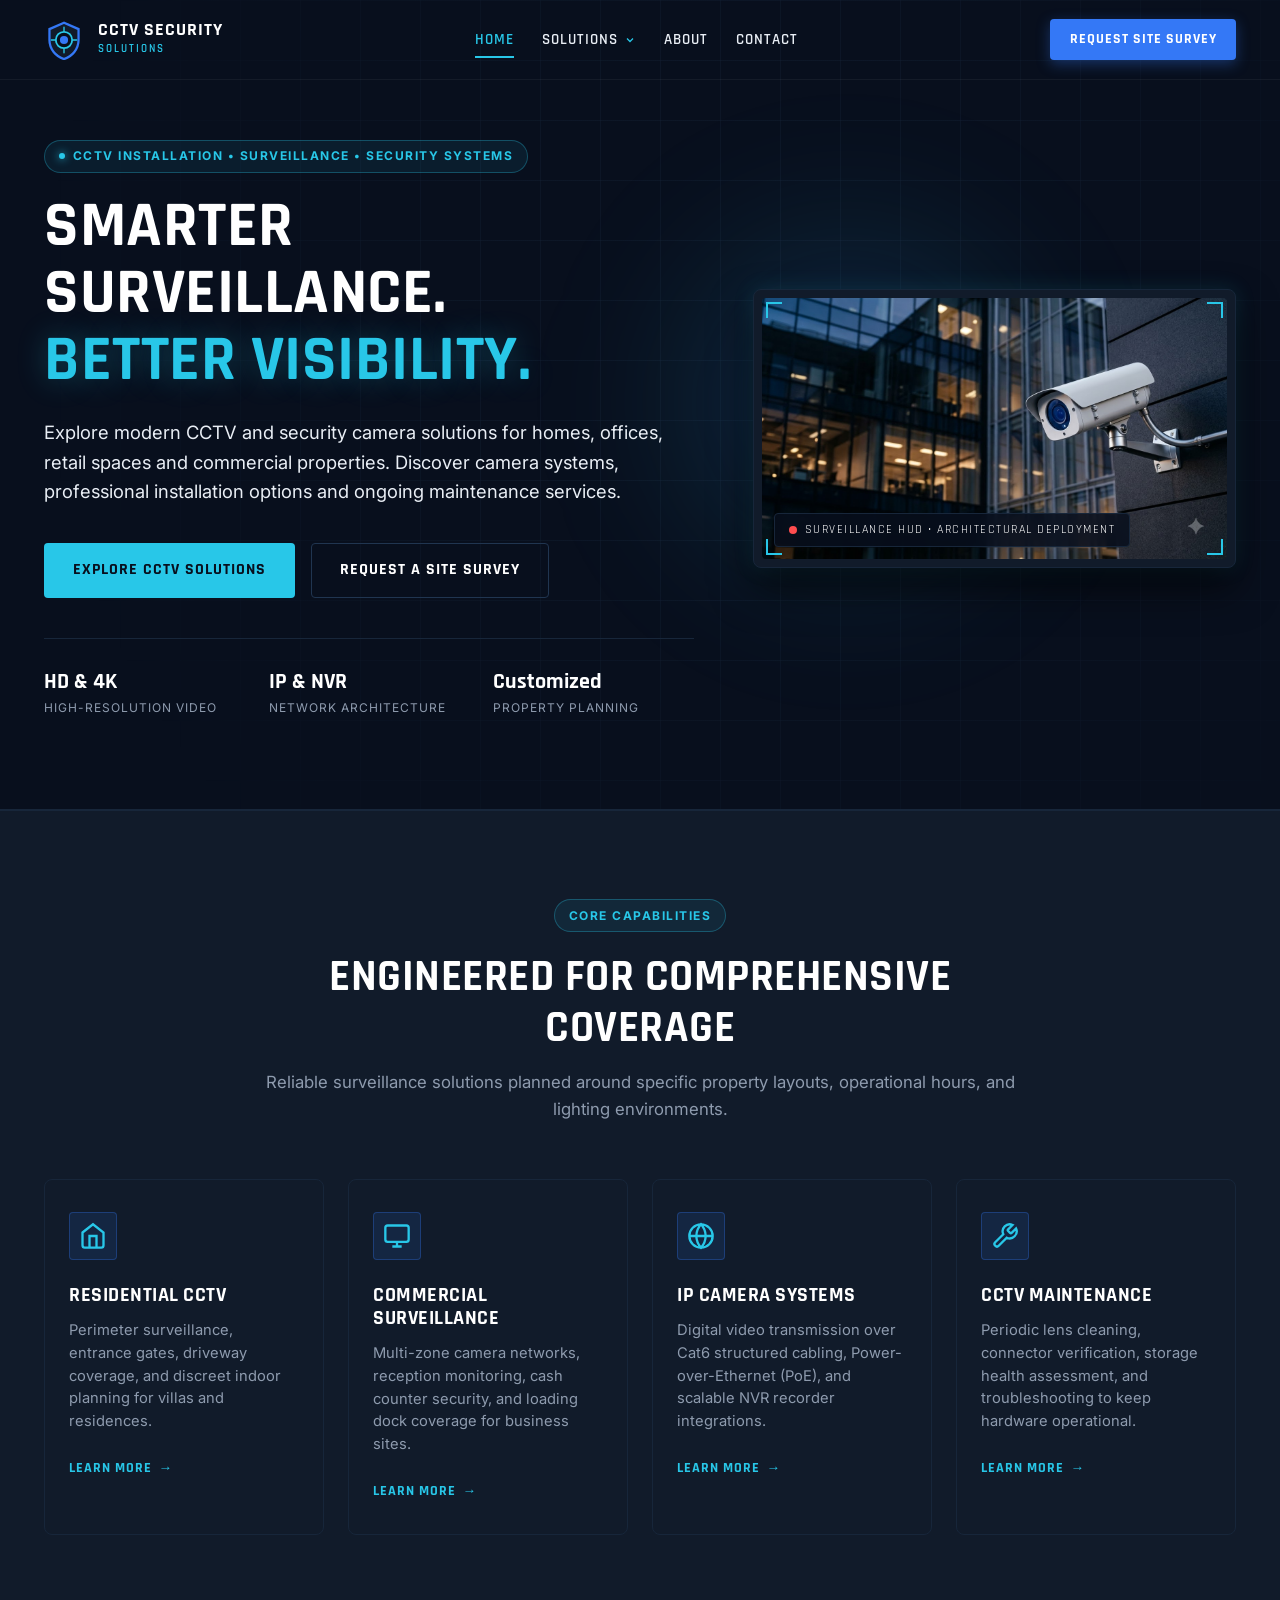
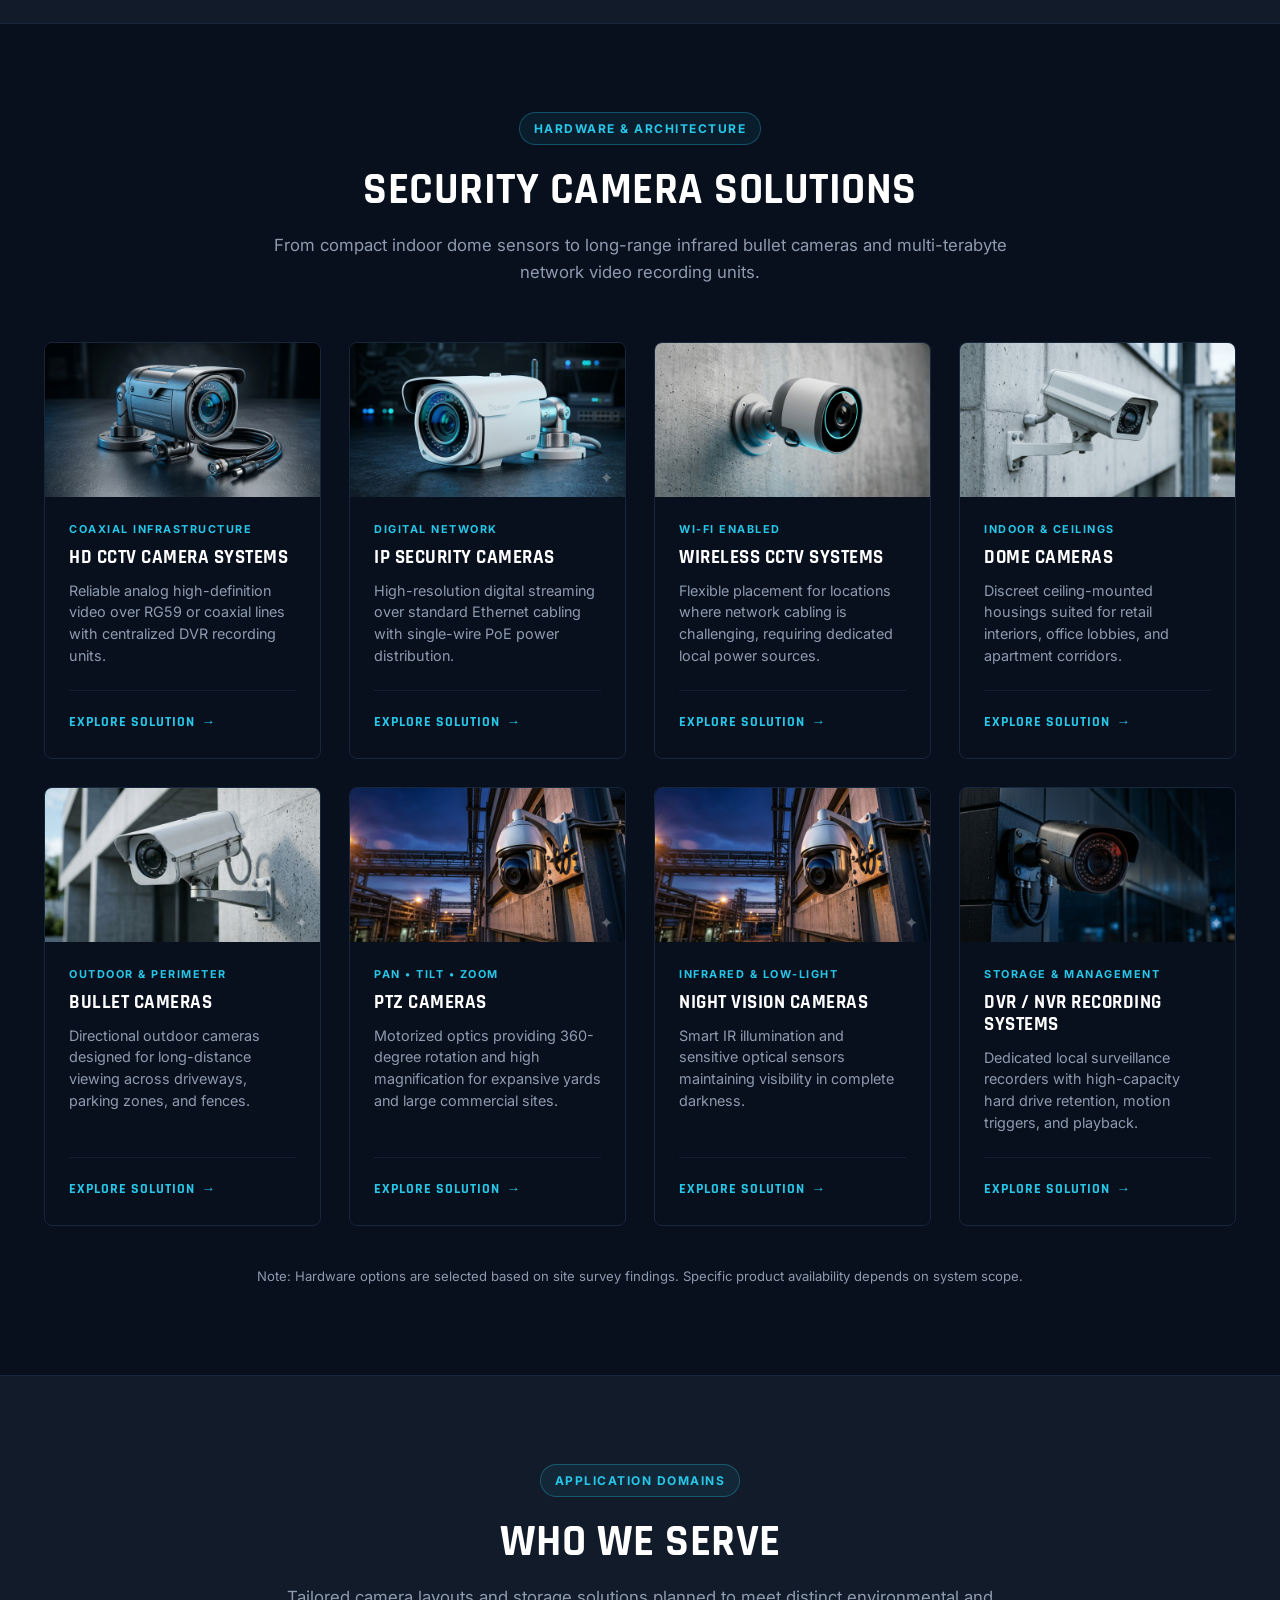
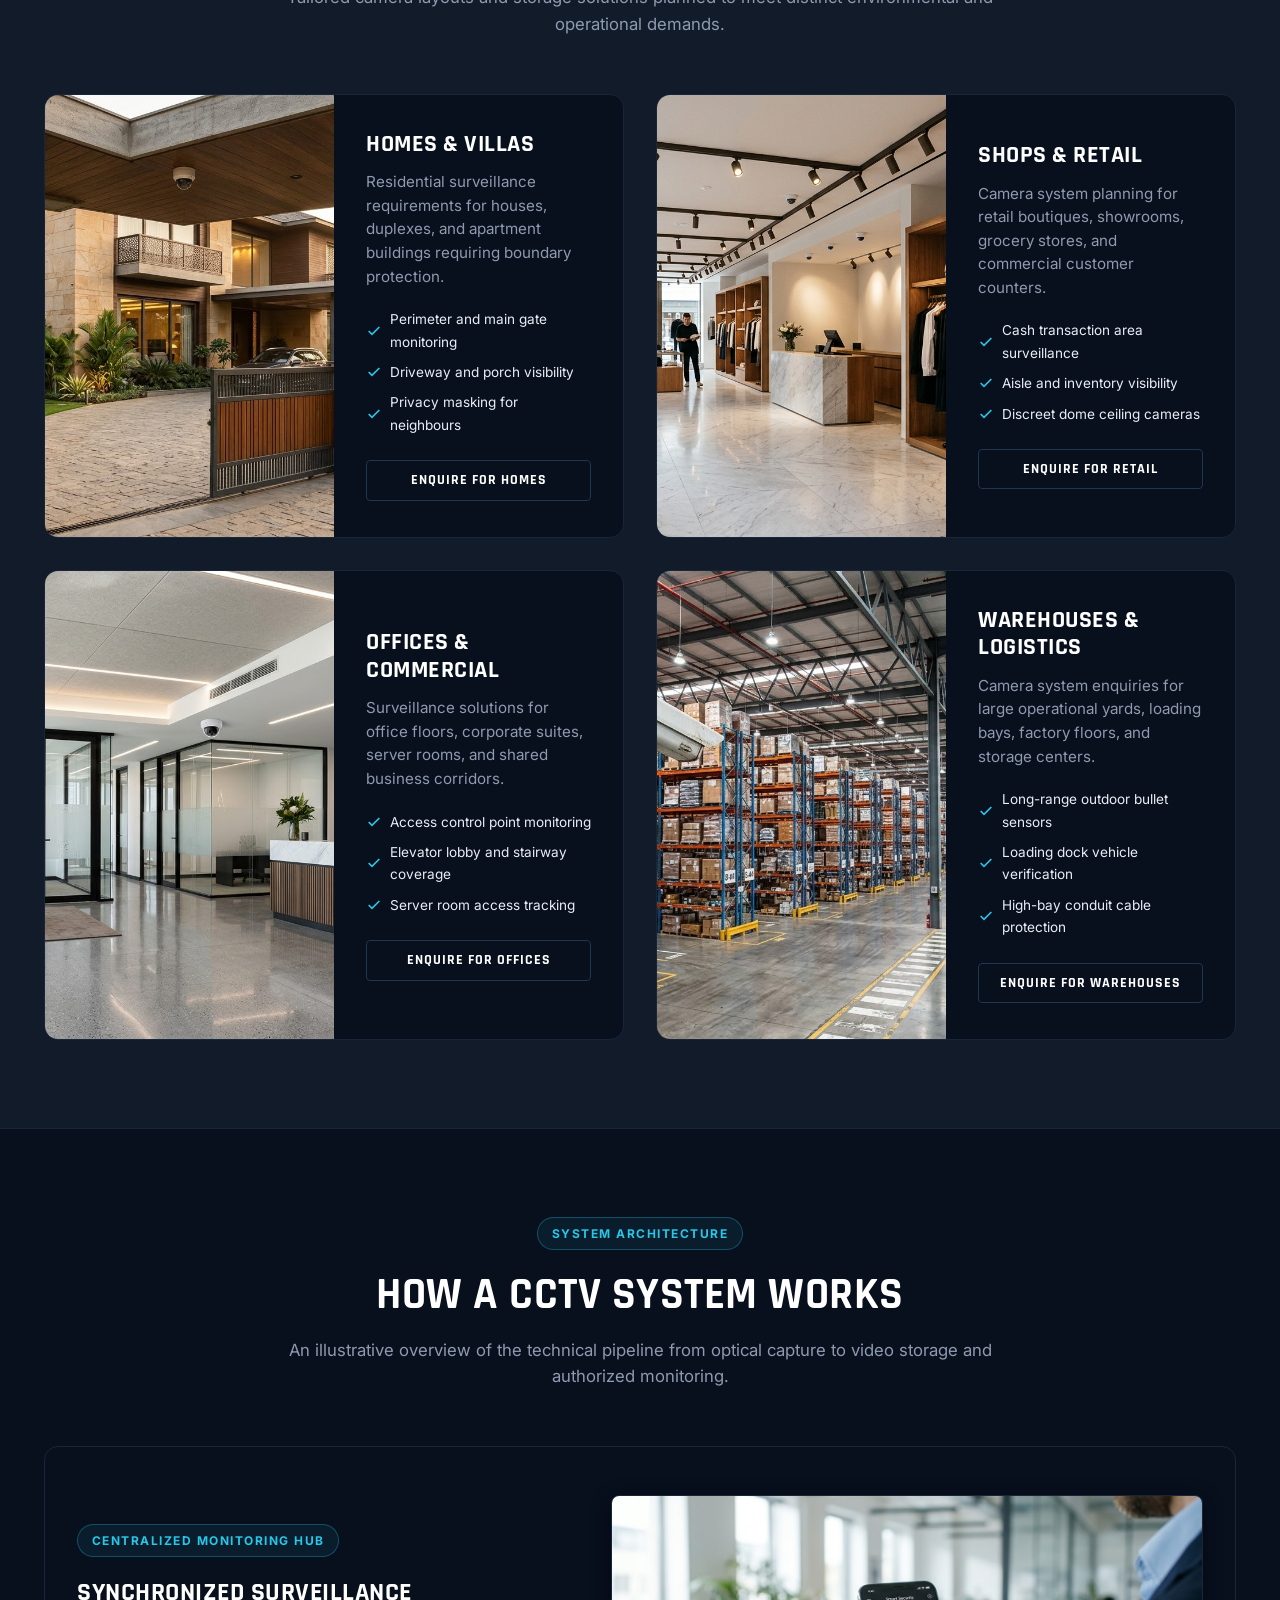
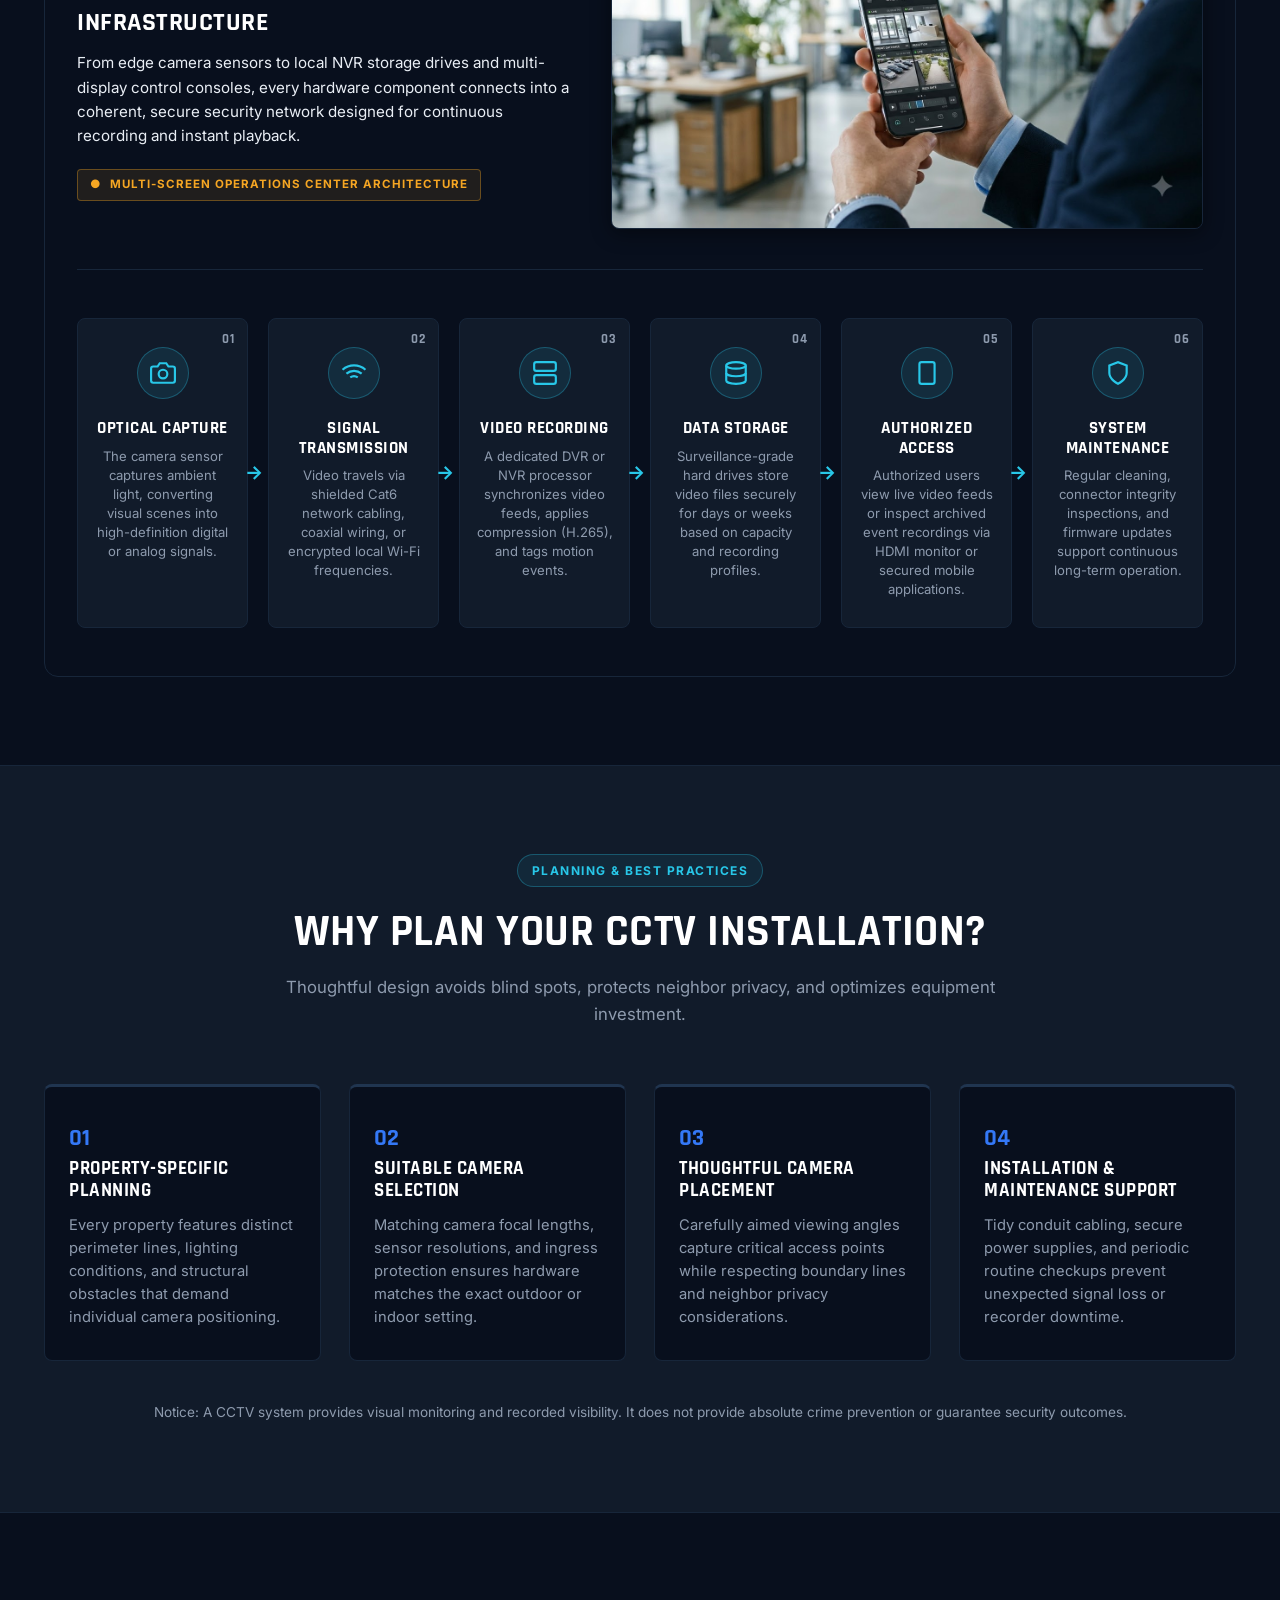
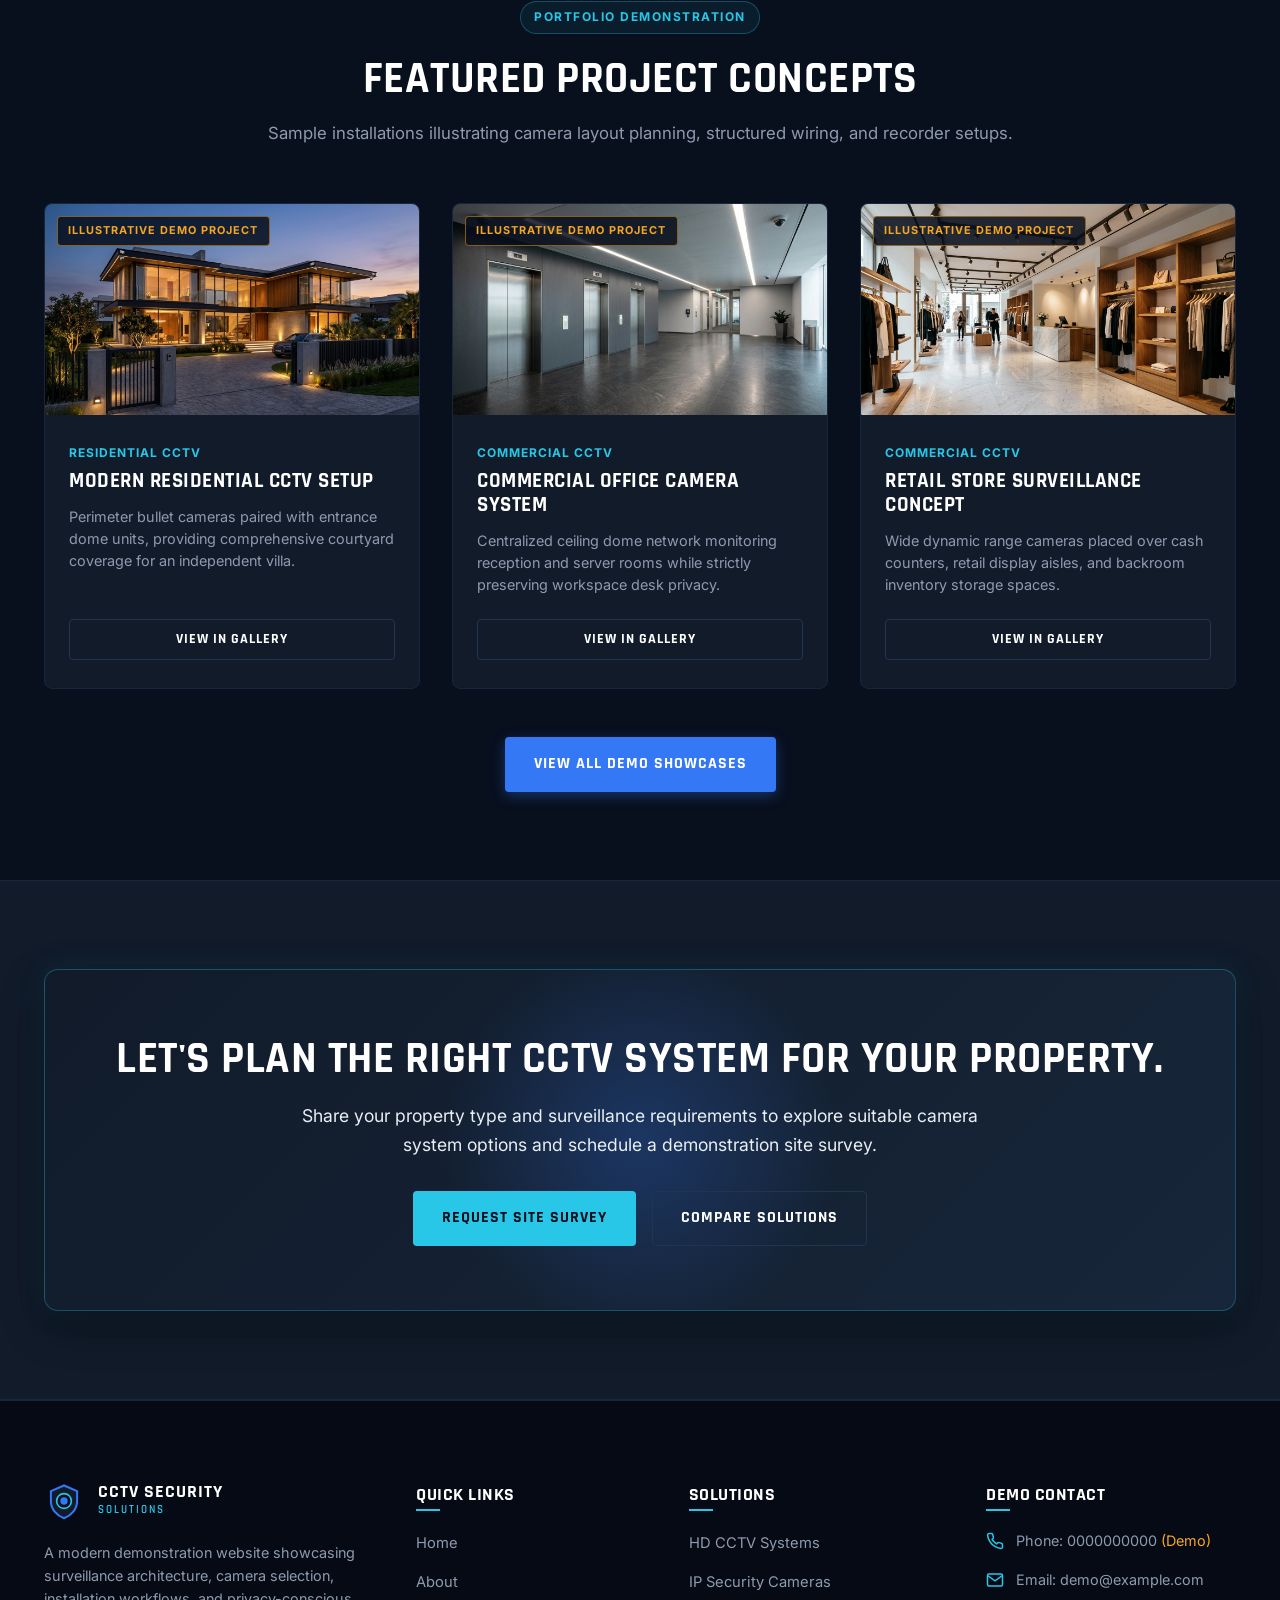
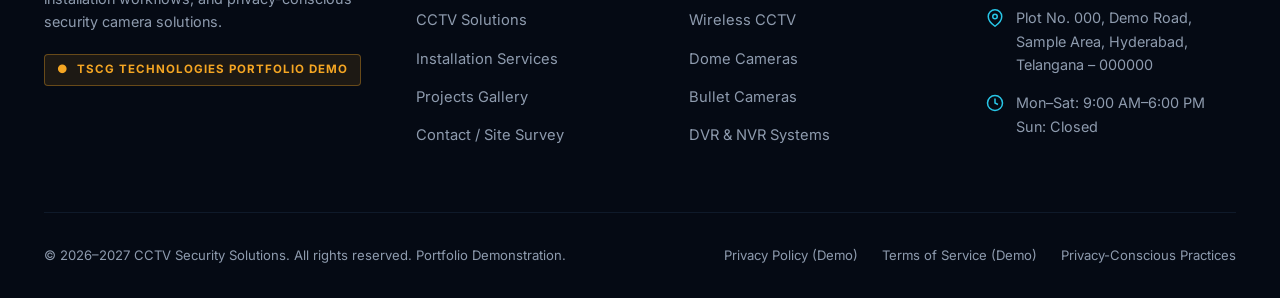
<file: index.html>
<!DOCTYPE html>
<html lang="en">
<head>
  <meta charset="UTF-8">
  <meta name="viewport" content="width=device-width, initial-scale=1.0">
  <title>CCTV Installation & Security Camera Solutions | Home</title>
  <meta name="description" content="Explore modern CCTV installation, IP cameras, security surveillance systems, and professional planning for residential and commercial properties. Demonstration portfolio.">
  <meta name="keywords" content="CCTV installation, security cameras, surveillance systems, IP cameras, DVR, NVR, site survey">
  
  <!-- Open Graph Metadata -->
  <meta property="og:title" content="CCTV Installation & Security Camera Solutions">
  <meta property="og:description" content="Explore modern CCTV surveillance systems, camera selection, and professional installation planning for homes and businesses.">
  <meta property="og:type" content="website">
  <meta property="og:image" content="images/cctv-hero-security-camera.jpg">

  <link rel="stylesheet" href="assets/css/style.css">
</head>
<body>

  <!-- Sticky Header Navigation -->
  <header class="header" role="banner">
    <div class="container header__container">
      <a href="index.html" class="logo" aria-label="CCTV Security Solutions Home">
        <div class="logo__symbol" aria-hidden="true">
          <!-- Abstract camera lens / shield vector symbol -->
          <svg viewBox="0 0 44 44" width="40" height="40" fill="none">
            <path d="M22 3L6 10V22C6 32 13 40 22 43C31 40 38 32 38 22V10L22 3Z" stroke="#3478F6" stroke-width="2.5" fill="#111B2A"/>
            <circle cx="22" cy="22" r="9" stroke="#28C7E8" stroke-width="2" fill="#080F1D"/>
            <circle cx="22" cy="22" r="4.5" fill="#3478F6"/>
            <path d="M22 8V12M22 32V36M8 22H12M32 22H36" stroke="#28C7E8" stroke-width="1.5" stroke-linecap="round"/>
          </svg>
        </div>
        <div class="logo__text-box">
          <span class="logo__title">CCTV SECURITY</span>
          <span class="logo__sub">SOLUTIONS</span>
        </div>
      </a>

      <!-- Desktop Navigation (Clean 4-Item Layout with Dropdown) -->
      <nav class="nav" role="navigation" aria-label="Main Navigation">
        <a href="index.html" class="nav__link active" aria-current="page">Home</a>
        <div class="nav__dropdown">
          <a href="solutions.html" class="nav__link nav__dropdown-toggle" aria-haspopup="true" aria-expanded="false">
            Solutions
            <svg class="nav__dropdown-icon" width="12" height="12" viewBox="0 0 24 24" fill="none" stroke="currentColor" stroke-width="2.5" aria-hidden="true"><polyline points="6 9 12 15 18 9"/></svg>
          </a>
          <div class="dropdown-menu" role="menu">
            <a href="solutions.html" class="dropdown-item" role="menuitem">
              <div class="dropdown-item__icon" aria-hidden="true">
                <svg width="18" height="18" viewBox="0 0 24 24" fill="none" stroke="currentColor" stroke-width="2"><path d="M23 19a2 2 0 0 1-2 2H3a2 2 0 0 1-2-2V8a2 2 0 0 1 2-2h4l2-3h6l2 3h4a2 2 0 0 1 2 2z"/><circle cx="12" cy="13" r="4"/></svg>
              </div>
              <div>
                <span class="dropdown-item__title">CCTV Solutions</span>
                <span class="dropdown-item__desc">IP, HD, Dome, Bullet &amp; PTZ cameras</span>
              </div>
            </a>
            <a href="services.html" class="dropdown-item" role="menuitem">
              <div class="dropdown-item__icon" aria-hidden="true">
                <svg width="18" height="18" viewBox="0 0 24 24" fill="none" stroke="currentColor" stroke-width="2"><path d="M14.7 6.3a1 1 0 0 0 0 1.4l1.6 1.6a1 1 0 0 0 1.4 0l3.77-3.77a6 6 0 0 1-7.94 7.94l-6.91 6.91a2.12 2.12 0 0 1-3-3l6.91-6.91a6 6 0 0 1 7.94-7.94l-3.76 3.76z"/></svg>
              </div>
              <div>
                <span class="dropdown-item__title">Installation Services</span>
                <span class="dropdown-item__desc">Residential, commercial, NVR &amp; AMC</span>
              </div>
            </a>
            <a href="projects.html" class="dropdown-item" role="menuitem">
              <div class="dropdown-item__icon" aria-hidden="true">
                <svg width="18" height="18" viewBox="0 0 24 24" fill="none" stroke="currentColor" stroke-width="2"><rect x="3" y="3" width="18" height="18" rx="2" ry="2"/><circle cx="8.5" cy="8.5" r="1.5"/><polyline points="21 15 16 10 5 21"/></svg>
              </div>
              <div>
                <span class="dropdown-item__title">Projects Showcase</span>
                <span class="dropdown-item__desc">Illustrative demo installation gallery</span>
              </div>
            </a>
          </div>
        </div>
        <a href="about.html" class="nav__link">About</a>
        <a href="contact.html" class="nav__link">Contact</a>
      </nav>

      <!-- Header Actions -->
      <div class="header__actions">
        <a href="contact.html" class="btn btn--primary btn--sm">Request Site Survey</a>
        
        <!-- Mobile Hamburger Toggle -->
        <button class="hamburger" aria-label="Toggle navigation menu" aria-expanded="false">
          <span></span>
          <span></span>
          <span></span>
        </button>
      </div>
    </div>
  </header>

  <!-- Mobile Drawer & Overlay -->
  <div class="mobile-nav__overlay" aria-hidden="true"></div>
  <aside class="mobile-nav" aria-label="Mobile Navigation Drawer">
    <div class="mobile-nav__links">
      <a href="index.html" class="mobile-nav__link active">Home <span>→</span></a>
      <div class="mobile-nav__dropdown">
        <button class="mobile-nav__dropdown-btn" aria-expanded="false">
          <span>Solutions &amp; Services</span>
          <svg class="mobile-nav__dropdown-icon" width="14" height="14" viewBox="0 0 24 24" fill="none" stroke="currentColor" stroke-width="2.5"><polyline points="6 9 12 15 18 9"/></svg>
        </button>
        <div class="mobile-nav__sublinks">
          <a href="solutions.html" class="mobile-nav__sublink">● CCTV Solutions</a>
          <a href="services.html" class="mobile-nav__sublink">● Installation Services</a>
          <a href="projects.html" class="mobile-nav__sublink">● Projects Showcase</a>
        </div>
      </div>
      <a href="about.html" class="mobile-nav__link">About <span>→</span></a>
      <a href="contact.html" class="mobile-nav__link">Contact / Survey <span>→</span></a>
    </div>
    <div class="mobile-nav__bottom">
      <div class="demo-disclaimer-pill">
        <span>●</span> Demonstration Website Portfolio
      </div>
      <a href="contact.html" class="btn btn--primary btn--full">Book Demo Site Survey</a>
    </div>
  </aside>

  <!-- Main Content -->
  <main id="main-content">
    
    <!-- Hero Section -->
    <section class="hero" aria-labelledby="hero-heading">
      <div class="hero__bg-grid" aria-hidden="true"></div>
      <div class="hero__glow" aria-hidden="true"></div>
      
      <div class="container hero__inner">
        <div class="hero__content">
          <div class="tech-badge">
            <span class="tech-badge__dot"></span>
            CCTV INSTALLATION • SURVEILLANCE • SECURITY SYSTEMS
          </div>
          <h1 id="hero-heading" class="hero__headline">
            SMARTER SURVEILLANCE.
            <span>BETTER VISIBILITY.</span>
          </h1>
          <p class="hero__description">
            Explore modern CCTV and security camera solutions for homes, offices, retail spaces and commercial properties. Discover camera systems, professional installation options and ongoing maintenance services.
          </p>
          <div class="hero__cta-group">
            <a href="solutions.html" class="btn btn--cyan">Explore CCTV Solutions</a>
            <a href="contact.html" class="btn btn--outline">Request a Site Survey</a>
          </div>

          <div class="hero__telemetry">
            <div class="telemetry-item">
              <span class="telemetry-item__val">HD &amp; 4K</span>
              <span class="telemetry-item__label">High-Resolution Video</span>
            </div>
            <div class="telemetry-item">
              <span class="telemetry-item__val">IP &amp; NVR</span>
              <span class="telemetry-item__label">Network Architecture</span>
            </div>
            <div class="telemetry-item">
              <span class="telemetry-item__val">Customized</span>
              <span class="telemetry-item__label">Property Planning</span>
            </div>
          </div>
        </div>

        <div class="hero__media">
          <div class="hero__media-card">
            <!-- HUD Reticles -->
            <div class="hud-corner hud-corner--tl"></div>
            <div class="hud-corner hud-corner--tr"></div>
            <div class="hud-corner hud-corner--bl"></div>
            <div class="hud-corner hud-corner--br"></div>
            
            <img src="images/cctv-hero-security-camera.jpg" 
                 alt="Modern professional CCTV camera installed on a contemporary commercial building" 
                 width="1280" height="720"
                 data-intended-file="cctv-hero-security-camera.jpg">
            
            <div class="hud-tag">
              <span class="hud-tag__rec"></span>
              SURVEILLANCE HUD • ARCHITECTURAL DEPLOYMENT
            </div>
          </div>
        </div>
      </div>
    </section>

    <!-- Service Highlights (4 Premium Highlights) -->
    <section class="section section--alt" aria-labelledby="highlights-heading">
      <div class="container">
        <div class="section-header">
          <div class="tech-badge">CORE CAPABILITIES</div>
          <h2 id="highlights-heading" class="section-title">ENGINEERED FOR COMPREHENSIVE COVERAGE</h2>
          <p class="section-desc">Reliable surveillance solutions planned around specific property layouts, operational hours, and lighting environments.</p>
        </div>

        <div class="highlights-grid">
          <!-- Highlight 1 -->
          <article class="highlight-card">
            <div class="highlight-card__icon" aria-hidden="true">
              <svg width="28" height="28" viewBox="0 0 24 24" fill="none" stroke="currentColor" stroke-width="2">
                <path d="M3 9l9-7 9 7v11a2 2 0 0 1-2 2H5a2 2 0 0 1-2-2z"/>
                <polyline points="9 22 9 12 15 12 15 22"/>
              </svg>
            </div>
            <h3 class="highlight-card__title">Residential CCTV</h3>
            <p class="highlight-card__desc">Perimeter surveillance, entrance gates, driveway coverage, and discreet indoor planning for villas and residences.</p>
            <a href="services.html#residential" class="highlight-card__link">Learn More <span>→</span></a>
          </article>

          <!-- Highlight 2 -->
          <article class="highlight-card">
            <div class="highlight-card__icon" aria-hidden="true">
              <svg width="28" height="28" viewBox="0 0 24 24" fill="none" stroke="currentColor" stroke-width="2">
                <rect x="2" y="3" width="20" height="14" rx="2" ry="2"/>
                <line x1="8" y1="21" x2="16" y2="21"/>
                <line x1="12" y1="17" x2="12" y2="21"/>
              </svg>
            </div>
            <h3 class="highlight-card__title">Commercial Surveillance</h3>
            <p class="highlight-card__desc">Multi-zone camera networks, reception monitoring, cash counter security, and loading dock coverage for business sites.</p>
            <a href="services.html#commercial" class="highlight-card__link">Learn More <span>→</span></a>
          </article>

          <!-- Highlight 3 -->
          <article class="highlight-card">
            <div class="highlight-card__icon" aria-hidden="true">
              <svg width="28" height="28" viewBox="0 0 24 24" fill="none" stroke="currentColor" stroke-width="2">
                <circle cx="12" cy="12" r="10"/>
                <line x1="2" y1="12" x2="22" y2="12"/>
                <path d="M12 2a15.3 15.3 0 0 1 4 10 15.3 15.3 0 0 1-4 10 15.3 15.3 0 0 1-4-10 15.3 15.3 0 0 1 4-10z"/>
              </svg>
            </div>
            <h3 class="highlight-card__title">IP Camera Systems</h3>
            <p class="highlight-card__desc">Digital video transmission over Cat6 structured cabling, Power-over-Ethernet (PoE), and scalable NVR recorder integrations.</p>
            <a href="solutions.html#ip-cameras" class="highlight-card__link">Learn More <span>→</span></a>
          </article>

          <!-- Highlight 4 -->
          <article class="highlight-card">
            <div class="highlight-card__icon" aria-hidden="true">
              <svg width="28" height="28" viewBox="0 0 24 24" fill="none" stroke="currentColor" stroke-width="2">
                <path d="M14.7 6.3a1 1 0 0 0 0 1.4l1.6 1.6a1 1 0 0 0 1.4 0l3.77-3.77a6 6 0 0 1-7.94 7.94l-6.91 6.91a2.12 2.12 0 0 1-3-3l6.91-6.91a6 6 0 0 1 7.94-7.94l-3.76 3.76z"/>
              </svg>
            </div>
            <h3 class="highlight-card__title">CCTV Maintenance</h3>
            <p class="highlight-card__desc">Periodic lens cleaning, connector verification, storage health assessment, and troubleshooting to keep hardware operational.</p>
            <a href="services.html#maintenance" class="highlight-card__link">Learn More <span>→</span></a>
          </article>
        </div>
      </div>
    </section>

    <!-- Main Solutions Overview (8 Cards) -->
    <section class="section section--dark" aria-labelledby="solutions-heading">
      <div class="container">
        <div class="section-header">
          <div class="tech-badge">HARDWARE &amp; ARCHITECTURE</div>
          <h2 id="solutions-heading" class="section-title">SECURITY CAMERA SOLUTIONS</h2>
          <p class="section-desc">From compact indoor dome sensors to long-range infrared bullet cameras and multi-terabyte network video recording units.</p>
        </div>

        <div class="solutions-grid">
          <!-- Solution 1 -->
          <article class="solution-card">
            <div class="solution-card__media">
              <img src="images/cctv-hd-camera.jpg" alt="HD CCTV Camera Systems" loading="lazy" width="600" height="338">
            </div>
            <div class="solution-card__body">
              <span class="solution-card__badge">Coaxial Infrastructure</span>
              <h3 class="solution-card__title">HD CCTV Camera Systems</h3>
              <p class="solution-card__desc">Reliable analog high-definition video over RG59 or coaxial lines with centralized DVR recording units.</p>
              <div class="solution-card__footer">
                <a href="solutions.html#hd-cctv" class="highlight-card__link">Explore Solution <span>→</span></a>
              </div>
            </div>
          </article>

          <!-- Solution 2 -->
          <article class="solution-card">
            <div class="solution-card__media">
              <img src="images/cctv-ip-camera.jpg" alt="IP Security Cameras" loading="lazy" width="600" height="338">
            </div>
            <div class="solution-card__body">
              <span class="solution-card__badge">Digital Network</span>
              <h3 class="solution-card__title">IP Security Cameras</h3>
              <p class="solution-card__desc">High-resolution digital streaming over standard Ethernet cabling with single-wire PoE power distribution.</p>
              <div class="solution-card__footer">
                <a href="solutions.html#ip-cameras" class="highlight-card__link">Explore Solution <span>→</span></a>
              </div>
            </div>
          </article>

          <!-- Solution 3 -->
          <article class="solution-card">
            <div class="solution-card__media">
              <img src="images/cctv-wireless-camera.jpg" alt="Wireless CCTV Systems" loading="lazy" width="600" height="338">
            </div>
            <div class="solution-card__body">
              <span class="solution-card__badge">Wi-Fi Enabled</span>
              <h3 class="solution-card__title">Wireless CCTV Systems</h3>
              <p class="solution-card__desc">Flexible placement for locations where network cabling is challenging, requiring dedicated local power sources.</p>
              <div class="solution-card__footer">
                <a href="solutions.html#wireless" class="highlight-card__link">Explore Solution <span>→</span></a>
              </div>
            </div>
          </article>

          <!-- Solution 4 -->
          <article class="solution-card">
            <div class="solution-card__media">
              <img src="images/cctv-dome-camera.jpg" alt="Dome Cameras" loading="lazy" width="600" height="338">
            </div>
            <div class="solution-card__body">
              <span class="solution-card__badge">Indoor &amp; Ceilings</span>
              <h3 class="solution-card__title">Dome Cameras</h3>
              <p class="solution-card__desc">Discreet ceiling-mounted housings suited for retail interiors, office lobbies, and apartment corridors.</p>
              <div class="solution-card__footer">
                <a href="solutions.html#dome" class="highlight-card__link">Explore Solution <span>→</span></a>
              </div>
            </div>
          </article>

          <!-- Solution 5 -->
          <article class="solution-card">
            <div class="solution-card__media">
              <img src="images/cctv-bullet-camera.jpg" alt="Bullet Cameras" loading="lazy" width="600" height="338">
            </div>
            <div class="solution-card__body">
              <span class="solution-card__badge">Outdoor &amp; Perimeter</span>
              <h3 class="solution-card__title">Bullet Cameras</h3>
              <p class="solution-card__desc">Directional outdoor cameras designed for long-distance viewing across driveways, parking zones, and fences.</p>
              <div class="solution-card__footer">
                <a href="solutions.html#bullet" class="highlight-card__link">Explore Solution <span>→</span></a>
              </div>
            </div>
          </article>

          <!-- Solution 6 -->
          <article class="solution-card">
            <div class="solution-card__media">
              <img src="images/cctv-ptz-camera.jpg" alt="PTZ Cameras" loading="lazy" width="600" height="338">
            </div>
            <div class="solution-card__body">
              <span class="solution-card__badge">Pan • Tilt • Zoom</span>
              <h3 class="solution-card__title">PTZ Cameras</h3>
              <p class="solution-card__desc">Motorized optics providing 360-degree rotation and high magnification for expansive yards and large commercial sites.</p>
              <div class="solution-card__footer">
                <a href="solutions.html#ptz" class="highlight-card__link">Explore Solution <span>→</span></a>
              </div>
            </div>
          </article>

          <!-- Solution 7 -->
          <article class="solution-card">
            <div class="solution-card__media">
              <img src="images/cctv-night-vision-camera.jpg" alt="Night Vision Cameras" loading="lazy" width="600" height="338">
            </div>
            <div class="solution-card__body">
              <span class="solution-card__badge">Infrared &amp; Low-Light</span>
              <h3 class="solution-card__title">Night Vision Cameras</h3>
              <p class="solution-card__desc">Smart IR illumination and sensitive optical sensors maintaining visibility in complete darkness.</p>
              <div class="solution-card__footer">
                <a href="solutions.html#night-vision" class="highlight-card__link">Explore Solution <span>→</span></a>
              </div>
            </div>
          </article>

          <!-- Solution 8 -->
          <article class="solution-card">
            <div class="solution-card__media">
              <img src="images/cctv-nvr-recorder.jpg" alt="DVR / NVR Recording Systems" loading="lazy" width="600" height="338">
            </div>
            <div class="solution-card__body">
              <span class="solution-card__badge">Storage &amp; Management</span>
              <h3 class="solution-card__title">DVR / NVR Recording Systems</h3>
              <p class="solution-card__desc">Dedicated local surveillance recorders with high-capacity hard drive retention, motion triggers, and playback.</p>
              <div class="solution-card__footer">
                <a href="solutions.html#recording" class="highlight-card__link">Explore Solution <span>→</span></a>
              </div>
            </div>
          </article>
        </div>

        <div style="text-align: center; margin-top: 2.5rem;">
          <p class="text-muted" style="font-size: 0.82rem;">Note: Hardware options are selected based on site survey findings. Specific product availability depends on system scope.</p>
        </div>
      </div>
    </section>

    <!-- Who We Serve (4 Large Image Panels) -->
    <section class="section section--alt" aria-labelledby="sectors-heading">
      <div class="container">
        <div class="section-header">
          <div class="tech-badge">APPLICATION DOMAINS</div>
          <h2 id="sectors-heading" class="section-title">WHO WE SERVE</h2>
          <p class="section-desc">Tailored camera layouts and storage solutions planned to meet distinct environmental and operational demands.</p>
        </div>

        <div class="sectors-grid">
          <!-- Sector 1: Homes & Villas -->
          <article class="sector-panel">
            <div class="sector-panel__media">
              <img src="images/cctv-residential-installation.jpg" alt="Residential surveillance installation" loading="lazy">
            </div>
            <div class="sector-panel__content">
              <h3 class="sector-panel__title">Homes &amp; Villas</h3>
              <p class="sector-panel__desc">Residential surveillance requirements for houses, duplexes, and apartment buildings requiring boundary protection.</p>
              <ul class="sector-panel__points">
                <li>
                  <svg width="16" height="16" viewBox="0 0 24 24" fill="none" stroke="currentColor" stroke-width="2.5"><polyline points="20 6 9 17 4 12"/></svg>
                  Perimeter and main gate monitoring
                </li>
                <li>
                  <svg width="16" height="16" viewBox="0 0 24 24" fill="none" stroke="currentColor" stroke-width="2.5"><polyline points="20 6 9 17 4 12"/></svg>
                  Driveway and porch visibility
                </li>
                <li>
                  <svg width="16" height="16" viewBox="0 0 24 24" fill="none" stroke="currentColor" stroke-width="2.5"><polyline points="20 6 9 17 4 12"/></svg>
                  Privacy masking for neighbours
                </li>
              </ul>
              <a href="contact.html" class="btn btn--outline btn--sm">Enquire for Homes</a>
            </div>
          </article>

          <!-- Sector 2: Shops & Retail -->
          <article class="sector-panel">
            <div class="sector-panel__media">
              <img src="images/cctv-project-retail.jpg" alt="Retail store surveillance setup" loading="lazy">
            </div>
            <div class="sector-panel__content">
              <h3 class="sector-panel__title">Shops &amp; Retail</h3>
              <p class="sector-panel__desc">Camera system planning for retail boutiques, showrooms, grocery stores, and commercial customer counters.</p>
              <ul class="sector-panel__points">
                <li>
                  <svg width="16" height="16" viewBox="0 0 24 24" fill="none" stroke="currentColor" stroke-width="2.5"><polyline points="20 6 9 17 4 12"/></svg>
                  Cash transaction area surveillance
                </li>
                <li>
                  <svg width="16" height="16" viewBox="0 0 24 24" fill="none" stroke="currentColor" stroke-width="2.5"><polyline points="20 6 9 17 4 12"/></svg>
                  Aisle and inventory visibility
                </li>
                <li>
                  <svg width="16" height="16" viewBox="0 0 24 24" fill="none" stroke="currentColor" stroke-width="2.5"><polyline points="20 6 9 17 4 12"/></svg>
                  Discreet dome ceiling cameras
                </li>
              </ul>
              <a href="contact.html" class="btn btn--outline btn--sm">Enquire for Retail</a>
            </div>
          </article>

          <!-- Sector 3: Offices & Commercial Spaces -->
          <article class="sector-panel">
            <div class="sector-panel__media">
              <img src="images/cctv-commercial-installation.jpg" alt="Commercial office security cameras" loading="lazy">
            </div>
            <div class="sector-panel__content">
              <h3 class="sector-panel__title">Offices &amp; Commercial</h3>
              <p class="sector-panel__desc">Surveillance solutions for office floors, corporate suites, server rooms, and shared business corridors.</p>
              <ul class="sector-panel__points">
                <li>
                  <svg width="16" height="16" viewBox="0 0 24 24" fill="none" stroke="currentColor" stroke-width="2.5"><polyline points="20 6 9 17 4 12"/></svg>
                  Access control point monitoring
                </li>
                <li>
                  <svg width="16" height="16" viewBox="0 0 24 24" fill="none" stroke="currentColor" stroke-width="2.5"><polyline points="20 6 9 17 4 12"/></svg>
                  Elevator lobby and stairway coverage
                </li>
                <li>
                  <svg width="16" height="16" viewBox="0 0 24 24" fill="none" stroke="currentColor" stroke-width="2.5"><polyline points="20 6 9 17 4 12"/></svg>
                  Server room access tracking
                </li>
              </ul>
              <a href="contact.html" class="btn btn--outline btn--sm">Enquire for Offices</a>
            </div>
          </article>

          <!-- Sector 4: Warehouses & Industrial Spaces -->
          <article class="sector-panel">
            <div class="sector-panel__media">
              <img src="images/cctv-project-warehouse.jpg" alt="Warehouse industrial camera system" loading="lazy">
            </div>
            <div class="sector-panel__content">
              <h3 class="sector-panel__title">Warehouses &amp; Logistics</h3>
              <p class="sector-panel__desc">Camera system enquiries for large operational yards, loading bays, factory floors, and storage centers.</p>
              <ul class="sector-panel__points">
                <li>
                  <svg width="16" height="16" viewBox="0 0 24 24" fill="none" stroke="currentColor" stroke-width="2.5"><polyline points="20 6 9 17 4 12"/></svg>
                  Long-range outdoor bullet sensors
                </li>
                <li>
                  <svg width="16" height="16" viewBox="0 0 24 24" fill="none" stroke="currentColor" stroke-width="2.5"><polyline points="20 6 9 17 4 12"/></svg>
                  Loading dock vehicle verification
                </li>
                <li>
                  <svg width="16" height="16" viewBox="0 0 24 24" fill="none" stroke="currentColor" stroke-width="2.5"><polyline points="20 6 9 17 4 12"/></svg>
                  High-bay conduit cable protection
                </li>
              </ul>
              <a href="contact.html" class="btn btn--outline btn--sm">Enquire for Warehouses</a>
            </div>
          </article>
        </div>
      </div>
    </section>

    <!-- How a CCTV System Works (6 Steps Visual Diagram) -->
    <section class="section section--dark" aria-labelledby="workflow-heading">
      <div class="container">
        <div class="section-header">
          <div class="tech-badge">SYSTEM ARCHITECTURE</div>
          <h2 id="workflow-heading" class="section-title">HOW A CCTV SYSTEM WORKS</h2>
          <p class="section-desc">An illustrative overview of the technical pipeline from optical capture to video storage and authorized monitoring.</p>
        </div>

        <div class="system-diagram">
          <div style="display: grid; grid-template-columns: 1fr 1.2fr; gap: 2.5rem; align-items: center; margin-bottom: 3rem; padding-bottom: 2.5rem; border-bottom: 1px solid var(--border-color);">
            <div>
              <div class="tech-badge">CENTRALIZED MONITORING HUB</div>
              <h3 style="font-size: 1.65rem; margin-bottom: 0.85rem; color: var(--color-white);">SYNCHRONIZED SURVEILLANCE INFRASTRUCTURE</h3>
              <p style="font-size: 0.95rem; color: var(--color-grey); line-height: 1.6; margin-bottom: 1.25rem;">
                From edge camera sensors to local NVR storage drives and multi-display control consoles, every hardware component connects into a coherent, secure security network designed for continuous recording and instant playback.
              </p>
              <div class="demo-disclaimer-pill">
                <span>●</span> Multi-Screen Operations Center Architecture
              </div>
            </div>
            <div style="border-radius: var(--radius-md); overflow: hidden; border: 1px solid var(--border-color); box-shadow: var(--shadow-subtle);">
              <img src="images/cctv-camera-monitoring-system.jpg" alt="Multi-Screen Security Camera Monitoring Operations Center" loading="lazy" style="width: 100%; aspect-ratio: 16/9; object-fit: cover;">
            </div>
          </div>

          <div class="diagram-steps">
            <!-- Step 1 -->
            <div class="diagram-step">
              <span class="diagram-step__num">01</span>
              <div class="diagram-step__icon" aria-hidden="true">
                <svg width="26" height="26" viewBox="0 0 24 24" fill="none" stroke="currentColor" stroke-width="2">
                  <path d="M23 19a2 2 0 0 1-2 2H3a2 2 0 0 1-2-2V8a2 2 0 0 1 2-2h4l2-3h6l2 3h4a2 2 0 0 1 2 2z"/>
                  <circle cx="12" cy="13" r="4"/>
                </svg>
              </div>
              <h3 class="diagram-step__title">Optical Capture</h3>
              <p class="diagram-step__desc">The camera sensor captures ambient light, converting visual scenes into high-definition digital or analog signals.</p>
            </div>

            <!-- Step 2 -->
            <div class="diagram-step">
              <span class="diagram-step__num">02</span>
              <div class="diagram-step__icon" aria-hidden="true">
                <svg width="26" height="26" viewBox="0 0 24 24" fill="none" stroke="currentColor" stroke-width="2">
                  <path d="M5 12.55a11 11 0 0 1 14.08 0"/>
                  <path d="M1.42 9a16 16 0 0 1 21.16 0"/>
                  <path d="M8.53 16.11a6 6 0 0 1 6.95 0"/>
                  <line x1="12" y1="20" x2="12.01" y2="20"/>
                </svg>
              </div>
              <h3 class="diagram-step__title">Signal Transmission</h3>
              <p class="diagram-step__desc">Video travels via shielded Cat6 network cabling, coaxial wiring, or encrypted local Wi-Fi frequencies.</p>
            </div>

            <!-- Step 3 -->
            <div class="diagram-step">
              <span class="diagram-step__num">03</span>
              <div class="diagram-step__icon" aria-hidden="true">
                <svg width="26" height="26" viewBox="0 0 24 24" fill="none" stroke="currentColor" stroke-width="2">
                  <rect x="2" y="2" width="20" height="8" rx="2" ry="2"/>
                  <rect x="2" y="14" width="20" height="8" rx="2" ry="2"/>
                  <line x1="6" y1="6" x2="6.01" y2="6"/>
                  <line x1="6" y1="18" x2="6.01" y2="18"/>
                </svg>
              </div>
              <h3 class="diagram-step__title">Video Recording</h3>
              <p class="diagram-step__desc">A dedicated DVR or NVR processor synchronizes video feeds, applies compression (H.265), and tags motion events.</p>
            </div>

            <!-- Step 4 -->
            <div class="diagram-step">
              <span class="diagram-step__num">04</span>
              <div class="diagram-step__icon" aria-hidden="true">
                <svg width="26" height="26" viewBox="0 0 24 24" fill="none" stroke="currentColor" stroke-width="2">
                  <ellipse cx="12" cy="5" rx="9" ry="3"/>
                  <path d="M21 12c0 1.66-4 3-9 3s-9-1.34-9-3"/>
                  <path d="M3 5v14c0 1.66 4 3 9 3s9-1.34 9-3V5"/>
                </svg>
              </div>
              <h3 class="diagram-step__title">Data Storage</h3>
              <p class="diagram-step__desc">Surveillance-grade hard drives store video files securely for days or weeks based on capacity and recording profiles.</p>
            </div>

            <!-- Step 5 -->
            <div class="diagram-step">
              <span class="diagram-step__num">05</span>
              <div class="diagram-step__icon" aria-hidden="true">
                <svg width="26" height="26" viewBox="0 0 24 24" fill="none" stroke="currentColor" stroke-width="2">
                  <rect x="5" y="2" width="14" height="20" rx="2" ry="2"/>
                  <line x1="12" y1="18" x2="12.01" y2="18"/>
                </svg>
              </div>
              <h3 class="diagram-step__title">Authorized Access</h3>
              <p class="diagram-step__desc">Authorized users view live video feeds or inspect archived event recordings via HDMI monitor or secured mobile applications.</p>
            </div>

            <!-- Step 6 -->
            <div class="diagram-step">
              <span class="diagram-step__num">06</span>
              <div class="diagram-step__icon" aria-hidden="true">
                <svg width="26" height="26" viewBox="0 0 24 24" fill="none" stroke="currentColor" stroke-width="2">
                  <path d="M12 22s8-4 8-10V5l-8-3-8 3v7c0 6 8 10 8 10z"/>
                </svg>
              </div>
              <h3 class="diagram-step__title">System Maintenance</h3>
              <p class="diagram-step__desc">Regular cleaning, connector integrity inspections, and firmware updates support continuous long-term operation.</p>
            </div>
          </div>
        </div>
      </div>
    </section>

    <!-- Why Plan Your CCTV Installation? (4 Cards) -->
    <section class="section section--alt" aria-labelledby="why-plan-heading">
      <div class="container">
        <div class="section-header">
          <div class="tech-badge">PLANNING &amp; BEST PRACTICES</div>
          <h2 id="why-plan-heading" class="section-title">WHY PLAN YOUR CCTV INSTALLATION?</h2>
          <p class="section-desc">Thoughtful design avoids blind spots, protects neighbor privacy, and optimizes equipment investment.</p>
        </div>

        <div class="features-grid">
          <!-- Feature 1 -->
          <div class="feature-box">
            <span class="feature-box__num">01</span>
            <h3 class="feature-box__title">Property-Specific Planning</h3>
            <p class="feature-box__desc">Every property features distinct perimeter lines, lighting conditions, and structural obstacles that demand individual camera positioning.</p>
          </div>

          <!-- Feature 2 -->
          <div class="feature-box">
            <span class="feature-box__num">02</span>
            <h3 class="feature-box__title">Suitable Camera Selection</h3>
            <p class="feature-box__desc">Matching camera focal lengths, sensor resolutions, and ingress protection ensures hardware matches the exact outdoor or indoor setting.</p>
          </div>

          <!-- Feature 3 -->
          <div class="feature-box">
            <span class="feature-box__num">03</span>
            <h3 class="feature-box__title">Thoughtful Camera Placement</h3>
            <p class="feature-box__desc">Carefully aimed viewing angles capture critical access points while respecting boundary lines and neighbor privacy considerations.</p>
          </div>

          <!-- Feature 4 -->
          <div class="feature-box">
            <span class="feature-box__num">04</span>
            <h3 class="feature-box__title">Installation &amp; Maintenance Support</h3>
            <p class="feature-box__desc">Tidy conduit cabling, secure power supplies, and periodic routine checkups prevent unexpected signal loss or recorder downtime.</p>
          </div>
        </div>

        <div style="text-align:center; margin-top:2.5rem;">
          <p class="text-muted" style="font-size:0.85rem;">Notice: A CCTV system provides visual monitoring and recorded visibility. It does not provide absolute crime prevention or guarantee security outcomes.</p>
        </div>
      </div>
    </section>

    <!-- Featured Projects (3 Illustrative Cards) -->
    <section class="section section--dark" aria-labelledby="featured-projects-heading">
      <div class="container">
        <div class="section-header">
          <div class="tech-badge">PORTFOLIO DEMONSTRATION</div>
          <h2 id="featured-projects-heading" class="section-title">FEATURED PROJECT CONCEPTS</h2>
          <p class="section-desc">Sample installations illustrating camera layout planning, structured wiring, and recorder setups.</p>
        </div>

        <div class="projects-featured-grid">
          <!-- Project 1 -->
          <article class="project-card">
            <div class="project-card__media">
              <span class="project-card__badge-overlay">ILLUSTRATIVE DEMO PROJECT</span>
              <img src="images/cctv-project-residential.jpg" alt="Modern Residential CCTV Setup" loading="lazy">
            </div>
            <div class="project-card__body">
              <span class="project-card__category">Residential CCTV</span>
              <h3 class="project-card__title">Modern Residential CCTV Setup</h3>
              <p class="project-card__desc">Perimeter bullet cameras paired with entrance dome units, providing comprehensive courtyard coverage for an independent villa.</p>
              <a href="projects.html" class="btn btn--outline btn--sm">View in Gallery</a>
            </div>
          </article>

          <!-- Project 2 -->
          <article class="project-card">
            <div class="project-card__media">
              <span class="project-card__badge-overlay">ILLUSTRATIVE DEMO PROJECT</span>
              <img src="images/cctv-project-office.jpg" alt="Commercial Office Camera System" loading="lazy">
            </div>
            <div class="project-card__body">
              <span class="project-card__category">Commercial CCTV</span>
              <h3 class="project-card__title">Commercial Office Camera System</h3>
              <p class="project-card__desc">Centralized ceiling dome network monitoring reception and server rooms while strictly preserving workspace desk privacy.</p>
              <a href="projects.html" class="btn btn--outline btn--sm">View in Gallery</a>
            </div>
          </article>

          <!-- Project 3 -->
          <article class="project-card">
            <div class="project-card__media">
              <span class="project-card__badge-overlay">ILLUSTRATIVE DEMO PROJECT</span>
              <img src="images/cctv-project-retail.jpg" alt="Retail Store Surveillance Concept" loading="lazy">
            </div>
            <div class="project-card__body">
              <span class="project-card__category">Commercial CCTV</span>
              <h3 class="project-card__title">Retail Store Surveillance Concept</h3>
              <p class="project-card__desc">Wide dynamic range cameras placed over cash counters, retail display aisles, and backroom inventory storage spaces.</p>
              <a href="projects.html" class="btn btn--outline btn--sm">View in Gallery</a>
            </div>
          </article>
        </div>

        <div style="text-align: center; margin-top: 3rem;">
          <a href="projects.html" class="btn btn--primary">View All Demo Showcases</a>
        </div>
      </div>
    </section>

    <!-- Final Call to Action -->
    <section class="section section--alt" aria-labelledby="final-cta-heading">
      <div class="container">
        <div class="cta-banner">
          <div class="cta-banner__glow" aria-hidden="true"></div>
          <h2 id="final-cta-heading" class="cta-banner__title">LET'S PLAN THE RIGHT CCTV SYSTEM FOR YOUR PROPERTY.</h2>
          <p class="cta-banner__text">
            Share your property type and surveillance requirements to explore suitable camera system options and schedule a demonstration site survey.
          </p>
          <div class="cta-banner__actions">
            <a href="contact.html" class="btn btn--cyan">Request Site Survey</a>
            <a href="solutions.html" class="btn btn--outline">Compare Solutions</a>
          </div>
        </div>
      </div>
    </section>

  </main>

  <!-- Shared Footer -->
  <footer class="footer" role="contentinfo">
    <div class="container">
      <div class="footer__grid">
        <!-- Col 1: Brand & Intro -->
        <div>
          <a href="index.html" class="logo" style="margin-bottom: 1.25rem;">
            <div class="logo__symbol" aria-hidden="true">
              <svg viewBox="0 0 44 44" width="36" height="36" fill="none">
                <path d="M22 3L6 10V22C6 32 13 40 22 43C31 40 38 32 38 22V10L22 3Z" stroke="#3478F6" stroke-width="2.5" fill="#111B2A"/>
                <circle cx="22" cy="22" r="9" stroke="#28C7E8" stroke-width="2" fill="#080F1D"/>
                <circle cx="22" cy="22" r="4.5" fill="#3478F6"/>
              </svg>
            </div>
            <div class="logo__text-box">
              <span class="logo__title">CCTV SECURITY</span>
              <span class="logo__sub">SOLUTIONS</span>
            </div>
          </a>
          <p style="font-size: 0.9rem; color: var(--color-muted); line-height: 1.6; margin-bottom: 1.25rem;">
            A modern demonstration website showcasing surveillance architecture, camera selection, installation workflows, and privacy-conscious security camera solutions.
          </p>
          <div class="demo-disclaimer-pill">
            <span>●</span> TSCG Technologies Portfolio Demo
          </div>
        </div>

        <!-- Col 2: Quick Links -->
        <div>
          <h3 class="footer__col-title">Quick Links</h3>
          <ul class="footer__links">
            <li><a href="index.html" class="footer__link">Home</a></li>
            <li><a href="about.html" class="footer__link">About</a></li>
            <li><a href="solutions.html" class="footer__link">CCTV Solutions</a></li>
            <li><a href="services.html" class="footer__link">Installation Services</a></li>
            <li><a href="projects.html" class="footer__link">Projects Gallery</a></li>
            <li><a href="contact.html" class="footer__link">Contact / Site Survey</a></li>
          </ul>
        </div>

        <!-- Col 3: Solutions -->
        <div>
          <h3 class="footer__col-title">Solutions</h3>
          <ul class="footer__links">
            <li><a href="solutions.html#hd-cctv" class="footer__link">HD CCTV Systems</a></li>
            <li><a href="solutions.html#ip-cameras" class="footer__link">IP Security Cameras</a></li>
            <li><a href="solutions.html#wireless" class="footer__link">Wireless CCTV</a></li>
            <li><a href="solutions.html#dome" class="footer__link">Dome Cameras</a></li>
            <li><a href="solutions.html#bullet" class="footer__link">Bullet Cameras</a></li>
            <li><a href="solutions.html#recording" class="footer__link">DVR &amp; NVR Systems</a></li>
          </ul>
        </div>

        <!-- Col 4: Demonstration Contact -->
        <div>
          <h3 class="footer__col-title">Demo Contact</h3>
          <ul class="footer__contact-list">
            <li class="footer__contact-item">
              <svg width="18" height="18" viewBox="0 0 24 24" fill="none" stroke="currentColor" stroke-width="2"><path d="M22 16.92v3a2 2 0 0 1-2.18 2 19.79 19.79 0 0 1-8.63-3.07 19.5 19.5 0 0 1-6-6 19.79 19.79 0 0 1-3.07-8.67A2 2 0 0 1 4.11 2h3a2 2 0 0 1 2 1.72 12.84 12.84 0 0 0 .7 2.81 2 2 0 0 1-.45 2.11L8.09 9.91a16 16 0 0 0 6 6l1.27-1.27a2 2 0 0 1 2.11-.45 12.84 12.84 0 0 0 2.81.7A2 2 0 0 1 22 16.92z"/></svg>
              <span>Phone: 0000000000 <span class="text-amber">(Demo)</span></span>
            </li>
            <li class="footer__contact-item">
              <svg width="18" height="18" viewBox="0 0 24 24" fill="none" stroke="currentColor" stroke-width="2"><path d="M4 4h16c1.1 0 2 .9 2 2v12c0 1.1-.9 2-2 2H4c-1.1 0-2-.9-2-2V6c0-1.1.9-2 2-2z"/><polyline points="22,6 12,13 2,6"/></svg>
              <span>Email: demo@example.com</span>
            </li>
            <li class="footer__contact-item">
              <svg width="18" height="18" viewBox="0 0 24 24" fill="none" stroke="currentColor" stroke-width="2"><path d="M21 10c0 7-9 13-9 13s-9-6-9-13a9 9 0 0 1 18 0z"/><circle cx="12" cy="10" r="3"/></svg>
              <span>Plot No. 000, Demo Road, Sample Area, Hyderabad, Telangana – 000000</span>
            </li>
            <li class="footer__contact-item">
              <svg width="18" height="18" viewBox="0 0 24 24" fill="none" stroke="currentColor" stroke-width="2"><circle cx="12" cy="12" r="10"/><polyline points="12 6 12 12 16 14"/></svg>
              <span>Mon–Sat: 9:00 AM–6:00 PM<br>Sun: Closed</span>
            </li>
          </ul>
        </div>
      </div>

      <!-- Bottom Bar -->
      <div class="footer__bottom">
        <div>
          &copy; 2026–2027 CCTV Security Solutions. All rights reserved. Portfolio Demonstration.
        </div>
        <div class="footer__legal-links">
          <a href="#">Privacy Policy (Demo)</a>
          <a href="#">Terms of Service (Demo)</a>
          <a href="#">Privacy-Conscious Practices</a>
        </div>
      </div>
    </div>
  </footer>

  <!-- Mobile Sticky Bottom Action Bar -->
  <div class="mobile-bottom-bar" aria-label="Mobile quick contact bar">
    <div class="mobile-bottom-bar__info">
      <span class="mobile-bottom-bar__label">DEMO HOTLINE</span>
      <span class="mobile-bottom-bar__val">0000000000</span>
    </div>
    <a href="contact.html" class="btn btn--primary btn--sm">Request Survey</a>
  </div>

  <!-- Back to Top Button -->
  <button class="back-to-top" aria-label="Back to top">
    <svg width="20" height="20" viewBox="0 0 24 24" fill="none" stroke="currentColor" stroke-width="2.5">
      <polyline points="18 15 12 9 6 15"/>
    </svg>
  </button>

  <script src="assets/js/main.js"></script>
</body>
</html>
</file>
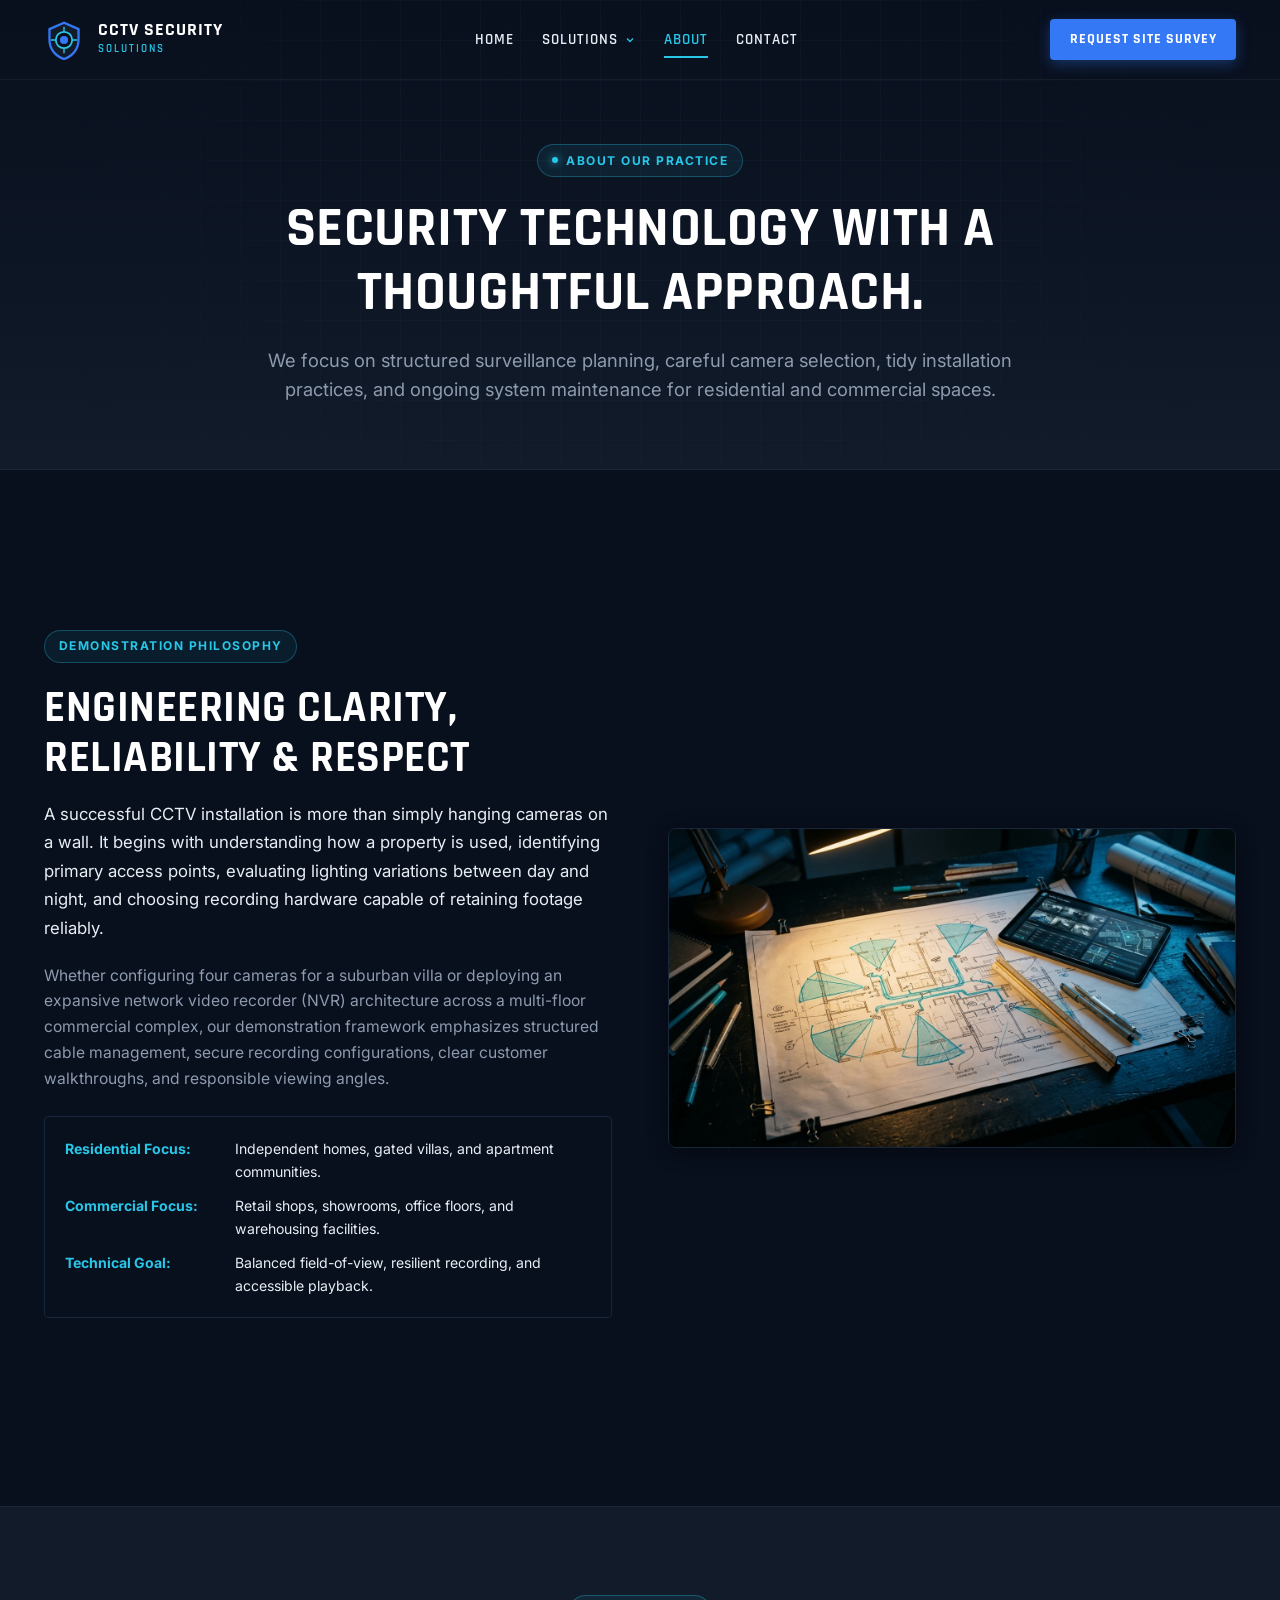
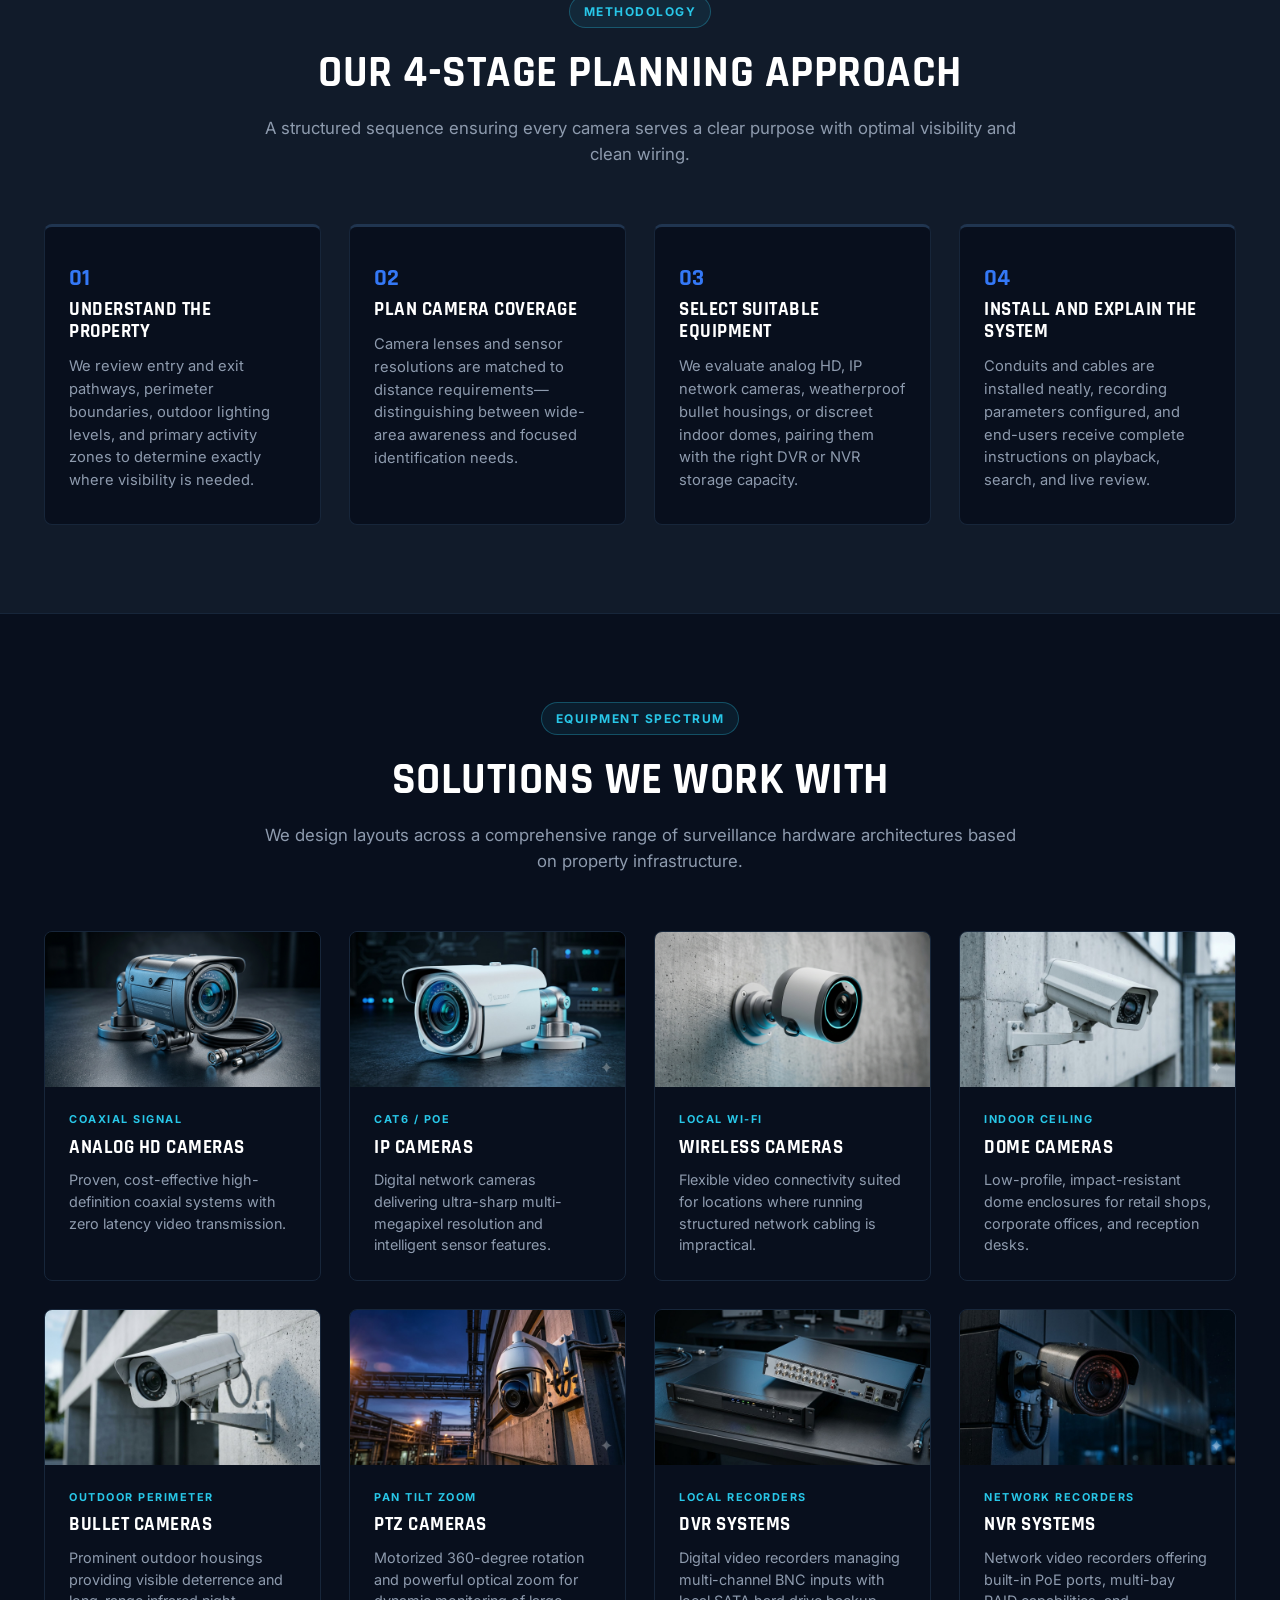
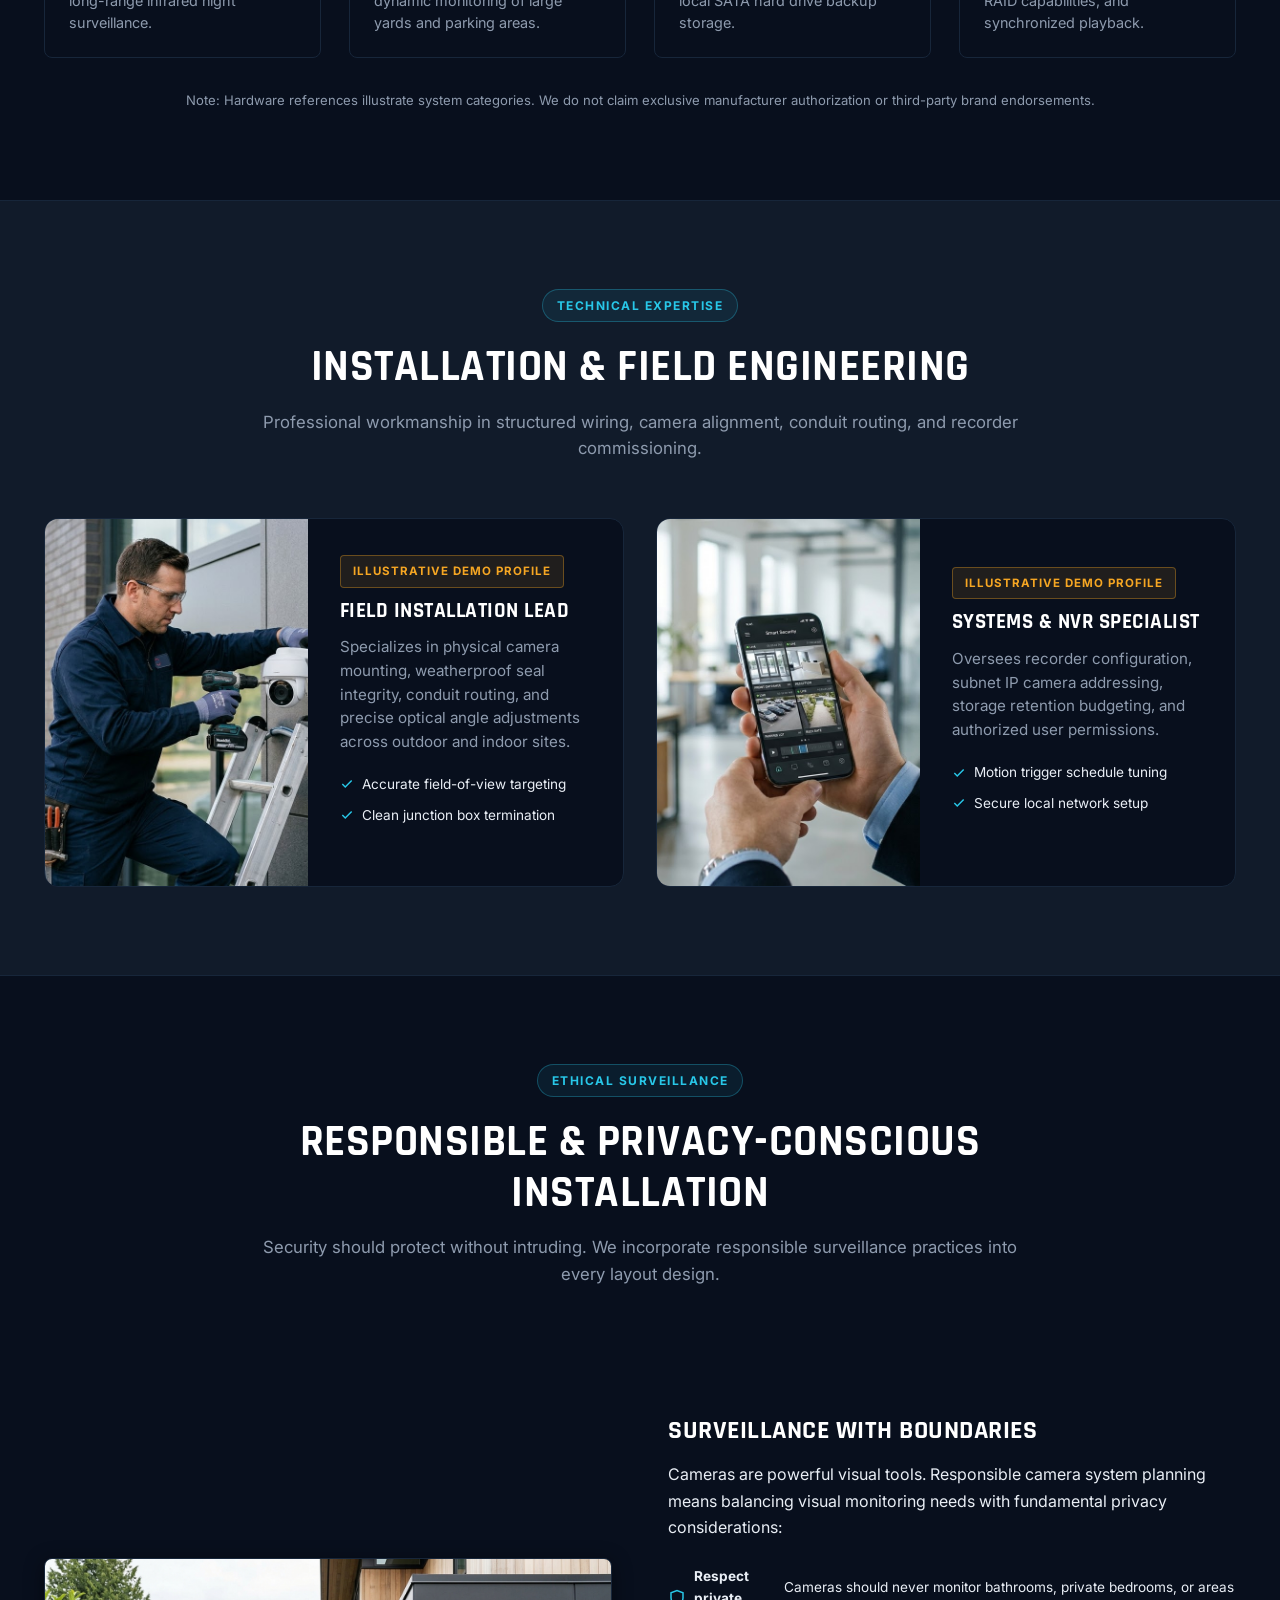
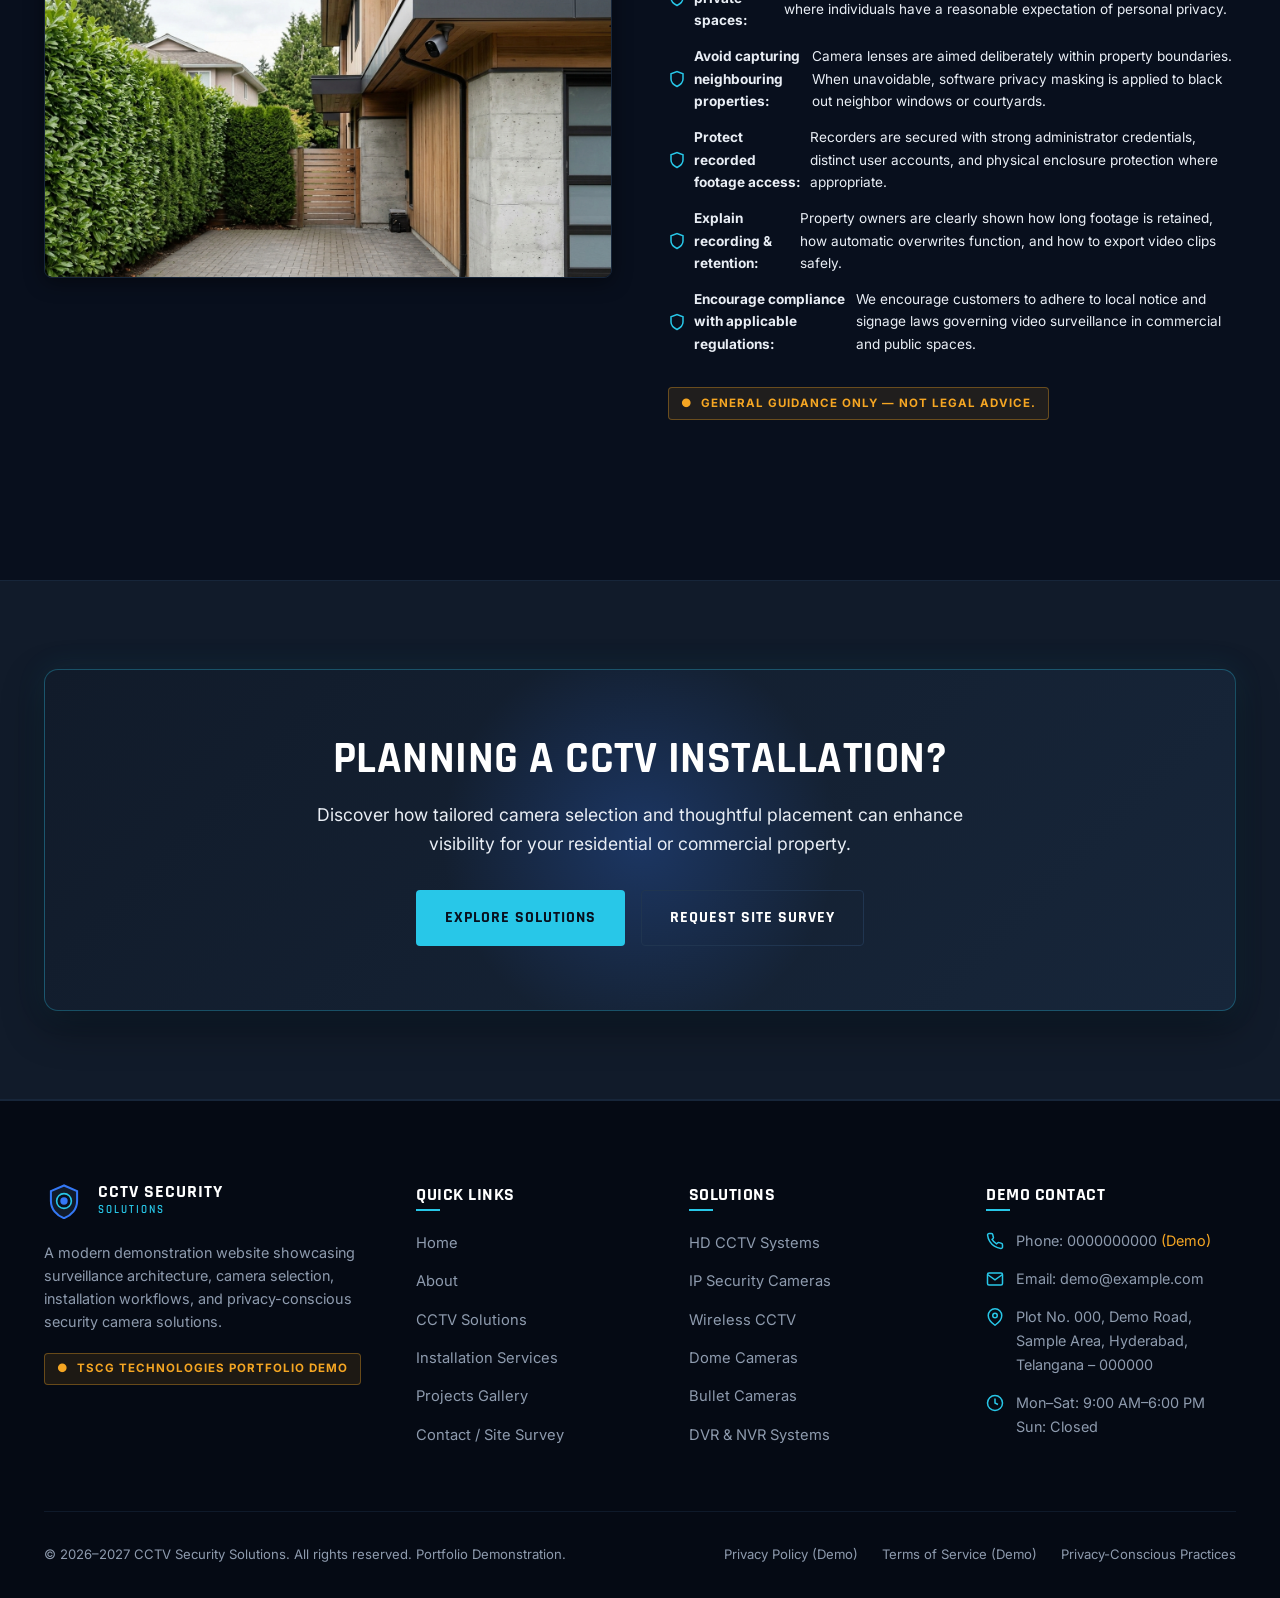
<file: about.html>
<!DOCTYPE html>
<html lang="en">
<head>
  <meta charset="UTF-8">
  <meta name="viewport" content="width=device-width, initial-scale=1.0">
  <title>About | CCTV Security Solutions</title>
  <meta name="description" content="Learn about our thoughtful approach to CCTV installation, camera coverage planning, privacy-conscious surveillance, and system maintenance.">
  <meta name="keywords" content="about CCTV security solutions, camera installation methodology, ethical surveillance, property survey">

  <!-- Open Graph Metadata -->
  <meta property="og:title" content="About | CCTV Security Solutions">
  <meta property="og:description" content="Security technology with a thoughtful approach — residential, commercial, and privacy-conscious camera planning.">
  <meta property="og:type" content="website">
  <meta property="og:image" content="images/cctv-about-mission.jpg">

  <link rel="stylesheet" href="assets/css/style.css">
</head>
<body>

  <!-- Sticky Header Navigation -->
  <header class="header" role="banner">
    <div class="container header__container">
      <a href="index.html" class="logo" aria-label="CCTV Security Solutions Home">
        <div class="logo__symbol" aria-hidden="true">
          <svg viewBox="0 0 44 44" width="40" height="40" fill="none">
            <path d="M22 3L6 10V22C6 32 13 40 22 43C31 40 38 32 38 22V10L22 3Z" stroke="#3478F6" stroke-width="2.5" fill="#111B2A"/>
            <circle cx="22" cy="22" r="9" stroke="#28C7E8" stroke-width="2" fill="#080F1D"/>
            <circle cx="22" cy="22" r="4.5" fill="#3478F6"/>
            <path d="M22 8V12M22 32V36M8 22H12M32 22H36" stroke="#28C7E8" stroke-width="1.5" stroke-linecap="round"/>
          </svg>
        </div>
        <div class="logo__text-box">
          <span class="logo__title">CCTV SECURITY</span>
          <span class="logo__sub">SOLUTIONS</span>
        </div>
      </a>

      <!-- Desktop Navigation (Clean 4-Item Layout with Dropdown) -->
      <nav class="nav" role="navigation" aria-label="Main Navigation">
        <a href="index.html" class="nav__link">Home</a>
        <div class="nav__dropdown">
          <a href="solutions.html" class="nav__link nav__dropdown-toggle" aria-haspopup="true" aria-expanded="false">
            Solutions
            <svg class="nav__dropdown-icon" width="12" height="12" viewBox="0 0 24 24" fill="none" stroke="currentColor" stroke-width="2.5" aria-hidden="true"><polyline points="6 9 12 15 18 9"/></svg>
          </a>
          <div class="dropdown-menu" role="menu">
            <a href="solutions.html" class="dropdown-item" role="menuitem">
              <div class="dropdown-item__icon" aria-hidden="true">
                <svg width="18" height="18" viewBox="0 0 24 24" fill="none" stroke="currentColor" stroke-width="2"><path d="M23 19a2 2 0 0 1-2 2H3a2 2 0 0 1-2-2V8a2 2 0 0 1 2-2h4l2-3h6l2 3h4a2 2 0 0 1 2 2z"/><circle cx="12" cy="13" r="4"/></svg>
              </div>
              <div>
                <span class="dropdown-item__title">CCTV Solutions</span>
                <span class="dropdown-item__desc">IP, HD, Dome, Bullet &amp; PTZ cameras</span>
              </div>
            </a>
            <a href="services.html" class="dropdown-item" role="menuitem">
              <div class="dropdown-item__icon" aria-hidden="true">
                <svg width="18" height="18" viewBox="0 0 24 24" fill="none" stroke="currentColor" stroke-width="2"><path d="M14.7 6.3a1 1 0 0 0 0 1.4l1.6 1.6a1 1 0 0 0 1.4 0l3.77-3.77a6 6 0 0 1-7.94 7.94l-6.91 6.91a2.12 2.12 0 0 1-3-3l6.91-6.91a6 6 0 0 1 7.94-7.94l-3.76 3.76z"/></svg>
              </div>
              <div>
                <span class="dropdown-item__title">Installation Services</span>
                <span class="dropdown-item__desc">Residential, commercial, NVR &amp; AMC</span>
              </div>
            </a>
            <a href="projects.html" class="dropdown-item" role="menuitem">
              <div class="dropdown-item__icon" aria-hidden="true">
                <svg width="18" height="18" viewBox="0 0 24 24" fill="none" stroke="currentColor" stroke-width="2"><rect x="3" y="3" width="18" height="18" rx="2" ry="2"/><circle cx="8.5" cy="8.5" r="1.5"/><polyline points="21 15 16 10 5 21"/></svg>
              </div>
              <div>
                <span class="dropdown-item__title">Projects Showcase</span>
                <span class="dropdown-item__desc">Illustrative demo installation gallery</span>
              </div>
            </a>
          </div>
        </div>
        <a href="about.html" class="nav__link active" aria-current="page">About</a>
        <a href="contact.html" class="nav__link">Contact</a>
      </nav>

      <!-- Header Actions -->
      <div class="header__actions">
        <a href="contact.html" class="btn btn--primary btn--sm">Request Site Survey</a>
        
        <button class="hamburger" aria-label="Toggle navigation menu" aria-expanded="false">
          <span></span>
          <span></span>
          <span></span>
        </button>
      </div>
    </div>
  </header>

  <!-- Mobile Drawer & Overlay -->
  <div class="mobile-nav__overlay" aria-hidden="true"></div>
  <aside class="mobile-nav" aria-label="Mobile Navigation Drawer">
    <div class="mobile-nav__links">
      <a href="index.html" class="mobile-nav__link">Home <span>→</span></a>
      <div class="mobile-nav__dropdown">
        <button class="mobile-nav__dropdown-btn" aria-expanded="false">
          <span>Solutions &amp; Services</span>
          <svg class="mobile-nav__dropdown-icon" width="14" height="14" viewBox="0 0 24 24" fill="none" stroke="currentColor" stroke-width="2.5"><polyline points="6 9 12 15 18 9"/></svg>
        </button>
        <div class="mobile-nav__sublinks">
          <a href="solutions.html" class="mobile-nav__sublink">● CCTV Solutions</a>
          <a href="services.html" class="mobile-nav__sublink">● Installation Services</a>
          <a href="projects.html" class="mobile-nav__sublink">● Projects Showcase</a>
        </div>
      </div>
      <a href="about.html" class="mobile-nav__link active">About <span>→</span></a>
      <a href="contact.html" class="mobile-nav__link">Contact / Survey <span>→</span></a>
    </div>
    <div class="mobile-nav__bottom">
      <div class="demo-disclaimer-pill">
        <span>●</span> Demonstration Website Portfolio
      </div>
      <a href="contact.html" class="btn btn--primary btn--full">Book Demo Site Survey</a>
    </div>
  </aside>

  <!-- Main Content -->
  <main id="main-content">

    <!-- Page Hero Banner -->
    <section class="page-hero" aria-labelledby="about-hero-title">
      <div class="page-hero__grid" aria-hidden="true"></div>
      <div class="container page-hero__content">
        <div class="tech-badge">
          <span class="tech-badge__dot"></span>
          ABOUT OUR PRACTICE
        </div>
        <h1 id="about-hero-title" class="page-hero__title">
          SECURITY TECHNOLOGY WITH A THOUGHTFUL APPROACH.
        </h1>
        <p class="page-hero__desc">
          We focus on structured surveillance planning, careful camera selection, tidy installation practices, and ongoing system maintenance for residential and commercial spaces.
        </p>
      </div>
    </section>

    <!-- Detailed Introduction Section -->
    <section class="section section--dark" aria-labelledby="intro-heading">
      <div class="container">
        <div class="solution-detail-row">
          <div>
            <div class="tech-badge">DEMONSTRATION PHILOSOPHY</div>
            <h2 id="intro-heading" class="section-title">ENGINEERING CLARITY, RELIABILITY &amp; RESPECT</h2>
            <p style="font-size: 1.05rem; line-height: 1.7; margin-bottom: 1.25rem;">
              A successful CCTV installation is more than simply hanging cameras on a wall. It begins with understanding how a property is used, identifying primary access points, evaluating lighting variations between day and night, and choosing recording hardware capable of retaining footage reliably.
            </p>
            <p style="font-size: 0.98rem; color: var(--color-muted); line-height: 1.65; margin-bottom: 1.5rem;">
              Whether configuring four cameras for a suburban villa or deploying an expansive network video recorder (NVR) architecture across a multi-floor commercial complex, our demonstration framework emphasizes structured cable management, secure recording configurations, clear customer walkthroughs, and responsible viewing angles.
            </p>
            <div class="solution-detail__meta-box">
              <div class="solution-detail__meta-item">
                <span class="solution-detail__meta-label">Residential Focus:</span>
                <span class="solution-detail__meta-value">Independent homes, gated villas, and apartment communities.</span>
              </div>
              <div class="solution-detail__meta-item">
                <span class="solution-detail__meta-label">Commercial Focus:</span>
                <span class="solution-detail__meta-value">Retail shops, showrooms, office floors, and warehousing facilities.</span>
              </div>
              <div class="solution-detail__meta-item">
                <span class="solution-detail__meta-label">Technical Goal:</span>
                <span class="solution-detail__meta-value">Balanced field-of-view, resilient recording, and accessible playback.</span>
              </div>
            </div>
          </div>
          <div class="solution-detail__media">
            <img src="images/cctv-about-mission.jpg" alt="Security Engineering and Methodology Concept" loading="lazy">
          </div>
        </div>
      </div>
    </section>

    <!-- Our Approach (4 Feature Cards) -->
    <section class="section section--alt" aria-labelledby="approach-heading">
      <div class="container">
        <div class="section-header">
          <div class="tech-badge">METHODOLOGY</div>
          <h2 id="approach-heading" class="section-title">OUR 4-STAGE PLANNING APPROACH</h2>
          <p class="section-desc">A structured sequence ensuring every camera serves a clear purpose with optimal visibility and clean wiring.</p>
        </div>

        <div class="features-grid">
          <!-- Step 1 -->
          <article class="feature-box">
            <span class="feature-box__num">01</span>
            <h3 class="feature-box__title">Understand the Property</h3>
            <p class="feature-box__desc">
              We review entry and exit pathways, perimeter boundaries, outdoor lighting levels, and primary activity zones to determine exactly where visibility is needed.
            </p>
          </article>

          <!-- Step 2 -->
          <article class="feature-box">
            <span class="feature-box__num">02</span>
            <h3 class="feature-box__title">Plan Camera Coverage</h3>
            <p class="feature-box__desc">
              Camera lenses and sensor resolutions are matched to distance requirements—distinguishing between wide-area awareness and focused identification needs.
            </p>
          </article>

          <!-- Step 3 -->
          <article class="feature-box">
            <span class="feature-box__num">03</span>
            <h3 class="feature-box__title">Select Suitable Equipment</h3>
            <p class="feature-box__desc">
              We evaluate analog HD, IP network cameras, weatherproof bullet housings, or discreet indoor domes, pairing them with the right DVR or NVR storage capacity.
            </p>
          </article>

          <!-- Step 4 -->
          <article class="feature-box">
            <span class="feature-box__num">04</span>
            <h3 class="feature-box__title">Install and Explain the System</h3>
            <p class="feature-box__desc">
              Conduits and cables are installed neatly, recording parameters configured, and end-users receive complete instructions on playback, search, and live review.
            </p>
          </article>
        </div>
      </div>
    </section>

    <!-- Solutions We Work With (Visual Categories) -->
    <section class="section section--dark" aria-labelledby="categories-heading">
      <div class="container">
        <div class="section-header">
          <div class="tech-badge">EQUIPMENT SPECTRUM</div>
          <h2 id="categories-heading" class="section-title">SOLUTIONS WE WORK WITH</h2>
          <p class="section-desc">We design layouts across a comprehensive range of surveillance hardware architectures based on property infrastructure.</p>
        </div>

        <div class="solutions-grid">
          <div class="solution-card">
            <div class="solution-card__media">
              <img src="images/cctv-hd-camera.jpg" alt="Analog HD cameras" loading="lazy">
            </div>
            <div class="solution-card__body">
              <span class="solution-card__badge">Coaxial Signal</span>
              <h3 class="solution-card__title">Analog HD Cameras</h3>
              <p class="solution-card__desc">Proven, cost-effective high-definition coaxial systems with zero latency video transmission.</p>
            </div>
          </div>

          <div class="solution-card">
            <div class="solution-card__media">
              <img src="images/cctv-ip-camera.jpg" alt="IP cameras" loading="lazy">
            </div>
            <div class="solution-card__body">
              <span class="solution-card__badge">Cat6 / PoE</span>
              <h3 class="solution-card__title">IP Cameras</h3>
              <p class="solution-card__desc">Digital network cameras delivering ultra-sharp multi-megapixel resolution and intelligent sensor features.</p>
            </div>
          </div>

          <div class="solution-card">
            <div class="solution-card__media">
              <img src="images/cctv-wireless-camera.jpg" alt="Wireless cameras" loading="lazy">
            </div>
            <div class="solution-card__body">
              <span class="solution-card__badge">Local Wi-Fi</span>
              <h3 class="solution-card__title">Wireless Cameras</h3>
              <p class="solution-card__desc">Flexible video connectivity suited for locations where running structured network cabling is impractical.</p>
            </div>
          </div>

          <div class="solution-card">
            <div class="solution-card__media">
              <img src="images/cctv-dome-camera.jpg" alt="Dome cameras" loading="lazy">
            </div>
            <div class="solution-card__body">
              <span class="solution-card__badge">Indoor Ceiling</span>
              <h3 class="solution-card__title">Dome Cameras</h3>
              <p class="solution-card__desc">Low-profile, impact-resistant dome enclosures for retail shops, corporate offices, and reception desks.</p>
            </div>
          </div>

          <div class="solution-card">
            <div class="solution-card__media">
              <img src="images/cctv-bullet-camera.jpg" alt="Bullet cameras" loading="lazy">
            </div>
            <div class="solution-card__body">
              <span class="solution-card__badge">Outdoor Perimeter</span>
              <h3 class="solution-card__title">Bullet Cameras</h3>
              <p class="solution-card__desc">Prominent outdoor housings providing visible deterrence and long-range infrared night surveillance.</p>
            </div>
          </div>

          <div class="solution-card">
            <div class="solution-card__media">
              <img src="images/cctv-ptz-camera.jpg" alt="PTZ cameras" loading="lazy">
            </div>
            <div class="solution-card__body">
              <span class="solution-card__badge">Pan Tilt Zoom</span>
              <h3 class="solution-card__title">PTZ Cameras</h3>
              <p class="solution-card__desc">Motorized 360-degree rotation and powerful optical zoom for dynamic monitoring of large yards and parking areas.</p>
            </div>
          </div>

          <div class="solution-card">
            <div class="solution-card__media">
              <img src="images/cctv-dvr-recorder.jpg" alt="DVR systems" loading="lazy">
            </div>
            <div class="solution-card__body">
              <span class="solution-card__badge">Local Recorders</span>
              <h3 class="solution-card__title">DVR Systems</h3>
              <p class="solution-card__desc">Digital video recorders managing multi-channel BNC inputs with local SATA hard drive backup storage.</p>
            </div>
          </div>

          <div class="solution-card">
            <div class="solution-card__media">
              <img src="images/cctv-nvr-recorder.jpg" alt="NVR systems" loading="lazy">
            </div>
            <div class="solution-card__body">
              <span class="solution-card__badge">Network Recorders</span>
              <h3 class="solution-card__title">NVR Systems</h3>
              <p class="solution-card__desc">Network video recorders offering built-in PoE ports, multi-bay RAID capabilities, and synchronized playback.</p>
            </div>
          </div>
        </div>

        <div style="text-align: center; margin-top: 2rem;">
          <p class="text-muted" style="font-size: 0.82rem;">Note: Hardware references illustrate system categories. We do not claim exclusive manufacturer authorization or third-party brand endorsements.</p>
        </div>
      </div>
    </section>

    <!-- Team Section (Illustrative Demo Profiles) -->
    <section class="section section--alt" aria-labelledby="team-heading">
      <div class="container">
        <div class="section-header">
          <div class="tech-badge">TECHNICAL EXPERTISE</div>
          <h2 id="team-heading" class="section-title">INSTALLATION &amp; FIELD ENGINEERING</h2>
          <p class="section-desc">Professional workmanship in structured wiring, camera alignment, conduit routing, and recorder commissioning.</p>
        </div>

        <div class="sectors-grid" style="grid-template-columns: 1fr 1fr;">
          <!-- Profile 1 -->
          <article class="sector-panel" style="grid-template-columns: 1fr 1.2fr;">
            <div class="sector-panel__media">
              <img src="images/cctv-technician-installation.jpg" alt="Technician Precision Mounting" loading="lazy">
            </div>
            <div class="sector-panel__content">
              <div class="demo-disclaimer-pill" style="align-self: flex-start; margin-bottom: 0.75rem;">
                ILLUSTRATIVE DEMO PROFILE
              </div>
              <h3 class="sector-panel__title" style="font-size: 1.3rem;">Field Installation Lead</h3>
              <p class="sector-panel__desc">
                Specializes in physical camera mounting, weatherproof seal integrity, conduit routing, and precise optical angle adjustments across outdoor and indoor sites.
              </p>
              <ul class="sector-panel__points">
                <li><svg width="14" height="14" viewBox="0 0 24 24" fill="none" stroke="currentColor" stroke-width="2.5"><polyline points="20 6 9 17 4 12"/></svg> Accurate field-of-view targeting</li>
                <li><svg width="14" height="14" viewBox="0 0 24 24" fill="none" stroke="currentColor" stroke-width="2.5"><polyline points="20 6 9 17 4 12"/></svg> Clean junction box termination</li>
              </ul>
            </div>
          </article>

          <!-- Profile 2 -->
          <article class="sector-panel" style="grid-template-columns: 1fr 1.2fr;">
            <div class="sector-panel__media">
              <img src="images/cctv-camera-monitoring-system.jpg" alt="Systems and NVR Monitoring Console" loading="lazy">
            </div>
            <div class="sector-panel__content">
              <div class="demo-disclaimer-pill" style="align-self: flex-start; margin-bottom: 0.75rem;">
                ILLUSTRATIVE DEMO PROFILE
              </div>
              <h3 class="sector-panel__title" style="font-size: 1.3rem;">Systems &amp; NVR Specialist</h3>
              <p class="sector-panel__desc">
                Oversees recorder configuration, subnet IP camera addressing, storage retention budgeting, and authorized user permissions.
              </p>
              <ul class="sector-panel__points">
                <li><svg width="14" height="14" viewBox="0 0 24 24" fill="none" stroke="currentColor" stroke-width="2.5"><polyline points="20 6 9 17 4 12"/></svg> Motion trigger schedule tuning</li>
                <li><svg width="14" height="14" viewBox="0 0 24 24" fill="none" stroke="currentColor" stroke-width="2.5"><polyline points="20 6 9 17 4 12"/></svg> Secure local network setup</li>
              </ul>
            </div>
          </article>
        </div>
      </div>
    </section>

    <!-- Dedicated Privacy-Conscious Installation Section -->
    <section class="section section--dark" aria-labelledby="privacy-heading">
      <div class="container">
        <div class="section-header">
          <div class="tech-badge">ETHICAL SURVEILLANCE</div>
          <h2 id="privacy-heading" class="section-title">RESPONSIBLE &amp; PRIVACY-CONSCIOUS INSTALLATION</h2>
          <p class="section-desc">Security should protect without intruding. We incorporate responsible surveillance practices into every layout design.</p>
        </div>

        <div class="solution-detail-row solution-detail-row--reverse">
          <div>
            <h3 style="font-size: 1.6rem; margin-bottom: 1rem; color: var(--color-white);">SURVEILLANCE WITH BOUNDARIES</h3>
            <p style="color: var(--color-grey); font-size: 1rem; line-height: 1.65; margin-bottom: 1.5rem;">
              Cameras are powerful visual tools. Responsible camera system planning means balancing visual monitoring needs with fundamental privacy considerations:
            </p>

            <ul class="sector-panel__points" style="gap: 0.85rem; margin-bottom: 2rem;">
              <li>
                <svg width="18" height="18" viewBox="0 0 24 24" fill="none" stroke="currentColor" stroke-width="2"><path d="M12 22s8-4 8-10V5l-8-3-8 3v7c0 6 8 10 8 10z"/></svg>
                <strong>Respect private spaces:</strong> Cameras should never monitor bathrooms, private bedrooms, or areas where individuals have a reasonable expectation of personal privacy.
              </li>
              <li>
                <svg width="18" height="18" viewBox="0 0 24 24" fill="none" stroke="currentColor" stroke-width="2"><path d="M12 22s8-4 8-10V5l-8-3-8 3v7c0 6 8 10 8 10z"/></svg>
                <strong>Avoid capturing neighbouring properties:</strong> Camera lenses are aimed deliberately within property boundaries. When unavoidable, software privacy masking is applied to black out neighbor windows or courtyards.
              </li>
              <li>
                <svg width="18" height="18" viewBox="0 0 24 24" fill="none" stroke="currentColor" stroke-width="2"><path d="M12 22s8-4 8-10V5l-8-3-8 3v7c0 6 8 10 8 10z"/></svg>
                <strong>Protect recorded footage access:</strong> Recorders are secured with strong administrator credentials, distinct user accounts, and physical enclosure protection where appropriate.
              </li>
              <li>
                <svg width="18" height="18" viewBox="0 0 24 24" fill="none" stroke="currentColor" stroke-width="2"><path d="M12 22s8-4 8-10V5l-8-3-8 3v7c0 6 8 10 8 10z"/></svg>
                <strong>Explain recording &amp; retention:</strong> Property owners are clearly shown how long footage is retained, how automatic overwrites function, and how to export video clips safely.
              </li>
              <li>
                <svg width="18" height="18" viewBox="0 0 24 24" fill="none" stroke="currentColor" stroke-width="2"><path d="M12 22s8-4 8-10V5l-8-3-8 3v7c0 6 8 10 8 10z"/></svg>
                <strong>Encourage compliance with applicable regulations:</strong> We encourage customers to adhere to local notice and signage laws governing video surveillance in commercial and public spaces.
              </li>
            </ul>

            <div class="demo-disclaimer-pill">
              <span>●</span> General guidance only — not legal advice.
            </div>
          </div>
          <div class="solution-detail__media">
            <img src="images/cctv-privacy-surveillance.jpg" alt="Privacy-Conscious Camera Placement" loading="lazy">
          </div>
        </div>
      </div>
    </section>

    <!-- CTA Section -->
    <section class="section section--alt">
      <div class="container">
        <div class="cta-banner">
          <div class="cta-banner__glow" aria-hidden="true"></div>
          <h2 class="cta-banner__title">PLANNING A CCTV INSTALLATION?</h2>
          <p class="cta-banner__text">
            Discover how tailored camera selection and thoughtful placement can enhance visibility for your residential or commercial property.
          </p>
          <div class="cta-banner__actions">
            <a href="solutions.html" class="btn btn--cyan">Explore Solutions</a>
            <a href="contact.html" class="btn btn--outline">Request Site Survey</a>
          </div>
        </div>
      </div>
    </section>

  </main>

  <!-- Shared Footer -->
  <footer class="footer" role="contentinfo">
    <div class="container">
      <div class="footer__grid">
        <div>
          <a href="index.html" class="logo" style="margin-bottom: 1.25rem;">
            <div class="logo__symbol" aria-hidden="true">
              <svg viewBox="0 0 44 44" width="36" height="36" fill="none">
                <path d="M22 3L6 10V22C6 32 13 40 22 43C31 40 38 32 38 22V10L22 3Z" stroke="#3478F6" stroke-width="2.5" fill="#111B2A"/>
                <circle cx="22" cy="22" r="9" stroke="#28C7E8" stroke-width="2" fill="#080F1D"/>
                <circle cx="22" cy="22" r="4.5" fill="#3478F6"/>
              </svg>
            </div>
            <div class="logo__text-box">
              <span class="logo__title">CCTV SECURITY</span>
              <span class="logo__sub">SOLUTIONS</span>
            </div>
          </a>
          <p style="font-size: 0.9rem; color: var(--color-muted); line-height: 1.6; margin-bottom: 1.25rem;">
            A modern demonstration website showcasing surveillance architecture, camera selection, installation workflows, and privacy-conscious security camera solutions.
          </p>
          <div class="demo-disclaimer-pill">
            <span>●</span> TSCG Technologies Portfolio Demo
          </div>
        </div>

        <div>
          <h3 class="footer__col-title">Quick Links</h3>
          <ul class="footer__links">
            <li><a href="index.html" class="footer__link">Home</a></li>
            <li><a href="about.html" class="footer__link">About</a></li>
            <li><a href="solutions.html" class="footer__link">CCTV Solutions</a></li>
            <li><a href="services.html" class="footer__link">Installation Services</a></li>
            <li><a href="projects.html" class="footer__link">Projects Gallery</a></li>
            <li><a href="contact.html" class="footer__link">Contact / Site Survey</a></li>
          </ul>
        </div>

        <div>
          <h3 class="footer__col-title">Solutions</h3>
          <ul class="footer__links">
            <li><a href="solutions.html#hd-cctv" class="footer__link">HD CCTV Systems</a></li>
            <li><a href="solutions.html#ip-cameras" class="footer__link">IP Security Cameras</a></li>
            <li><a href="solutions.html#wireless" class="footer__link">Wireless CCTV</a></li>
            <li><a href="solutions.html#dome" class="footer__link">Dome Cameras</a></li>
            <li><a href="solutions.html#bullet" class="footer__link">Bullet Cameras</a></li>
            <li><a href="solutions.html#recording" class="footer__link">DVR &amp; NVR Systems</a></li>
          </ul>
        </div>

        <div>
          <h3 class="footer__col-title">Demo Contact</h3>
          <ul class="footer__contact-list">
            <li class="footer__contact-item">
              <svg width="18" height="18" viewBox="0 0 24 24" fill="none" stroke="currentColor" stroke-width="2"><path d="M22 16.92v3a2 2 0 0 1-2.18 2 19.79 19.79 0 0 1-8.63-3.07 19.5 19.5 0 0 1-6-6 19.79 19.79 0 0 1-3.07-8.67A2 2 0 0 1 4.11 2h3a2 2 0 0 1 2 1.72 12.84 12.84 0 0 0 .7 2.81 2 2 0 0 1-.45 2.11L8.09 9.91a16 16 0 0 0 6 6l1.27-1.27a2 2 0 0 1 2.11-.45 12.84 12.84 0 0 0 2.81.7A2 2 0 0 1 22 16.92z"/></svg>
              <span>Phone: 0000000000 <span class="text-amber">(Demo)</span></span>
            </li>
            <li class="footer__contact-item">
              <svg width="18" height="18" viewBox="0 0 24 24" fill="none" stroke="currentColor" stroke-width="2"><path d="M4 4h16c1.1 0 2 .9 2 2v12c0 1.1-.9 2-2 2H4c-1.1 0-2-.9-2-2V6c0-1.1.9-2 2-2z"/><polyline points="22,6 12,13 2,6"/></svg>
              <span>Email: demo@example.com</span>
            </li>
            <li class="footer__contact-item">
              <svg width="18" height="18" viewBox="0 0 24 24" fill="none" stroke="currentColor" stroke-width="2"><path d="M21 10c0 7-9 13-9 13s-9-6-9-13a9 9 0 0 1 18 0z"/><circle cx="12" cy="10" r="3"/></svg>
              <span>Plot No. 000, Demo Road, Sample Area, Hyderabad, Telangana – 000000</span>
            </li>
            <li class="footer__contact-item">
              <svg width="18" height="18" viewBox="0 0 24 24" fill="none" stroke="currentColor" stroke-width="2"><circle cx="12" cy="12" r="10"/><polyline points="12 6 12 12 16 14"/></svg>
              <span>Mon–Sat: 9:00 AM–6:00 PM<br>Sun: Closed</span>
            </li>
          </ul>
        </div>
      </div>

      <div class="footer__bottom">
        <div>
          &copy; 2026–2027 CCTV Security Solutions. All rights reserved. Portfolio Demonstration.
        </div>
        <div class="footer__legal-links">
          <a href="#">Privacy Policy (Demo)</a>
          <a href="#">Terms of Service (Demo)</a>
          <a href="#">Privacy-Conscious Practices</a>
        </div>
      </div>
    </div>
  </footer>

  <!-- Mobile Sticky Bottom Action Bar -->
  <div class="mobile-bottom-bar" aria-label="Mobile quick contact bar">
    <div class="mobile-bottom-bar__info">
      <span class="mobile-bottom-bar__label">DEMO HOTLINE</span>
      <span class="mobile-bottom-bar__val">0000000000</span>
    </div>
    <a href="contact.html" class="btn btn--primary btn--sm">Request Survey</a>
  </div>

  <!-- Back to Top Button -->
  <button class="back-to-top" aria-label="Back to top">
    <svg width="20" height="20" viewBox="0 0 24 24" fill="none" stroke="currentColor" stroke-width="2.5">
      <polyline points="18 15 12 9 6 15"/>
    </svg>
  </button>

  <script src="assets/js/main.js"></script>
</body>
</html>
</file>
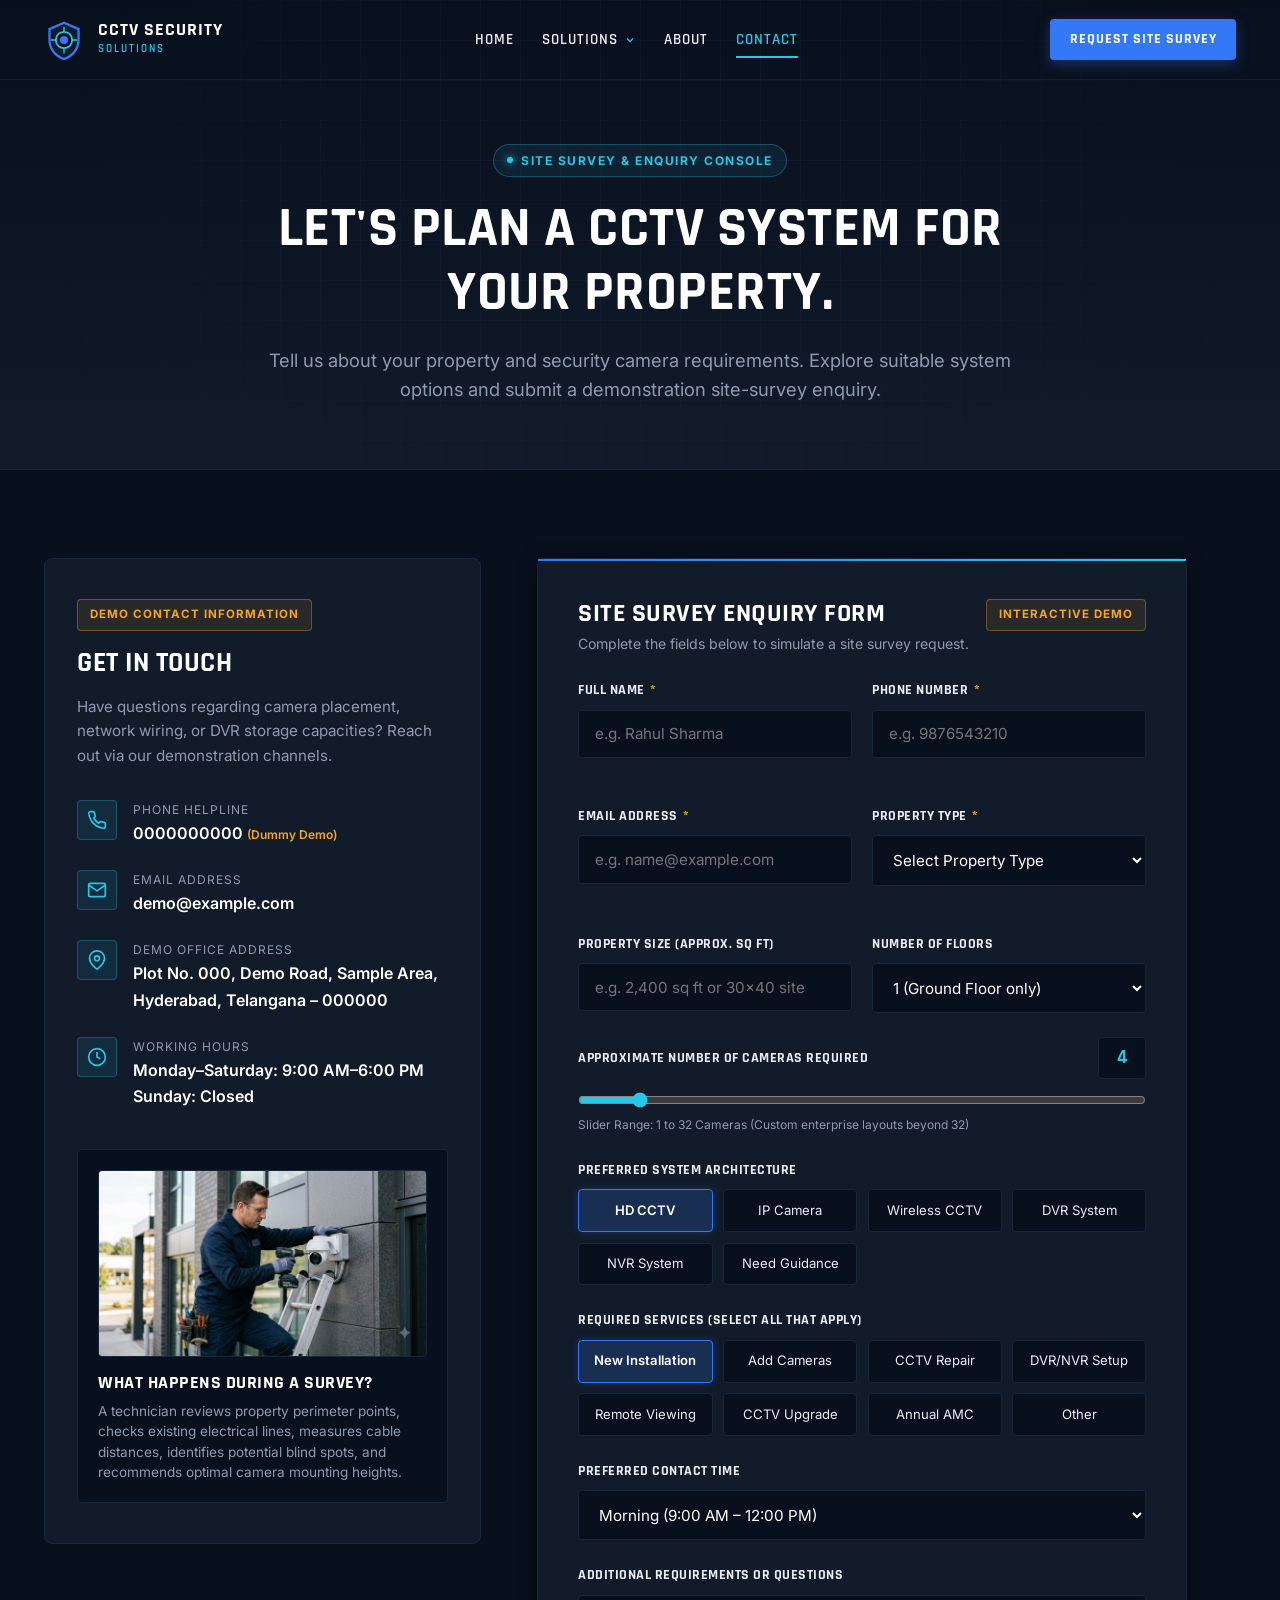
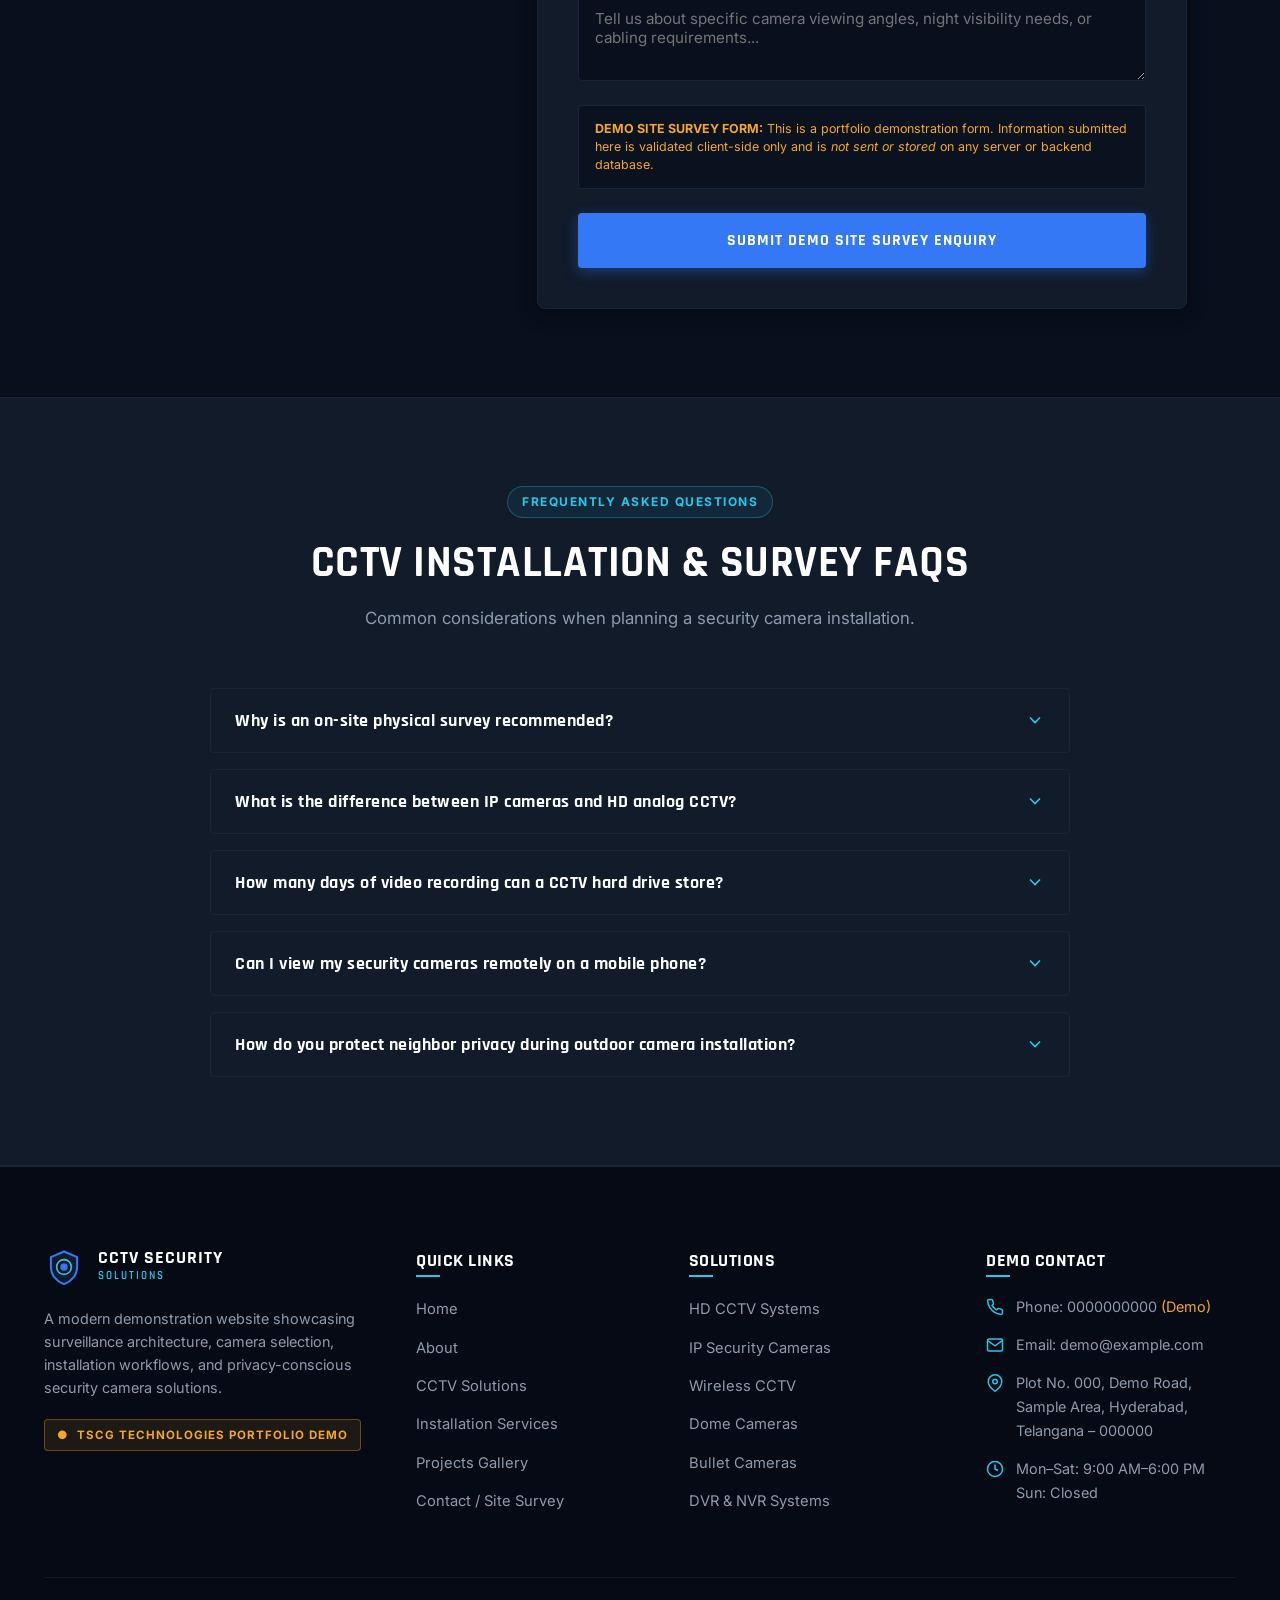
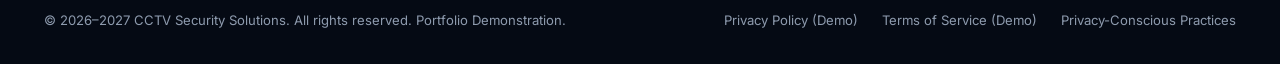
<file: contact.html>
<!DOCTYPE html>
<html lang="en">
<head>
  <meta charset="UTF-8">
  <meta name="viewport" content="width=device-width, initial-scale=1.0">
  <title>Request CCTV Site Survey | Contact</title>
  <meta name="description" content="Plan your security camera installation. Request a demonstration site survey enquiry for residential or commercial properties.">
  <meta name="keywords" content="CCTV site survey, security camera enquiry, CCTV installation consultation, commercial camera survey">

  <!-- Open Graph Metadata -->
  <meta property="og:title" content="Request CCTV Site Survey | Contact">
  <meta property="og:description" content="Tell us about your property and security camera requirements. Explore system options and submit a demonstration enquiry.">
  <meta property="og:type" content="website">
  <meta property="og:image" content="images/cctv-technician-installation.jpg">

  <link rel="stylesheet" href="assets/css/style.css">
</head>
<body>

  <!-- Sticky Header Navigation -->
  <header class="header" role="banner">
    <div class="container header__container">
      <a href="index.html" class="logo" aria-label="CCTV Security Solutions Home">
        <div class="logo__symbol" aria-hidden="true">
          <svg viewBox="0 0 44 44" width="40" height="40" fill="none">
            <path d="M22 3L6 10V22C6 32 13 40 22 43C31 40 38 32 38 22V10L22 3Z" stroke="#3478F6" stroke-width="2.5" fill="#111B2A"/>
            <circle cx="22" cy="22" r="9" stroke="#28C7E8" stroke-width="2" fill="#080F1D"/>
            <circle cx="22" cy="22" r="4.5" fill="#3478F6"/>
            <path d="M22 8V12M22 32V36M8 22H12M32 22H36" stroke="#28C7E8" stroke-width="1.5" stroke-linecap="round"/>
          </svg>
        </div>
        <div class="logo__text-box">
          <span class="logo__title">CCTV SECURITY</span>
          <span class="logo__sub">SOLUTIONS</span>
        </div>
      </a>

      <!-- Desktop Navigation (Clean 4-Item Layout with Dropdown) -->
      <nav class="nav" role="navigation" aria-label="Main Navigation">
        <a href="index.html" class="nav__link">Home</a>
        <div class="nav__dropdown">
          <a href="solutions.html" class="nav__link nav__dropdown-toggle" aria-haspopup="true" aria-expanded="false">
            Solutions
            <svg class="nav__dropdown-icon" width="12" height="12" viewBox="0 0 24 24" fill="none" stroke="currentColor" stroke-width="2.5" aria-hidden="true"><polyline points="6 9 12 15 18 9"/></svg>
          </a>
          <div class="dropdown-menu" role="menu">
            <a href="solutions.html" class="dropdown-item" role="menuitem">
              <div class="dropdown-item__icon" aria-hidden="true">
                <svg width="18" height="18" viewBox="0 0 24 24" fill="none" stroke="currentColor" stroke-width="2"><path d="M23 19a2 2 0 0 1-2 2H3a2 2 0 0 1-2-2V8a2 2 0 0 1 2-2h4l2-3h6l2 3h4a2 2 0 0 1 2 2z"/><circle cx="12" cy="13" r="4"/></svg>
              </div>
              <div>
                <span class="dropdown-item__title">CCTV Solutions</span>
                <span class="dropdown-item__desc">IP, HD, Dome, Bullet &amp; PTZ cameras</span>
              </div>
            </a>
            <a href="services.html" class="dropdown-item" role="menuitem">
              <div class="dropdown-item__icon" aria-hidden="true">
                <svg width="18" height="18" viewBox="0 0 24 24" fill="none" stroke="currentColor" stroke-width="2"><path d="M14.7 6.3a1 1 0 0 0 0 1.4l1.6 1.6a1 1 0 0 0 1.4 0l3.77-3.77a6 6 0 0 1-7.94 7.94l-6.91 6.91a2.12 2.12 0 0 1-3-3l6.91-6.91a6 6 0 0 1 7.94-7.94l-3.76 3.76z"/></svg>
              </div>
              <div>
                <span class="dropdown-item__title">Installation Services</span>
                <span class="dropdown-item__desc">Residential, commercial, NVR &amp; AMC</span>
              </div>
            </a>
            <a href="projects.html" class="dropdown-item" role="menuitem">
              <div class="dropdown-item__icon" aria-hidden="true">
                <svg width="18" height="18" viewBox="0 0 24 24" fill="none" stroke="currentColor" stroke-width="2"><rect x="3" y="3" width="18" height="18" rx="2" ry="2"/><circle cx="8.5" cy="8.5" r="1.5"/><polyline points="21 15 16 10 5 21"/></svg>
              </div>
              <div>
                <span class="dropdown-item__title">Projects Showcase</span>
                <span class="dropdown-item__desc">Illustrative demo installation gallery</span>
              </div>
            </a>
          </div>
        </div>
        <a href="about.html" class="nav__link">About</a>
        <a href="contact.html" class="nav__link active" aria-current="page">Contact</a>
      </nav>

      <!-- Header Actions -->
      <div class="header__actions">
        <a href="contact.html" class="btn btn--primary btn--sm">Request Site Survey</a>
        
        <!-- Mobile Hamburger Toggle -->
        <button class="hamburger" aria-label="Toggle navigation menu" aria-expanded="false">
          <span></span>
          <span></span>
          <span></span>
        </button>
      </div>
    </div>
  </header>

  <!-- Mobile Drawer & Overlay -->
  <div class="mobile-nav__overlay" aria-hidden="true"></div>
  <aside class="mobile-nav" aria-label="Mobile Navigation Drawer">
    <div class="mobile-nav__links">
      <a href="index.html" class="mobile-nav__link">Home <span>→</span></a>
      <div class="mobile-nav__dropdown">
        <button class="mobile-nav__dropdown-btn" aria-expanded="false">
          <span>Solutions &amp; Services</span>
          <svg class="mobile-nav__dropdown-icon" width="14" height="14" viewBox="0 0 24 24" fill="none" stroke="currentColor" stroke-width="2.5"><polyline points="6 9 12 15 18 9"/></svg>
        </button>
        <div class="mobile-nav__sublinks">
          <a href="solutions.html" class="mobile-nav__sublink">● CCTV Solutions</a>
          <a href="services.html" class="mobile-nav__sublink">● Installation Services</a>
          <a href="projects.html" class="mobile-nav__sublink">● Projects Showcase</a>
        </div>
      </div>
      <a href="about.html" class="mobile-nav__link">About <span>→</span></a>
      <a href="contact.html" class="mobile-nav__link active">Contact / Survey <span>→</span></a>
    </div>
    <div class="mobile-nav__bottom">
      <div class="demo-disclaimer-pill">
        <span>●</span> Demonstration Website Portfolio
      </div>
      <a href="contact.html" class="btn btn--primary btn--full">Book Demo Site Survey</a>
    </div>
  </aside>

  <!-- Main Content -->
  <main id="main-content">

    <!-- Page Hero Banner -->
    <section class="page-hero" aria-labelledby="contact-hero-title">
      <div class="page-hero__grid" aria-hidden="true"></div>
      <div class="container page-hero__content">
        <div class="tech-badge">
          <span class="tech-badge__dot"></span>
          SITE SURVEY &amp; ENQUIRY CONSOLE
        </div>
        <h1 id="contact-hero-title" class="page-hero__title">
          LET'S PLAN A CCTV SYSTEM FOR YOUR PROPERTY.
        </h1>
        <p class="page-hero__desc">
          Tell us about your property and security camera requirements. Explore suitable system options and submit a demonstration site-survey enquiry.
        </p>
      </div>
    </section>

    <!-- Contact & Survey Form Section -->
    <section class="section section--dark" aria-labelledby="form-heading">
      <div class="container">
        <div class="contact-grid">
          
          <!-- Left Column: Dummy Demonstration Contact Info -->
          <div class="contact-info-card">
            <div class="demo-disclaimer-pill" style="margin-bottom: 1rem;">
              DEMO CONTACT INFORMATION
            </div>
            <h2 class="contact-info-card__title">GET IN TOUCH</h2>
            <p class="contact-info-card__desc">
              Have questions regarding camera placement, network wiring, or DVR storage capacities? Reach out via our demonstration channels.
            </p>

            <div class="contact-details-list">
              <!-- Item 1: Phone -->
              <div class="contact-detail-item">
                <div class="contact-detail-item__icon" aria-hidden="true">
                  <svg width="20" height="20" viewBox="0 0 24 24" fill="none" stroke="currentColor" stroke-width="2">
                    <path d="M22 16.92v3a2 2 0 0 1-2.18 2 19.79 19.79 0 0 1-8.63-3.07 19.5 19.5 0 0 1-6-6 19.79 19.79 0 0 1-3.07-8.67A2 2 0 0 1 4.11 2h3a2 2 0 0 1 2 1.72 12.84 12.84 0 0 0 .7 2.81 2 2 0 0 1-.45 2.11L8.09 9.91a16 16 0 0 0 6 6l1.27-1.27a2 2 0 0 1 2.11-.45 12.84 12.84 0 0 0 2.81.7A2 2 0 0 1 22 16.92z"/>
                  </svg>
                </div>
                <div>
                  <div class="contact-detail-item__label">Phone Helpline</div>
                  <div class="contact-detail-item__val">0000000000 <span class="text-amber" style="font-size: 0.75rem;">(Dummy Demo)</span></div>
                </div>
              </div>

              <!-- Item 2: Email -->
              <div class="contact-detail-item">
                <div class="contact-detail-item__icon" aria-hidden="true">
                  <svg width="20" height="20" viewBox="0 0 24 24" fill="none" stroke="currentColor" stroke-width="2">
                    <path d="M4 4h16c1.1 0 2 .9 2 2v12c0 1.1-.9 2-2 2H4c-1.1 0-2-.9-2-2V6c0-1.1.9-2 2-2z"/>
                    <polyline points="22,6 12,13 2,6"/>
                  </svg>
                </div>
                <div>
                  <div class="contact-detail-item__label">Email Address</div>
                  <div class="contact-detail-item__val">demo@example.com</div>
                </div>
              </div>

              <!-- Item 3: Address -->
              <div class="contact-detail-item">
                <div class="contact-detail-item__icon" aria-hidden="true">
                  <svg width="20" height="20" viewBox="0 0 24 24" fill="none" stroke="currentColor" stroke-width="2">
                    <path d="M21 10c0 7-9 13-9 13s-9-6-9-13a9 9 0 0 1 18 0z"/>
                    <circle cx="12" cy="10" r="3"/>
                  </svg>
                </div>
                <div>
                  <div class="contact-detail-item__label">Demo Office Address</div>
                  <div class="contact-detail-item__val">Plot No. 000, Demo Road, Sample Area, Hyderabad, Telangana – 000000</div>
                </div>
              </div>

              <!-- Item 4: Hours -->
              <div class="contact-detail-item">
                <div class="contact-detail-item__icon" aria-hidden="true">
                  <svg width="20" height="20" viewBox="0 0 24 24" fill="none" stroke="currentColor" stroke-width="2">
                    <circle cx="12" cy="12" r="10"/>
                    <polyline points="12 6 12 12 16 14"/>
                  </svg>
                </div>
                <div>
                  <div class="contact-detail-item__label">Working Hours</div>
                  <div class="contact-detail-item__val">Monday–Saturday: 9:00 AM–6:00 PM<br>Sunday: Closed</div>
                </div>
              </div>
            </div>

            <div style="background: var(--color-midnight); border: 1px solid var(--border-color); border-radius: var(--radius-sm); padding: 1.25rem;">
              <div style="margin-bottom: 1rem; border-radius: var(--radius-sm); overflow: hidden; border: 1px solid var(--border-color);">
                <img src="images/cctv-technician-installation.jpg" alt="Field Installation Technician Conducting Perimeter Survey" loading="lazy" style="width: 100%; aspect-ratio: 16/9; object-fit: cover;">
              </div>
              <h3 style="font-size: 1.1rem; margin-bottom: 0.5rem; color: var(--color-white);">What Happens During a Survey?</h3>
              <p style="font-size: 0.85rem; color: var(--color-muted); line-height: 1.5; margin: 0;">
                A technician reviews property perimeter points, checks existing electrical lines, measures cable distances, identifies potential blind spots, and recommends optimal camera mounting heights.
              </p>
            </div>
          </div>

          <!-- Right Column: Interactive Site Survey Enquiry Form -->
          <div class="survey-form-container">
            <div style="display: flex; justify-content: space-between; align-items: center; margin-bottom: 1.5rem;">
              <div>
                <h2 id="form-heading" style="font-size: 1.6rem; color: var(--color-white); margin-bottom: 0.25rem;">SITE SURVEY ENQUIRY FORM</h2>
                <p style="font-size: 0.88rem; color: var(--color-muted); margin: 0;">Complete the fields below to simulate a site survey request.</p>
              </div>
              <div class="demo-disclaimer-pill" style="align-self: flex-start;">
                INTERACTIVE DEMO
              </div>
            </div>

            <form id="siteSurveyForm" class="survey-form" novalidate>
              
              <!-- Row 1: Name & Phone -->
              <div class="form-group-row">
                <div class="form-group">
                  <label for="fullName" class="form-label">Full Name <span class="req">*</span></label>
                  <input type="text" id="fullName" class="form-control" placeholder="e.g. Rahul Sharma" required>
                  <div class="form-feedback" id="nameFeedback"></div>
                </div>

                <div class="form-group">
                  <label for="phoneNumber" class="form-label">Phone Number <span class="req">*</span></label>
                  <input type="tel" id="phoneNumber" class="form-control" placeholder="e.g. 9876543210" required>
                  <div class="form-feedback" id="phoneFeedback"></div>
                </div>
              </div>

              <!-- Row 2: Email & Property Type -->
              <div class="form-group-row">
                <div class="form-group">
                  <label for="emailAddress" class="form-label">Email Address <span class="req">*</span></label>
                  <input type="email" id="emailAddress" class="form-control" placeholder="e.g. name@example.com" required>
                  <div class="form-feedback" id="emailFeedback"></div>
                </div>

                <div class="form-group">
                  <label for="propertyType" class="form-label">Property Type <span class="req">*</span></label>
                  <select id="propertyType" class="form-control" required>
                    <option value="">Select Property Type</option>
                    <option value="Independent House">Independent House</option>
                    <option value="Apartment">Apartment</option>
                    <option value="Villa">Villa</option>
                    <option value="Office">Office</option>
                    <option value="Retail Store">Retail Store</option>
                    <option value="Showroom">Showroom</option>
                    <option value="Warehouse">Warehouse</option>
                    <option value="Commercial Building">Commercial Building</option>
                    <option value="Other">Other</option>
                  </select>
                  <div class="form-feedback" id="propertyFeedback"></div>
                </div>
              </div>

              <!-- Row 3: Property Size & Number of Floors -->
              <div class="form-group-row">
                <div class="form-group">
                  <label for="propertySize" class="form-label">Property Size (Approx. Sq Ft)</label>
                  <input type="text" id="propertySize" class="form-control" placeholder="e.g. 2,400 sq ft or 30x40 site">
                </div>

                <div class="form-group">
                  <label for="numFloors" class="form-label">Number of Floors</label>
                  <select id="numFloors" class="form-control">
                    <option value="1 (Ground Floor only)">1 (Ground Floor only)</option>
                    <option value="G+1 Floor">G+1 Floor</option>
                    <option value="G+2 Floors">G+2 Floors</option>
                    <option value="3+ Floors">3+ Floors</option>
                    <option value="Multi-Story Commercial">Multi-Story Commercial</option>
                  </select>
                </div>
              </div>

              <!-- Approximate Number of Cameras (Dynamic Range Slider) -->
              <div class="form-group">
                <div style="display: flex; justify-content: space-between; align-items: center; margin-bottom: 0.35rem;">
                  <label for="cameraCountSlider" class="form-label">Approximate Number of Cameras Required</label>
                  <span class="range-val-badge" id="cameraCountBadge">4</span>
                </div>
                <div class="range-wrap">
                  <input type="range" id="cameraCountSlider" class="range-slider" min="1" max="32" value="4">
                </div>
                <span style="font-size: 0.75rem; color: var(--color-muted);">Slider Range: 1 to 32 Cameras (Custom enterprise layouts beyond 32)</span>
              </div>

              <!-- Preferred System (Radio Pills) -->
              <div class="form-group">
                <label class="form-label">Preferred System Architecture</label>
                <div class="pills-grid">
                  <div class="pill-option">
                    <input type="radio" id="sysHD" name="preferredSystem" value="HD CCTV" checked>
                    <label for="sysHD">HD CCTV</label>
                  </div>
                  <div class="pill-option">
                    <input type="radio" id="sysIP" name="preferredSystem" value="IP Camera">
                    <label for="sysIP">IP Camera</label>
                  </div>
                  <div class="pill-option">
                    <input type="radio" id="sysWireless" name="preferredSystem" value="Wireless CCTV">
                    <label for="sysWireless">Wireless CCTV</label>
                  </div>
                  <div class="pill-option">
                    <input type="radio" id="sysDVR" name="preferredSystem" value="DVR System">
                    <label for="sysDVR">DVR System</label>
                  </div>
                  <div class="pill-option">
                    <input type="radio" id="sysNVR" name="preferredSystem" value="NVR System">
                    <label for="sysNVR">NVR System</label>
                  </div>
                  <div class="pill-option">
                    <input type="radio" id="sysGuidance" name="preferredSystem" value="Not Sure — Need Guidance">
                    <label for="sysGuidance">Need Guidance</label>
                  </div>
                </div>
              </div>

              <!-- Required Services (Checkbox Pills) -->
              <div class="form-group">
                <label class="form-label">Required Services (Select All That Apply)</label>
                <div class="pills-grid">
                  <div class="pill-option">
                    <input type="checkbox" id="srvNew" name="services" value="New CCTV Installation" checked>
                    <label for="srvNew">New Installation</label>
                  </div>
                  <div class="pill-option">
                    <input type="checkbox" id="srvAdd" name="services" value="Additional Camera Installation">
                    <label for="srvAdd">Add Cameras</label>
                  </div>
                  <div class="pill-option">
                    <input type="checkbox" id="srvRepair" name="services" value="CCTV Repair">
                    <label for="srvRepair">CCTV Repair</label>
                  </div>
                  <div class="pill-option">
                    <input type="checkbox" id="srvRecorder" name="services" value="DVR/NVR Installation">
                    <label for="srvRecorder">DVR/NVR Setup</label>
                  </div>
                  <div class="pill-option">
                    <input type="checkbox" id="srvRemote" name="services" value="Remote Viewing Setup">
                    <label for="srvRemote">Remote Viewing</label>
                  </div>
                  <div class="pill-option">
                    <input type="checkbox" id="srvUpgrade" name="services" value="CCTV Upgrade">
                    <label for="srvUpgrade">CCTV Upgrade</label>
                  </div>
                  <div class="pill-option">
                    <input type="checkbox" id="srvAMC" name="services" value="Annual Maintenance">
                    <label for="srvAMC">Annual AMC</label>
                  </div>
                  <div class="pill-option">
                    <input type="checkbox" id="srvOther" name="services" value="Other">
                    <label for="srvOther">Other</label>
                  </div>
                </div>
              </div>

              <!-- Preferred Contact Time -->
              <div class="form-group">
                <label for="preferredTime" class="form-label">Preferred Contact Time</label>
                <select id="preferredTime" class="form-control">
                  <option value="Morning (9:00 AM – 12:00 PM)">Morning (9:00 AM – 12:00 PM)</option>
                  <option value="Afternoon (12:00 PM – 4:00 PM)">Afternoon (12:00 PM – 4:00 PM)</option>
                  <option value="Evening (4:00 PM – 6:00 PM)">Evening (4:00 PM – 6:00 PM)</option>
                  <option value="Anytime during working hours">Anytime during working hours</option>
                </select>
              </div>

              <!-- Additional Requirements -->
              <div class="form-group">
                <label for="additionalNotes" class="form-label">Additional Requirements or Questions</label>
                <textarea id="additionalNotes" class="form-control" rows="3" placeholder="Tell us about specific camera viewing angles, night visibility needs, or cabling requirements..."></textarea>
              </div>

              <!-- Notice Disclaimer -->
              <div style="background: rgba(8, 15, 29, 0.7); border: 1px solid var(--border-color); border-radius: var(--radius-sm); padding: 0.85rem 1rem;">
                <p style="font-size: 0.78rem; color: var(--color-amber); margin: 0; line-height: 1.45;">
                  <strong>DEMO SITE SURVEY FORM:</strong> This is a portfolio demonstration form. Information submitted here is validated client-side only and is <em>not sent or stored</em> on any server or backend database.
                </p>
              </div>

              <!-- Submit Button -->
              <button type="submit" class="btn btn--primary btn--full" style="padding: 1rem 1.5rem;">
                Submit Demo Site Survey Enquiry
              </button>

            </form>
          </div>

        </div>
      </div>
    </section>

    <!-- FAQ Accordion Section -->
    <section class="section section--alt" aria-labelledby="faq-heading">
      <div class="container">
        <div class="section-header">
          <div class="tech-badge">FREQUENTLY ASKED QUESTIONS</div>
          <h2 id="faq-heading" class="section-title">CCTV INSTALLATION &amp; SURVEY FAQS</h2>
          <p class="section-desc">Common considerations when planning a security camera installation.</p>
        </div>

        <div class="faq-list">
          
          <!-- FAQ 1 -->
          <div class="faq-item">
            <button class="faq-question" aria-expanded="false">
              <span>Why is an on-site physical survey recommended?</span>
              <svg class="faq-icon" viewBox="0 0 24 24" fill="none" stroke="currentColor" stroke-width="2">
                <polyline points="6 9 12 15 18 9"/>
              </svg>
            </button>
            <div class="faq-answer">
              An on-site survey allows technicians to inspect building architecture, wall construction materials, conduit pathways, potential electromagnetic interference, and natural lighting variations between day and night. This prevents blind spots and ensures cabling can be routed neatly and safely.
            </div>
          </div>

          <!-- FAQ 2 -->
          <div class="faq-item">
            <button class="faq-question" aria-expanded="false">
              <span>What is the difference between IP cameras and HD analog CCTV?</span>
              <svg class="faq-icon" viewBox="0 0 24 24" fill="none" stroke="currentColor" stroke-width="2">
                <polyline points="6 9 12 15 18 9"/>
              </svg>
            </button>
            <div class="faq-answer">
              Analog HD cameras transmit video over coaxial cables to a DVR, which digitizes and compresses the stream. IP cameras digitize video directly inside the camera sensor and transmit high-definition data packets over Ethernet Cat6 cables to an NVR, offering higher resolution potential, smart sensor analytics, and single-cable Power-over-Ethernet (PoE) convenience.
            </div>
          </div>

          <!-- FAQ 3 -->
          <div class="faq-item">
            <button class="faq-question" aria-expanded="false">
              <span>How many days of video recording can a CCTV hard drive store?</span>
              <svg class="faq-icon" viewBox="0 0 24 24" fill="none" stroke="currentColor" stroke-width="2">
                <polyline points="6 9 12 15 18 9"/>
              </svg>
            </button>
            <div class="faq-answer">
              Storage retention duration depends on several technical variables: the number of connected cameras, video resolution (e.g., 2MP vs 4K), frame rate (fps), compression codec (e.g., H.264 vs H.265), whether recording is continuous or motion-triggered, and the total capacity of installed surveillance hard drives (e.g., 2TB vs 8TB).
            </div>
          </div>

          <!-- FAQ 4 -->
          <div class="faq-item">
            <button class="faq-question" aria-expanded="false">
              <span>Can I view my security cameras remotely on a mobile phone?</span>
              <svg class="faq-icon" viewBox="0 0 24 24" fill="none" stroke="currentColor" stroke-width="2">
                <polyline points="6 9 12 15 18 9"/>
              </svg>
            </button>
            <div class="faq-answer">
              Yes, modern DVR and NVR recording systems support secure remote viewing applications for smartphones, tablets, and desktop computers, provided the recorder is connected to an active local internet router with adequate upload bandwidth. Access is secured using encrypted credentials and authenticated user permissions.
            </div>
          </div>

          <!-- FAQ 5 -->
          <div class="faq-item">
            <button class="faq-question" aria-expanded="false">
              <span>How do you protect neighbor privacy during outdoor camera installation?</span>
              <svg class="faq-icon" viewBox="0 0 24 24" fill="none" stroke="currentColor" stroke-width="2">
                <polyline points="6 9 12 15 18 9"/>
              </svg>
            </button>
            <div class="faq-answer">
              Responsible camera planning positions lenses strictly aimed within your legal property boundaries. In scenarios where wider angles catch neighbouring windows or private courtyards, software privacy masking features are configured in the recorder to permanently blackout those specific screen quadrants.
            </div>
          </div>

        </div>
      </div>
    </section>

  </main>

  <!-- Demo Success Modal Popup -->
  <div class="modal" id="surveySuccessModal" role="dialog" aria-modal="true" aria-labelledby="successTitle">
    <div class="modal__card" style="max-width: 520px;">
      <button class="modal__close" aria-label="Close dialog">&times;</button>
      <div class="form-success-card">
        <div class="form-success-icon" aria-hidden="true">
          <svg width="32" height="32" viewBox="0 0 24 24" fill="none" stroke="currentColor" stroke-width="2.5">
            <polyline points="20 6 9 17 4 12"/>
          </svg>
        </div>
        <h3 id="successTitle" style="font-size: 1.6rem; color: var(--color-white); margin-bottom: 0.75rem;">
          DEMO ENQUIRY SIMULATED!
        </h3>
        <p style="font-size: 0.95rem; color: var(--color-grey); line-height: 1.6; margin-bottom: 1.25rem;">
          Your demonstration site survey details have been successfully verified and processed by the frontend interaction simulator.
        </p>
        <div style="background: var(--color-midnight); border: 1px solid rgba(245, 166, 35, 0.4); border-radius: var(--radius-sm); padding: 0.85rem; margin-bottom: 1.75rem;">
          <p style="font-size: 0.78rem; color: var(--color-amber); margin: 0; line-height: 1.45;">
            <strong>DEMO SITE SURVEY FORM:</strong> Information is not sent, transmitted, or stored on any server or database. This is a frontend demonstration showcase.
          </p>
        </div>
        <button id="closeSuccessModalBtn" class="btn btn--primary btn--full">Acknowledge &amp; Return</button>
      </div>
    </div>
  </div>

  <!-- Shared Footer -->
  <footer class="footer" role="contentinfo">
    <div class="container">
      <div class="footer__grid">
        <div>
          <a href="index.html" class="logo" style="margin-bottom: 1.25rem;">
            <div class="logo__symbol" aria-hidden="true">
              <svg viewBox="0 0 44 44" width="36" height="36" fill="none">
                <path d="M22 3L6 10V22C6 32 13 40 22 43C31 40 38 32 38 22V10L22 3Z" stroke="#3478F6" stroke-width="2.5" fill="#111B2A"/>
                <circle cx="22" cy="22" r="9" stroke="#28C7E8" stroke-width="2" fill="#080F1D"/>
                <circle cx="22" cy="22" r="4.5" fill="#3478F6"/>
              </svg>
            </div>
            <div class="logo__text-box">
              <span class="logo__title">CCTV SECURITY</span>
              <span class="logo__sub">SOLUTIONS</span>
            </div>
          </a>
          <p style="font-size: 0.9rem; color: var(--color-muted); line-height: 1.6; margin-bottom: 1.25rem;">
            A modern demonstration website showcasing surveillance architecture, camera selection, installation workflows, and privacy-conscious security camera solutions.
          </p>
          <div class="demo-disclaimer-pill">
            <span>●</span> TSCG Technologies Portfolio Demo
          </div>
        </div>

        <div>
          <h3 class="footer__col-title">Quick Links</h3>
          <ul class="footer__links">
            <li><a href="index.html" class="footer__link">Home</a></li>
            <li><a href="about.html" class="footer__link">About</a></li>
            <li><a href="solutions.html" class="footer__link">CCTV Solutions</a></li>
            <li><a href="services.html" class="footer__link">Installation Services</a></li>
            <li><a href="projects.html" class="footer__link">Projects Gallery</a></li>
            <li><a href="contact.html" class="footer__link">Contact / Site Survey</a></li>
          </ul>
        </div>

        <div>
          <h3 class="footer__col-title">Solutions</h3>
          <ul class="footer__links">
            <li><a href="solutions.html#hd-cctv" class="footer__link">HD CCTV Systems</a></li>
            <li><a href="solutions.html#ip-cameras" class="footer__link">IP Security Cameras</a></li>
            <li><a href="solutions.html#wireless" class="footer__link">Wireless CCTV</a></li>
            <li><a href="solutions.html#dome" class="footer__link">Dome Cameras</a></li>
            <li><a href="solutions.html#bullet" class="footer__link">Bullet Cameras</a></li>
            <li><a href="solutions.html#recording" class="footer__link">DVR &amp; NVR Systems</a></li>
          </ul>
        </div>

        <div>
          <h3 class="footer__col-title">Demo Contact</h3>
          <ul class="footer__contact-list">
            <li class="footer__contact-item">
              <svg width="18" height="18" viewBox="0 0 24 24" fill="none" stroke="currentColor" stroke-width="2"><path d="M22 16.92v3a2 2 0 0 1-2.18 2 19.79 19.79 0 0 1-8.63-3.07 19.5 19.5 0 0 1-6-6 19.79 19.79 0 0 1-3.07-8.67A2 2 0 0 1 4.11 2h3a2 2 0 0 1 2 1.72 12.84 12.84 0 0 0 .7 2.81 2 2 0 0 1-.45 2.11L8.09 9.91a16 16 0 0 0 6 6l1.27-1.27a2 2 0 0 1 2.11-.45 12.84 12.84 0 0 0 2.81.7A2 2 0 0 1 22 16.92z"/></svg>
              <span>Phone: 0000000000 <span class="text-amber">(Demo)</span></span>
            </li>
            <li class="footer__contact-item">
              <svg width="18" height="18" viewBox="0 0 24 24" fill="none" stroke="currentColor" stroke-width="2"><path d="M4 4h16c1.1 0 2 .9 2 2v12c0 1.1-.9 2-2 2H4c-1.1 0-2-.9-2-2V6c0-1.1.9-2 2-2z"/><polyline points="22,6 12,13 2,6"/></svg>
              <span>Email: demo@example.com</span>
            </li>
            <li class="footer__contact-item">
              <svg width="18" height="18" viewBox="0 0 24 24" fill="none" stroke="currentColor" stroke-width="2"><path d="M21 10c0 7-9 13-9 13s-9-6-9-13a9 9 0 0 1 18 0z"/><circle cx="12" cy="10" r="3"/></svg>
              <span>Plot No. 000, Demo Road, Sample Area, Hyderabad, Telangana – 000000</span>
            </li>
            <li class="footer__contact-item">
              <svg width="18" height="18" viewBox="0 0 24 24" fill="none" stroke="currentColor" stroke-width="2"><circle cx="12" cy="12" r="10"/><polyline points="12 6 12 12 16 14"/></svg>
              <span>Mon–Sat: 9:00 AM–6:00 PM<br>Sun: Closed</span>
            </li>
          </ul>
        </div>
      </div>

      <div class="footer__bottom">
        <div>
          &copy; 2026–2027 CCTV Security Solutions. All rights reserved. Portfolio Demonstration.
        </div>
        <div class="footer__legal-links">
          <a href="#">Privacy Policy (Demo)</a>
          <a href="#">Terms of Service (Demo)</a>
          <a href="#">Privacy-Conscious Practices</a>
        </div>
      </div>
    </div>
  </footer>

  <!-- Mobile Sticky Bottom Action Bar -->
  <div class="mobile-bottom-bar" aria-label="Mobile quick contact bar">
    <div class="mobile-bottom-bar__info">
      <span class="mobile-bottom-bar__label">DEMO HOTLINE</span>
      <span class="mobile-bottom-bar__val">0000000000</span>
    </div>
    <a href="contact.html" class="btn btn--primary btn--sm">Request Survey</a>
  </div>

  <!-- Back to Top Button -->
  <button class="back-to-top" aria-label="Back to top">
    <svg width="20" height="20" viewBox="0 0 24 24" fill="none" stroke="currentColor" stroke-width="2.5">
      <polyline points="18 15 12 9 6 15"/>
    </svg>
  </button>

  <script src="assets/js/main.js"></script>
</body>
</html>
</file>
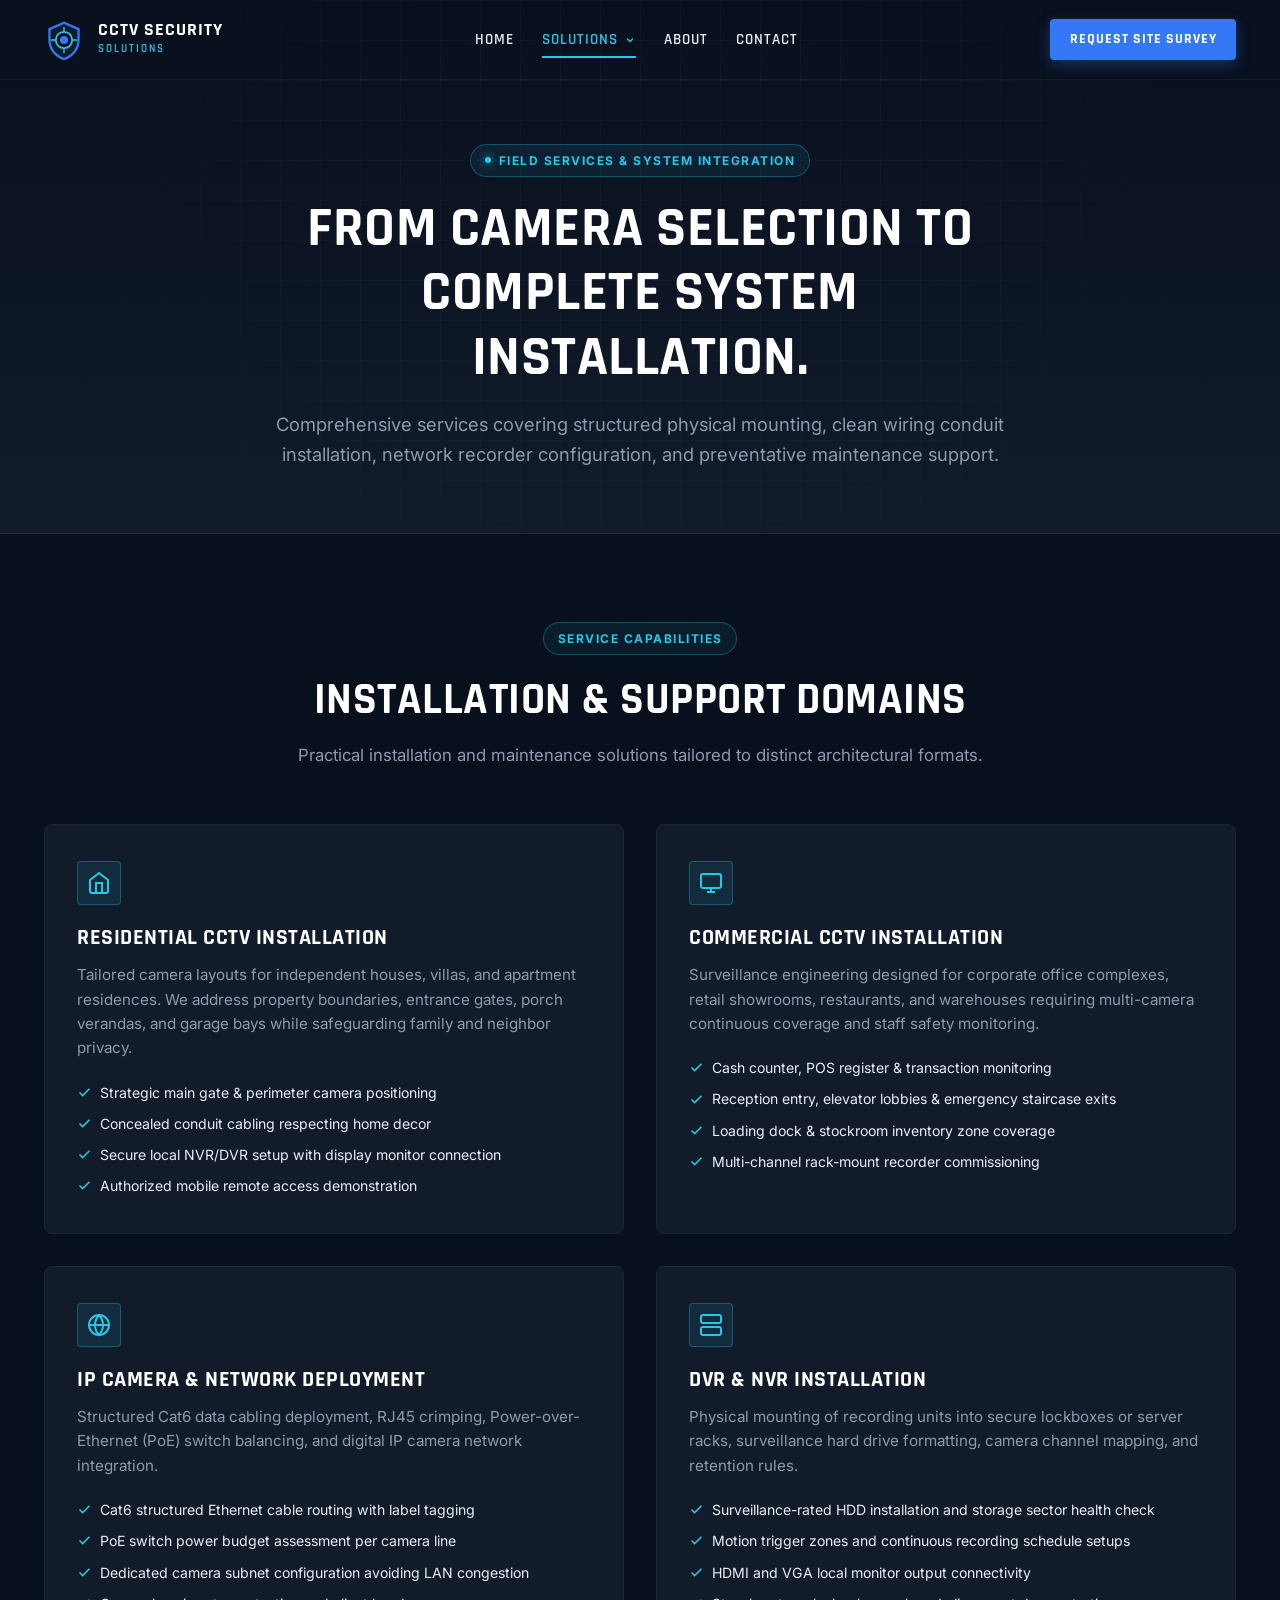
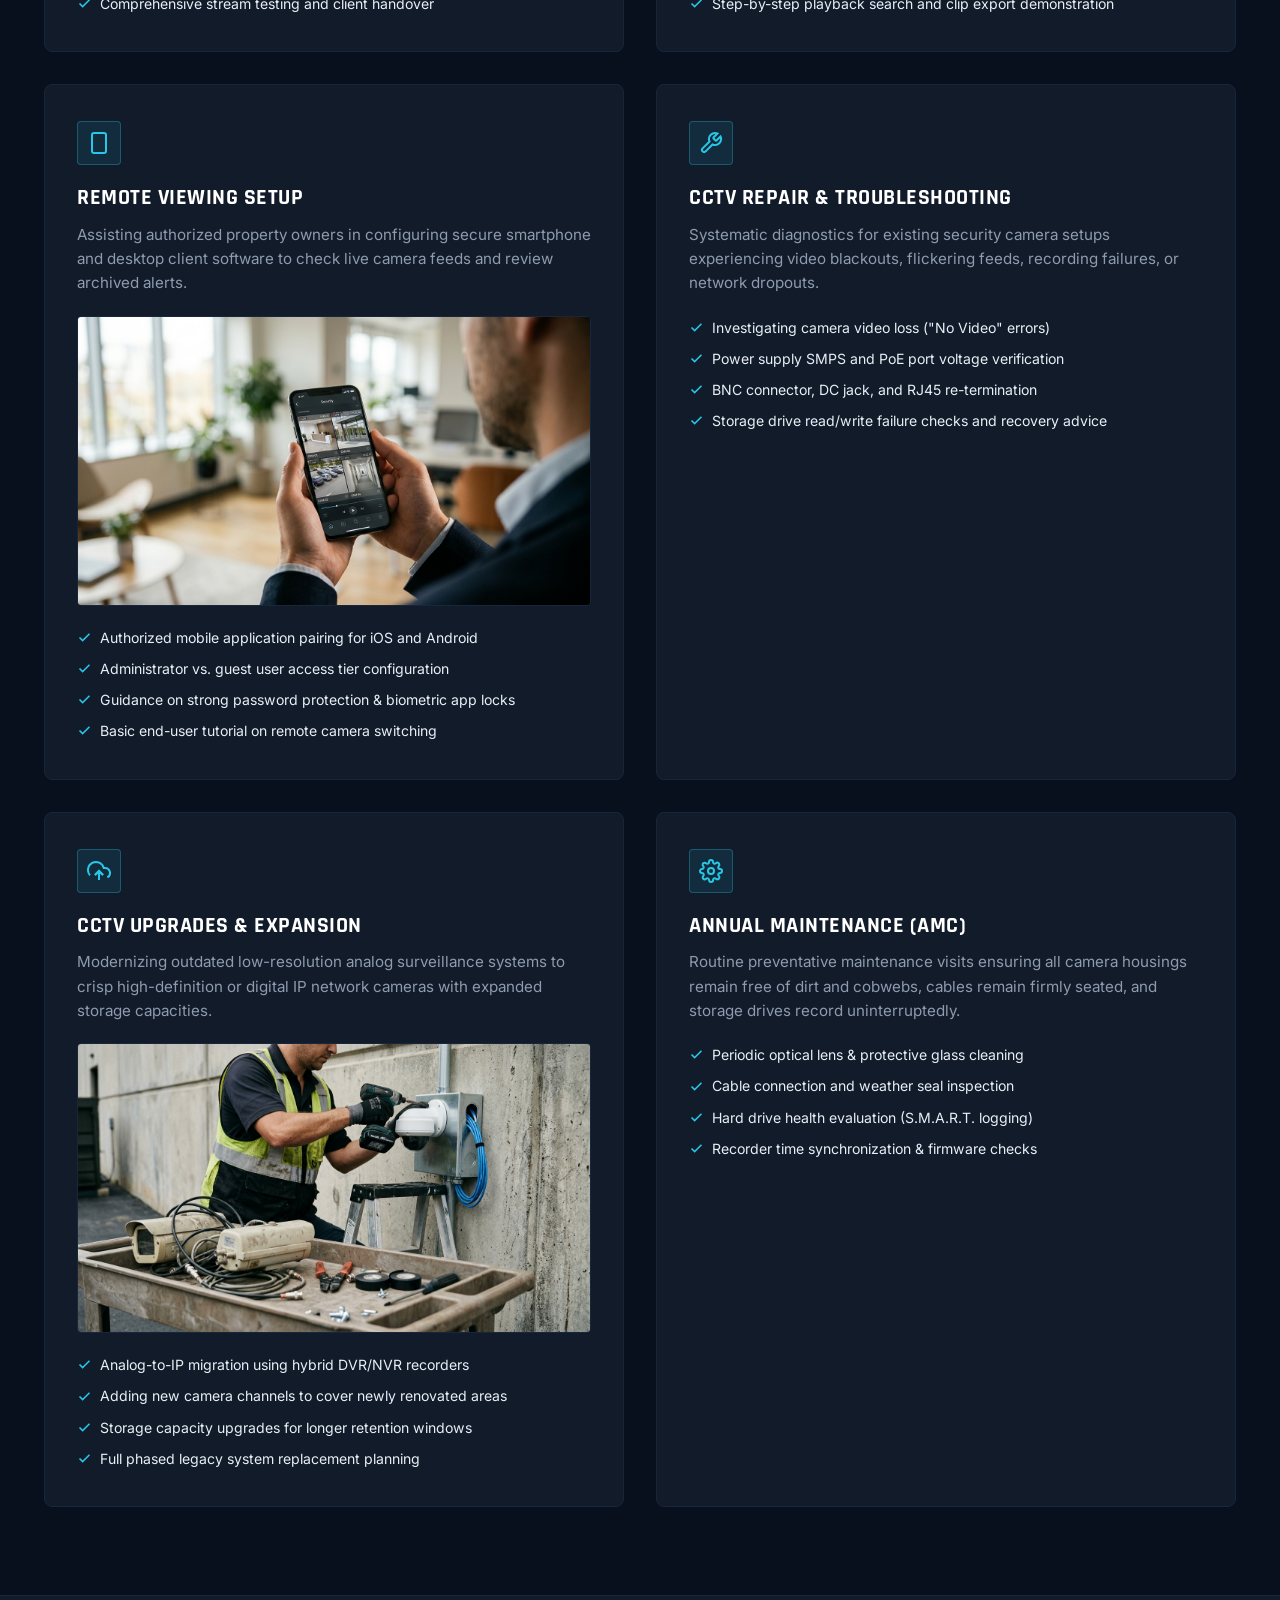
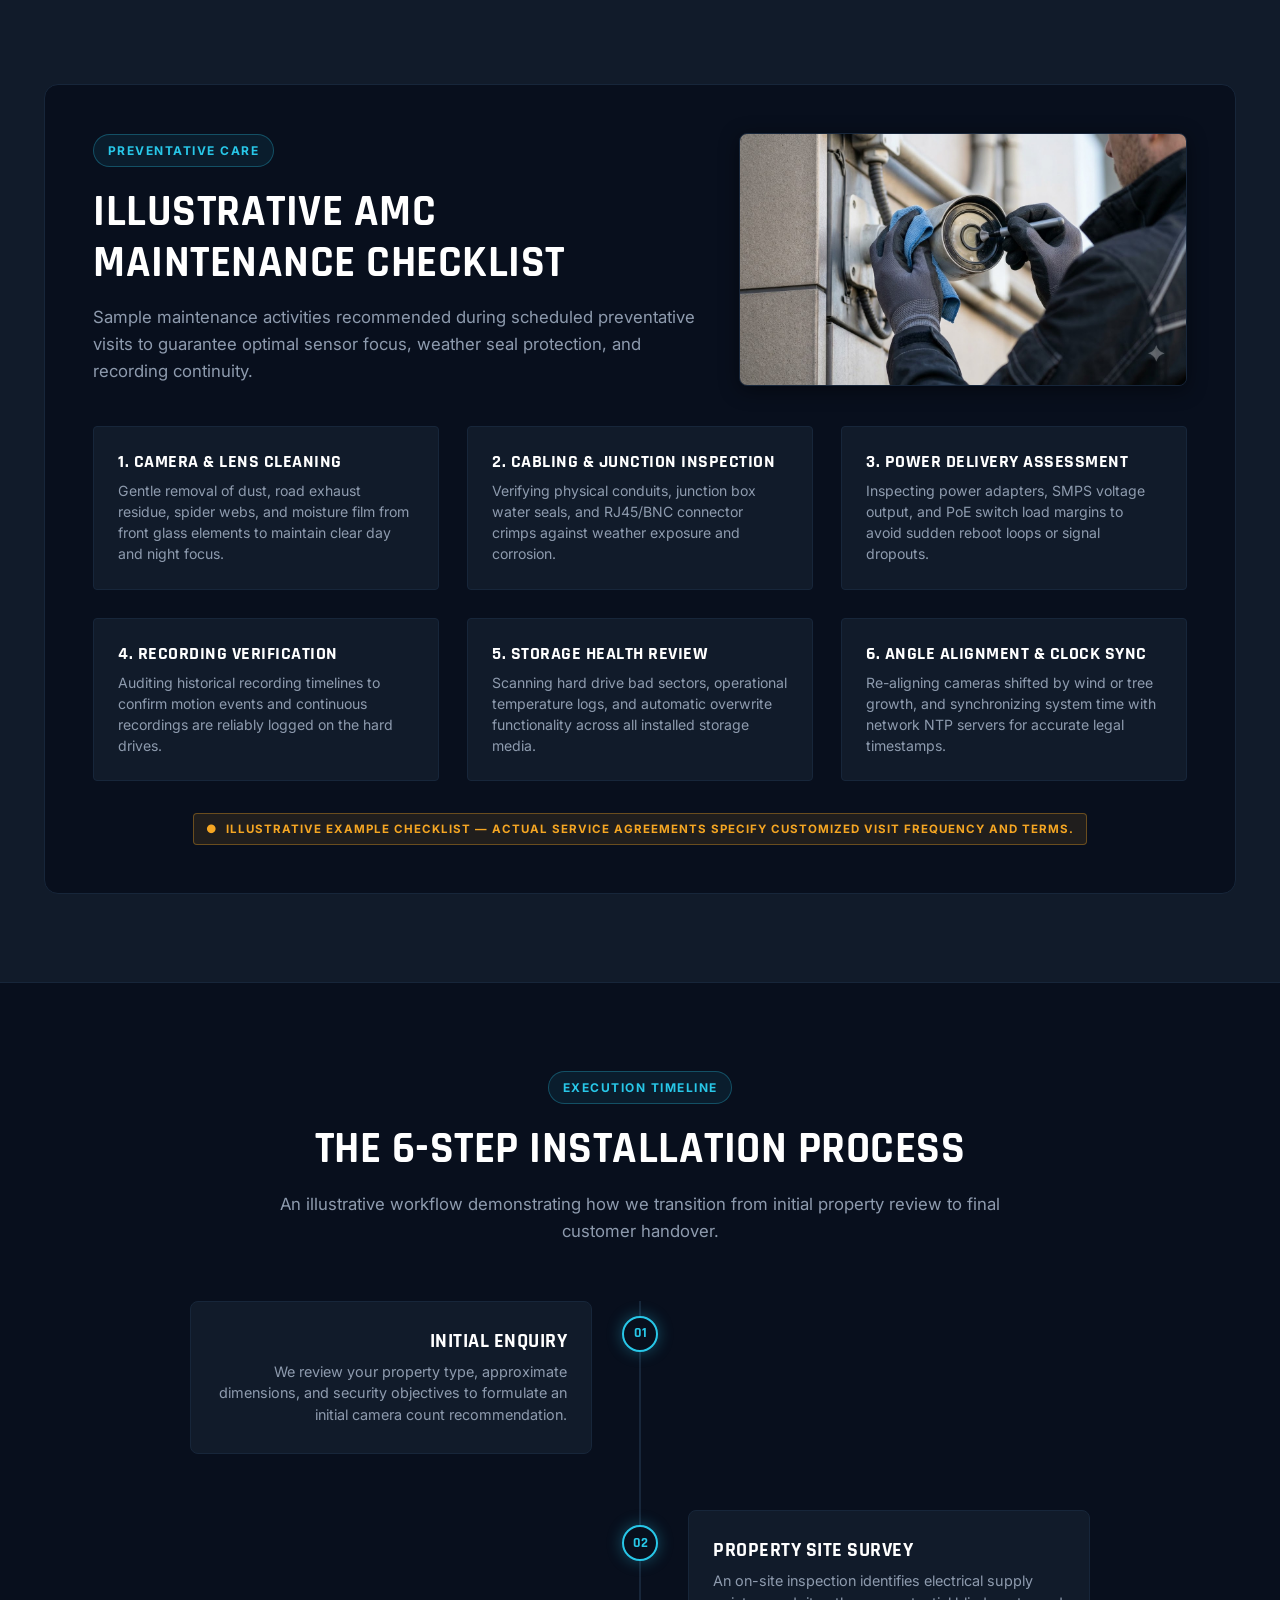
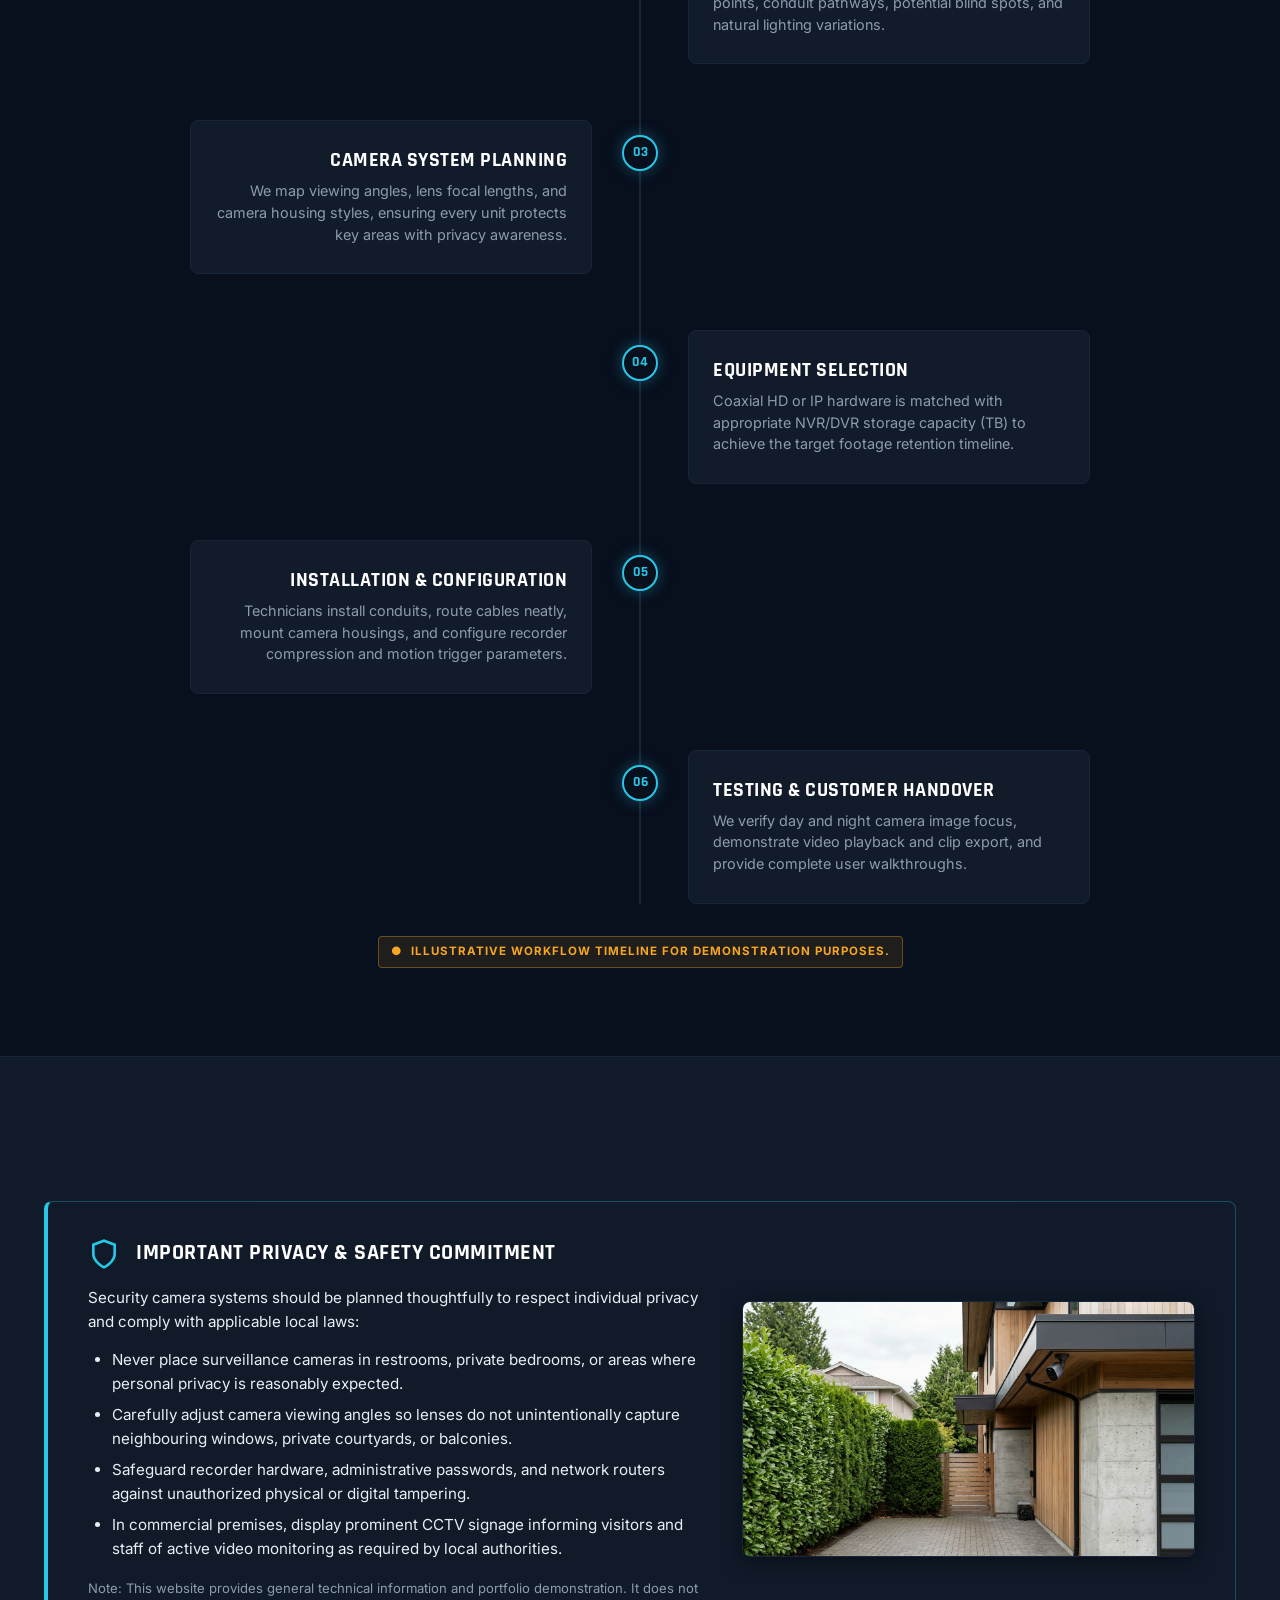
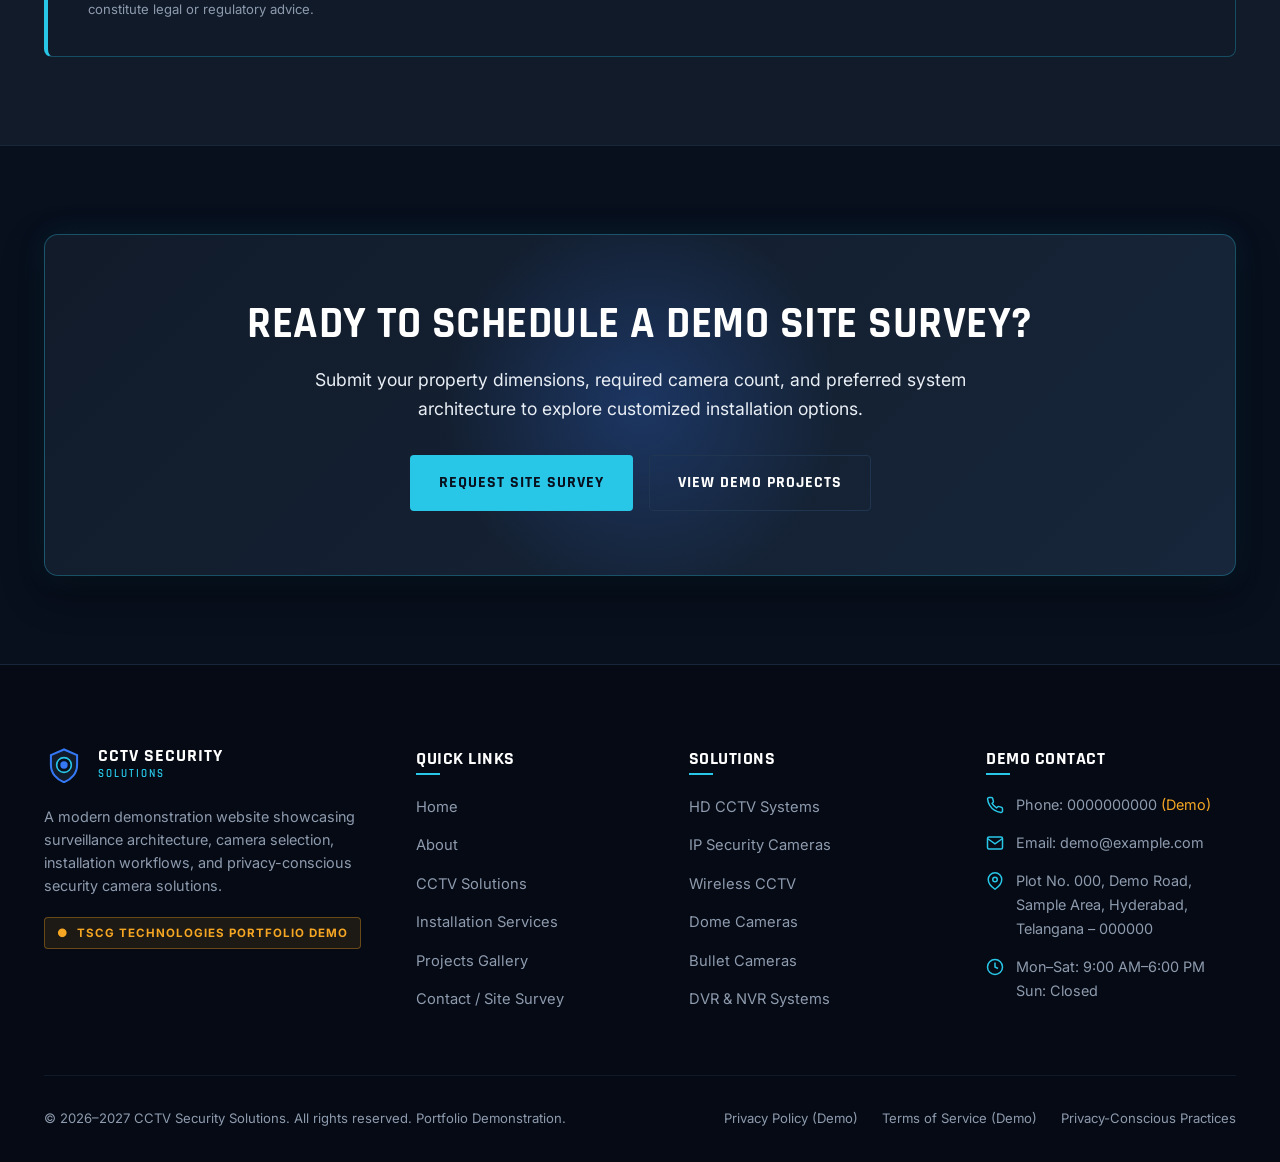
<file: services.html>
<!DOCTYPE html>
<html lang="en">
<head>
  <meta charset="UTF-8">
  <meta name="viewport" content="width=device-width, initial-scale=1.0">
  <title>CCTV Installation &amp; Maintenance Services | Services</title>
  <meta name="description" content="Professional CCTV installation, IP camera deployment, DVR/NVR setup, remote viewing guidance, system upgrades, troubleshooting, and annual maintenance contracts.">
  <meta name="keywords" content="CCTV installation services, commercial CCTV, residential security cameras, AMC CCTV maintenance, IP camera setup">

  <!-- Open Graph Metadata -->
  <meta property="og:title" content="CCTV Installation &amp; Maintenance Services">
  <meta property="og:description" content="From camera selection to complete system installation — residential, commercial, and maintenance services.">
  <meta property="og:type" content="website">
  <meta property="og:image" content="images/cctv-technician-installation.jpg">

  <link rel="stylesheet" href="assets/css/style.css">
</head>
<body>

  <!-- Sticky Header Navigation -->
  <header class="header" role="banner">
    <div class="container header__container">
      <a href="index.html" class="logo" aria-label="CCTV Security Solutions Home">
        <div class="logo__symbol" aria-hidden="true">
          <svg viewBox="0 0 44 44" width="40" height="40" fill="none">
            <path d="M22 3L6 10V22C6 32 13 40 22 43C31 40 38 32 38 22V10L22 3Z" stroke="#3478F6" stroke-width="2.5" fill="#111B2A"/>
            <circle cx="22" cy="22" r="9" stroke="#28C7E8" stroke-width="2" fill="#080F1D"/>
            <circle cx="22" cy="22" r="4.5" fill="#3478F6"/>
            <path d="M22 8V12M22 32V36M8 22H12M32 22H36" stroke="#28C7E8" stroke-width="1.5" stroke-linecap="round"/>
          </svg>
        </div>
        <div class="logo__text-box">
          <span class="logo__title">CCTV SECURITY</span>
          <span class="logo__sub">SOLUTIONS</span>
        </div>
      </a>

      <!-- Desktop Navigation (Clean 4-Item Layout with Dropdown) -->
      <nav class="nav" role="navigation" aria-label="Main Navigation">
        <a href="index.html" class="nav__link">Home</a>
        <div class="nav__dropdown">
          <a href="solutions.html" class="nav__link nav__dropdown-toggle active" aria-current="page" aria-haspopup="true" aria-expanded="false">
            Solutions
            <svg class="nav__dropdown-icon" width="12" height="12" viewBox="0 0 24 24" fill="none" stroke="currentColor" stroke-width="2.5" aria-hidden="true"><polyline points="6 9 12 15 18 9"/></svg>
          </a>
          <div class="dropdown-menu" role="menu">
            <a href="solutions.html" class="dropdown-item" role="menuitem">
              <div class="dropdown-item__icon" aria-hidden="true">
                <svg width="18" height="18" viewBox="0 0 24 24" fill="none" stroke="currentColor" stroke-width="2"><path d="M23 19a2 2 0 0 1-2 2H3a2 2 0 0 1-2-2V8a2 2 0 0 1 2-2h4l2-3h6l2 3h4a2 2 0 0 1 2 2z"/><circle cx="12" cy="13" r="4"/></svg>
              </div>
              <div>
                <span class="dropdown-item__title">CCTV Solutions</span>
                <span class="dropdown-item__desc">IP, HD, Dome, Bullet &amp; PTZ cameras</span>
              </div>
            </a>
            <a href="services.html" class="dropdown-item active" role="menuitem">
              <div class="dropdown-item__icon" aria-hidden="true">
                <svg width="18" height="18" viewBox="0 0 24 24" fill="none" stroke="currentColor" stroke-width="2"><path d="M14.7 6.3a1 1 0 0 0 0 1.4l1.6 1.6a1 1 0 0 0 1.4 0l3.77-3.77a6 6 0 0 1-7.94 7.94l-6.91 6.91a2.12 2.12 0 0 1-3-3l6.91-6.91a6 6 0 0 1 7.94-7.94l-3.76 3.76z"/></svg>
              </div>
              <div>
                <span class="dropdown-item__title">Installation Services</span>
                <span class="dropdown-item__desc">Residential, commercial, NVR &amp; AMC</span>
              </div>
            </a>
            <a href="projects.html" class="dropdown-item" role="menuitem">
              <div class="dropdown-item__icon" aria-hidden="true">
                <svg width="18" height="18" viewBox="0 0 24 24" fill="none" stroke="currentColor" stroke-width="2"><rect x="3" y="3" width="18" height="18" rx="2" ry="2"/><circle cx="8.5" cy="8.5" r="1.5"/><polyline points="21 15 16 10 5 21"/></svg>
              </div>
              <div>
                <span class="dropdown-item__title">Projects Showcase</span>
                <span class="dropdown-item__desc">Illustrative demo installation gallery</span>
              </div>
            </a>
          </div>
        </div>
        <a href="about.html" class="nav__link">About</a>
        <a href="contact.html" class="nav__link">Contact</a>
      </nav>

      <!-- Header Actions -->
      <div class="header__actions">
        <a href="contact.html" class="btn btn--primary btn--sm">Request Site Survey</a>
        
        <button class="hamburger" aria-label="Toggle navigation menu" aria-expanded="false">
          <span></span>
          <span></span>
          <span></span>
        </button>
      </div>
    </div>
  </header>

  <!-- Mobile Drawer & Overlay -->
  <div class="mobile-nav__overlay" aria-hidden="true"></div>
  <aside class="mobile-nav" aria-label="Mobile Navigation Drawer">
    <div class="mobile-nav__links">
      <a href="index.html" class="mobile-nav__link">Home <span>→</span></a>
      <div class="mobile-nav__dropdown is-open">
        <button class="mobile-nav__dropdown-btn active" aria-expanded="true">
          <span>Solutions &amp; Services</span>
          <svg class="mobile-nav__dropdown-icon" width="14" height="14" viewBox="0 0 24 24" fill="none" stroke="currentColor" stroke-width="2.5"><polyline points="6 9 12 15 18 9"/></svg>
        </button>
        <div class="mobile-nav__sublinks">
          <a href="solutions.html" class="mobile-nav__sublink">● CCTV Solutions</a>
          <a href="services.html" class="mobile-nav__sublink active">● Installation Services</a>
          <a href="projects.html" class="mobile-nav__sublink">● Projects Showcase</a>
        </div>
      </div>
      <a href="about.html" class="mobile-nav__link">About <span>→</span></a>
      <a href="contact.html" class="mobile-nav__link">Contact / Survey <span>→</span></a>
    </div>
    <div class="mobile-nav__bottom">
      <div class="demo-disclaimer-pill">
        <span>●</span> Demonstration Website Portfolio
      </div>
      <a href="contact.html" class="btn btn--primary btn--full">Book Demo Site Survey</a>
    </div>
  </aside>

  <!-- Main Content -->
  <main id="main-content">

    <!-- Page Hero Banner -->
    <section class="page-hero" aria-labelledby="services-hero-title">
      <div class="page-hero__grid" aria-hidden="true"></div>
      <div class="container page-hero__content">
        <div class="tech-badge">
          <span class="tech-badge__dot"></span>
          FIELD SERVICES &amp; SYSTEM INTEGRATION
        </div>
        <h1 id="services-hero-title" class="page-hero__title">
          FROM CAMERA SELECTION TO COMPLETE SYSTEM INSTALLATION.
        </h1>
        <p class="page-hero__desc">
          Comprehensive services covering structured physical mounting, clean wiring conduit installation, network recorder configuration, and preventative maintenance support.
        </p>
      </div>
    </section>

    <!-- Services Catalog Grid (8 Service Sections) -->
    <section class="section section--dark" aria-labelledby="catalog-heading">
      <div class="container">
        <div class="section-header">
          <div class="tech-badge">SERVICE CAPABILITIES</div>
          <h2 id="catalog-heading" class="section-title">INSTALLATION &amp; SUPPORT DOMAINS</h2>
          <p class="section-desc">Practical installation and maintenance solutions tailored to distinct architectural formats.</p>
        </div>

        <div class="services-catalog-grid">

          <!-- Service A: Residential CCTV Installation -->
          <article class="service-box" id="residential">
            <div class="service-box__icon" aria-hidden="true">
              <svg width="24" height="24" viewBox="0 0 24 24" fill="none" stroke="currentColor" stroke-width="2">
                <path d="M3 9l9-7 9 7v11a2 2 0 0 1-2 2H5a2 2 0 0 1-2-2z"/>
                <polyline points="9 22 9 12 15 12 15 22"/>
              </svg>
            </div>
            <h3 class="service-box__title">Residential CCTV Installation</h3>
            <p class="service-box__desc">
              Tailored camera layouts for independent houses, villas, and apartment residences. We address property boundaries, entrance gates, porch verandas, and garage bays while safeguarding family and neighbor privacy.
            </p>
            <ul class="service-box__checklist">
              <li><svg width="15" height="15" viewBox="0 0 24 24" fill="none" stroke="currentColor" stroke-width="2.5"><polyline points="20 6 9 17 4 12"/></svg> Strategic main gate &amp; perimeter camera positioning</li>
              <li><svg width="15" height="15" viewBox="0 0 24 24" fill="none" stroke="currentColor" stroke-width="2.5"><polyline points="20 6 9 17 4 12"/></svg> Concealed conduit cabling respecting home decor</li>
              <li><svg width="15" height="15" viewBox="0 0 24 24" fill="none" stroke="currentColor" stroke-width="2.5"><polyline points="20 6 9 17 4 12"/></svg> Secure local NVR/DVR setup with display monitor connection</li>
              <li><svg width="15" height="15" viewBox="0 0 24 24" fill="none" stroke="currentColor" stroke-width="2.5"><polyline points="20 6 9 17 4 12"/></svg> Authorized mobile remote access demonstration</li>
            </ul>
          </article>

          <!-- Service B: Commercial CCTV Installation -->
          <article class="service-box" id="commercial">
            <div class="service-box__icon" aria-hidden="true">
              <svg width="24" height="24" viewBox="0 0 24 24" fill="none" stroke="currentColor" stroke-width="2">
                <rect x="2" y="3" width="20" height="14" rx="2" ry="2"/>
                <line x1="8" y1="21" x2="16" y2="21"/>
                <line x1="12" y1="17" x2="12" y2="21"/>
              </svg>
            </div>
            <h3 class="service-box__title">Commercial CCTV Installation</h3>
            <p class="service-box__desc">
              Surveillance engineering designed for corporate office complexes, retail showrooms, restaurants, and warehouses requiring multi-camera continuous coverage and staff safety monitoring.
            </p>
            <ul class="service-box__checklist">
              <li><svg width="15" height="15" viewBox="0 0 24 24" fill="none" stroke="currentColor" stroke-width="2.5"><polyline points="20 6 9 17 4 12"/></svg> Cash counter, POS register &amp; transaction monitoring</li>
              <li><svg width="15" height="15" viewBox="0 0 24 24" fill="none" stroke="currentColor" stroke-width="2.5"><polyline points="20 6 9 17 4 12"/></svg> Reception entry, elevator lobbies &amp; emergency staircase exits</li>
              <li><svg width="15" height="15" viewBox="0 0 24 24" fill="none" stroke="currentColor" stroke-width="2.5"><polyline points="20 6 9 17 4 12"/></svg> Loading dock &amp; stockroom inventory zone coverage</li>
              <li><svg width="15" height="15" viewBox="0 0 24 24" fill="none" stroke="currentColor" stroke-width="2.5"><polyline points="20 6 9 17 4 12"/></svg> Multi-channel rack-mount recorder commissioning</li>
            </ul>
          </article>

          <!-- Service C: IP Camera Installation -->
          <article class="service-box" id="ip-installation">
            <div class="service-box__icon" aria-hidden="true">
              <svg width="24" height="24" viewBox="0 0 24 24" fill="none" stroke="currentColor" stroke-width="2">
                <circle cx="12" cy="12" r="10"/>
                <line x1="2" y1="12" x2="22" y2="12"/>
                <path d="M12 2a15.3 15.3 0 0 1 4 10 15.3 15.3 0 0 1-4 10 15.3 15.3 0 0 1-4-10 15.3 15.3 0 0 1 4-10z"/>
              </svg>
            </div>
            <h3 class="service-box__title">IP Camera &amp; Network Deployment</h3>
            <p class="service-box__desc">
              Structured Cat6 data cabling deployment, RJ45 crimping, Power-over-Ethernet (PoE) switch balancing, and digital IP camera network integration.
            </p>
            <ul class="service-box__checklist">
              <li><svg width="15" height="15" viewBox="0 0 24 24" fill="none" stroke="currentColor" stroke-width="2.5"><polyline points="20 6 9 17 4 12"/></svg> Cat6 structured Ethernet cable routing with label tagging</li>
              <li><svg width="15" height="15" viewBox="0 0 24 24" fill="none" stroke="currentColor" stroke-width="2.5"><polyline points="20 6 9 17 4 12"/></svg> PoE switch power budget assessment per camera line</li>
              <li><svg width="15" height="15" viewBox="0 0 24 24" fill="none" stroke="currentColor" stroke-width="2.5"><polyline points="20 6 9 17 4 12"/></svg> Dedicated camera subnet configuration avoiding LAN congestion</li>
              <li><svg width="15" height="15" viewBox="0 0 24 24" fill="none" stroke="currentColor" stroke-width="2.5"><polyline points="20 6 9 17 4 12"/></svg> Comprehensive stream testing and client handover</li>
            </ul>
          </article>

          <!-- Service D: DVR & NVR Installation -->
          <article class="service-box" id="dvr-nvr">
            <div class="service-box__icon" aria-hidden="true">
              <svg width="24" height="24" viewBox="0 0 24 24" fill="none" stroke="currentColor" stroke-width="2">
                <rect x="2" y="2" width="20" height="8" rx="2" ry="2"/>
                <rect x="2" y="14" width="20" height="8" rx="2" ry="2"/>
                <line x1="6" y1="6" x2="6.01" y2="6"/>
                <line x1="6" y1="18" x2="6.01" y2="18"/>
              </svg>
            </div>
            <h3 class="service-box__title">DVR &amp; NVR Installation</h3>
            <p class="service-box__desc">
              Physical mounting of recording units into secure lockboxes or server racks, surveillance hard drive formatting, camera channel mapping, and retention rules.
            </p>
            <ul class="service-box__checklist">
              <li><svg width="15" height="15" viewBox="0 0 24 24" fill="none" stroke="currentColor" stroke-width="2.5"><polyline points="20 6 9 17 4 12"/></svg> Surveillance-rated HDD installation and storage sector health check</li>
              <li><svg width="15" height="15" viewBox="0 0 24 24" fill="none" stroke="currentColor" stroke-width="2.5"><polyline points="20 6 9 17 4 12"/></svg> Motion trigger zones and continuous recording schedule setups</li>
              <li><svg width="15" height="15" viewBox="0 0 24 24" fill="none" stroke="currentColor" stroke-width="2.5"><polyline points="20 6 9 17 4 12"/></svg> HDMI and VGA local monitor output connectivity</li>
              <li><svg width="15" height="15" viewBox="0 0 24 24" fill="none" stroke="currentColor" stroke-width="2.5"><polyline points="20 6 9 17 4 12"/></svg> Step-by-step playback search and clip export demonstration</li>
            </ul>
          </article>

          <!-- Service E: Remote Viewing Setup -->
          <article class="service-box" id="remote-viewing">
            <div class="service-box__icon" aria-hidden="true">
              <svg width="24" height="24" viewBox="0 0 24 24" fill="none" stroke="currentColor" stroke-width="2">
                <rect x="5" y="2" width="14" height="20" rx="2" ry="2"/>
                <line x1="12" y1="18" x2="12.01" y2="18"/>
              </svg>
            </div>
            <h3 class="service-box__title">Remote Viewing Setup</h3>
            <p class="service-box__desc">
              Assisting authorized property owners in configuring secure smartphone and desktop client software to check live camera feeds and review archived alerts.
            </p>
            <div style="margin-bottom: 1.25rem; border-radius: var(--radius-sm); overflow: hidden; border: 1px solid var(--border-color);">
              <img src="images/cctv-remote-viewing.jpg" alt="Authorized Mobile Remote Viewing Interface" loading="lazy" style="width: 100%; aspect-ratio: 16/9; object-fit: cover;">
            </div>
            <ul class="service-box__checklist">
              <li><svg width="15" height="15" viewBox="0 0 24 24" fill="none" stroke="currentColor" stroke-width="2.5"><polyline points="20 6 9 17 4 12"/></svg> Authorized mobile application pairing for iOS and Android</li>
              <li><svg width="15" height="15" viewBox="0 0 24 24" fill="none" stroke="currentColor" stroke-width="2.5"><polyline points="20 6 9 17 4 12"/></svg> Administrator vs. guest user access tier configuration</li>
              <li><svg width="15" height="15" viewBox="0 0 24 24" fill="none" stroke="currentColor" stroke-width="2.5"><polyline points="20 6 9 17 4 12"/></svg> Guidance on strong password protection &amp; biometric app locks</li>
              <li><svg width="15" height="15" viewBox="0 0 24 24" fill="none" stroke="currentColor" stroke-width="2.5"><polyline points="20 6 9 17 4 12"/></svg> Basic end-user tutorial on remote camera switching</li>
            </ul>
          </article>

          <!-- Service F: CCTV Repair & Troubleshooting -->
          <article class="service-box" id="troubleshooting">
            <div class="service-box__icon" aria-hidden="true">
              <svg width="24" height="24" viewBox="0 0 24 24" fill="none" stroke="currentColor" stroke-width="2">
                <path d="M14.7 6.3a1 1 0 0 0 0 1.4l1.6 1.6a1 1 0 0 0 1.4 0l3.77-3.77a6 6 0 0 1-7.94 7.94l-6.91 6.91a2.12 2.12 0 0 1-3-3l6.91-6.91a6 6 0 0 1 7.94-7.94l-3.76 3.76z"/>
              </svg>
            </div>
            <h3 class="service-box__title">CCTV Repair &amp; Troubleshooting</h3>
            <p class="service-box__desc">
              Systematic diagnostics for existing security camera setups experiencing video blackouts, flickering feeds, recording failures, or network dropouts.
            </p>
            <ul class="service-box__checklist">
              <li><svg width="15" height="15" viewBox="0 0 24 24" fill="none" stroke="currentColor" stroke-width="2.5"><polyline points="20 6 9 17 4 12"/></svg> Investigating camera video loss ("No Video" errors)</li>
              <li><svg width="15" height="15" viewBox="0 0 24 24" fill="none" stroke="currentColor" stroke-width="2.5"><polyline points="20 6 9 17 4 12"/></svg> Power supply SMPS and PoE port voltage verification</li>
              <li><svg width="15" height="15" viewBox="0 0 24 24" fill="none" stroke="currentColor" stroke-width="2.5"><polyline points="20 6 9 17 4 12"/></svg> BNC connector, DC jack, and RJ45 re-termination</li>
              <li><svg width="15" height="15" viewBox="0 0 24 24" fill="none" stroke="currentColor" stroke-width="2.5"><polyline points="20 6 9 17 4 12"/></svg> Storage drive read/write failure checks and recovery advice</li>
            </ul>
          </article>

          <!-- Service G: CCTV Upgrades -->
          <article class="service-box" id="upgrades">
            <div class="service-box__icon" aria-hidden="true">
              <svg width="24" height="24" viewBox="0 0 24 24" fill="none" stroke="currentColor" stroke-width="2">
                <polyline points="16 16 12 12 8 16"/>
                <line x1="12" y1="12" x2="12" y2="21"/>
                <path d="M20.39 18.39A5 5 0 0 0 18 9h-1.26A8 8 0 1 0 3 16.3"/>
                <polyline points="16 16 12 12 8 16"/>
              </svg>
            </div>
            <h3 class="service-box__title">CCTV Upgrades &amp; Expansion</h3>
            <p class="service-box__desc">
              Modernizing outdated low-resolution analog surveillance systems to crisp high-definition or digital IP network cameras with expanded storage capacities.
            </p>
            <div style="margin-bottom: 1.25rem; border-radius: var(--radius-sm); overflow: hidden; border: 1px solid var(--border-color);">
              <img src="images/cctv-camera-upgrade.jpg" alt="Modernizing Analog Surveillance to IP Systems" loading="lazy" style="width: 100%; aspect-ratio: 16/9; object-fit: cover;">
            </div>
            <ul class="service-box__checklist">
              <li><svg width="15" height="15" viewBox="0 0 24 24" fill="none" stroke="currentColor" stroke-width="2.5"><polyline points="20 6 9 17 4 12"/></svg> Analog-to-IP migration using hybrid DVR/NVR recorders</li>
              <li><svg width="15" height="15" viewBox="0 0 24 24" fill="none" stroke="currentColor" stroke-width="2.5"><polyline points="20 6 9 17 4 12"/></svg> Adding new camera channels to cover newly renovated areas</li>
              <li><svg width="15" height="15" viewBox="0 0 24 24" fill="none" stroke="currentColor" stroke-width="2.5"><polyline points="20 6 9 17 4 12"/></svg> Storage capacity upgrades for longer retention windows</li>
              <li><svg width="15" height="15" viewBox="0 0 24 24" fill="none" stroke="currentColor" stroke-width="2.5"><polyline points="20 6 9 17 4 12"/></svg> Full phased legacy system replacement planning</li>
            </ul>
          </article>

          <!-- Service H: Annual Maintenance Contracts (AMC) -->
          <article class="service-box" id="maintenance">
            <div class="service-box__icon" aria-hidden="true">
              <svg width="24" height="24" viewBox="0 0 24 24" fill="none" stroke="currentColor" stroke-width="2">
                <circle cx="12" cy="12" r="3"/>
                <path d="M19.4 15a1.65 1.65 0 0 0 .33 1.82l.06.06a2 2 0 0 1 0 2.83 2 2 0 0 1-2.83 0l-.06-.06a1.65 1.65 0 0 0-1.82-.33 1.65 1.65 0 0 0-1 1.51V21a2 2 0 0 1-2 2 2 2 0 0 1-2-2v-.09A1.65 1.65 0 0 0 9 19.4a1.65 1.65 0 0 0-1.82.33l-.06.06a2 2 0 0 1-2.83 0 2 2 0 0 1 0-2.83l.06-.06a1.65 1.65 0 0 0 .33-1.82 1.65 1.65 0 0 0-1.51-1H3a2 2 0 0 1-2-2 2 2 0 0 1 2-2h.09A1.65 1.65 0 0 0 4.6 9a1.65 1.65 0 0 0-.33-1.82l-.06-.06a2 2 0 0 1 0-2.83 2 2 0 0 1 2.83 0l.06.06a1.65 1.65 0 0 0 1.82.33H9a1.65 1.65 0 0 0 1-1.51V3a2 2 0 0 1 2-2 2 2 0 0 1 2 2v.09a1.65 1.65 0 0 0 1 1.51 1.65 1.65 0 0 0 1.82-.33l.06-.06a2 2 0 0 1 2.83 0 2 2 0 0 1 0 2.83l-.06.06a1.65 1.65 0 0 0-.33 1.82V9a1.65 1.65 0 0 0 1.51 1H21a2 2 0 0 1 2 2 2 2 0 0 1-2 2h-.09a1.65 1.65 0 0 0-1.51 1z"/>
              </svg>
            </div>
            <h3 class="service-box__title">Annual Maintenance (AMC)</h3>
            <p class="service-box__desc">
              Routine preventative maintenance visits ensuring all camera housings remain free of dirt and cobwebs, cables remain firmly seated, and storage drives record uninterruptedly.
            </p>
            <ul class="service-box__checklist">
              <li><svg width="15" height="15" viewBox="0 0 24 24" fill="none" stroke="currentColor" stroke-width="2.5"><polyline points="20 6 9 17 4 12"/></svg> Periodic optical lens &amp; protective glass cleaning</li>
              <li><svg width="15" height="15" viewBox="0 0 24 24" fill="none" stroke="currentColor" stroke-width="2.5"><polyline points="20 6 9 17 4 12"/></svg> Cable connection and weather seal inspection</li>
              <li><svg width="15" height="15" viewBox="0 0 24 24" fill="none" stroke="currentColor" stroke-width="2.5"><polyline points="20 6 9 17 4 12"/></svg> Hard drive health evaluation (S.M.A.R.T. logging)</li>
              <li><svg width="15" height="15" viewBox="0 0 24 24" fill="none" stroke="currentColor" stroke-width="2.5"><polyline points="20 6 9 17 4 12"/></svg> Recorder time synchronization &amp; firmware checks</li>
            </ul>
          </article>

        </div>
      </div>
    </section>

    <!-- Illustrative AMC Scope Detail Section -->
    <section class="section section--alt" aria-labelledby="amc-heading">
      <div class="container">
        <div class="amc-section">
          <div style="display: grid; grid-template-columns: 1.15fr 0.85fr; gap: 2.5rem; align-items: center; margin-bottom: 2.5rem;">
            <div>
              <div class="tech-badge">PREVENTATIVE CARE</div>
              <h2 id="amc-heading" class="section-title">ILLUSTRATIVE AMC MAINTENANCE CHECKLIST</h2>
              <p class="section-desc" style="margin-bottom: 0;">Sample maintenance activities recommended during scheduled preventative visits to guarantee optimal sensor focus, weather seal protection, and recording continuity.</p>
            </div>
            <div style="border-radius: var(--radius-md); overflow: hidden; border: 1px solid var(--border-color); box-shadow: var(--shadow-subtle);">
              <img src="images/cctv-camera-maintenance.jpg" alt="Preventative CCTV Camera Lens Cleaning and Maintenance Inspection" loading="lazy" style="width: 100%; aspect-ratio: 16/9; object-fit: cover;">
            </div>
          </div>

          <div class="amc-grid">
            <div class="amc-item">
              <h3 class="amc-item__title">1. Camera &amp; Lens Cleaning</h3>
              <p class="amc-item__desc">Gentle removal of dust, road exhaust residue, spider webs, and moisture film from front glass elements to maintain clear day and night focus.</p>
            </div>
            <div class="amc-item">
              <h3 class="amc-item__title">2. Cabling &amp; Junction Inspection</h3>
              <p class="amc-item__desc">Verifying physical conduits, junction box water seals, and RJ45/BNC connector crimps against weather exposure and corrosion.</p>
            </div>
            <div class="amc-item">
              <h3 class="amc-item__title">3. Power Delivery Assessment</h3>
              <p class="amc-item__desc">Inspecting power adapters, SMPS voltage output, and PoE switch load margins to avoid sudden reboot loops or signal dropouts.</p>
            </div>
            <div class="amc-item">
              <h3 class="amc-item__title">4. Recording Verification</h3>
              <p class="amc-item__desc">Auditing historical recording timelines to confirm motion events and continuous recordings are reliably logged on the hard drives.</p>
            </div>
            <div class="amc-item">
              <h3 class="amc-item__title">5. Storage Health Review</h3>
              <p class="amc-item__desc">Scanning hard drive bad sectors, operational temperature logs, and automatic overwrite functionality across all installed storage media.</p>
            </div>
            <div class="amc-item">
              <h3 class="amc-item__title">6. Angle Alignment &amp; Clock Sync</h3>
              <p class="amc-item__desc">Re-aligning cameras shifted by wind or tree growth, and synchronizing system time with network NTP servers for accurate legal timestamps.</p>
            </div>
          </div>

          <div style="margin-top: 2rem; text-align: center;">
            <div class="demo-disclaimer-pill">
              <span>●</span> Illustrative example checklist — actual service agreements specify customized visit frequency and terms.
            </div>
          </div>
        </div>
      </div>
    </section>

    <!-- Installation Process Timeline (6 Animated Steps) -->
    <section class="section section--dark" aria-labelledby="process-heading">
      <div class="container">
        <div class="section-header">
          <div class="tech-badge">EXECUTION TIMELINE</div>
          <h2 id="process-heading" class="section-title">THE 6-STEP INSTALLATION PROCESS</h2>
          <p class="section-desc">An illustrative workflow demonstrating how we transition from initial property review to final customer handover.</p>
        </div>

        <div class="timeline">
          <!-- Step 1 -->
          <div class="timeline-item timeline-item--left">
            <div class="timeline-marker">01</div>
            <div class="timeline-content">
              <h3 class="timeline-step-title">Initial Enquiry</h3>
              <p class="timeline-step-desc">
                We review your property type, approximate dimensions, and security objectives to formulate an initial camera count recommendation.
              </p>
            </div>
          </div>

          <!-- Step 2 -->
          <div class="timeline-item timeline-item--right">
            <div class="timeline-marker">02</div>
            <div class="timeline-content">
              <h3 class="timeline-step-title">Property Site Survey</h3>
              <p class="timeline-step-desc">
                An on-site inspection identifies electrical supply points, conduit pathways, potential blind spots, and natural lighting variations.
              </p>
            </div>
          </div>

          <!-- Step 3 -->
          <div class="timeline-item timeline-item--left">
            <div class="timeline-marker">03</div>
            <div class="timeline-content">
              <h3 class="timeline-step-title">Camera System Planning</h3>
              <p class="timeline-step-desc">
                We map viewing angles, lens focal lengths, and camera housing styles, ensuring every unit protects key areas with privacy awareness.
              </p>
            </div>
          </div>

          <!-- Step 4 -->
          <div class="timeline-item timeline-item--right">
            <div class="timeline-marker">04</div>
            <div class="timeline-content">
              <h3 class="timeline-step-title">Equipment Selection</h3>
              <p class="timeline-step-desc">
                Coaxial HD or IP hardware is matched with appropriate NVR/DVR storage capacity (TB) to achieve the target footage retention timeline.
              </p>
            </div>
          </div>

          <!-- Step 5 -->
          <div class="timeline-item timeline-item--left">
            <div class="timeline-marker">05</div>
            <div class="timeline-content">
              <h3 class="timeline-step-title">Installation &amp; Configuration</h3>
              <p class="timeline-step-desc">
                Technicians install conduits, route cables neatly, mount camera housings, and configure recorder compression and motion trigger parameters.
              </p>
            </div>
          </div>

          <!-- Step 6 -->
          <div class="timeline-item timeline-item--right">
            <div class="timeline-marker">06</div>
            <div class="timeline-content">
              <h3 class="timeline-step-title">Testing &amp; Customer Handover</h3>
              <p class="timeline-step-desc">
                We verify day and night camera image focus, demonstrate video playback and clip export, and provide complete user walkthroughs.
              </p>
            </div>
          </div>
        </div>

        <div style="text-align: center; margin-top: 2rem;">
          <div class="demo-disclaimer-pill">
            <span>●</span> Illustrative workflow timeline for demonstration purposes.
          </div>
        </div>
      </div>
    </section>

    <!-- Important Privacy & Safety Notice Section -->
    <section class="section section--alt">
      <div class="container">
        <div class="privacy-notice-box" style="display: grid; grid-template-columns: 1.15fr 0.85fr; gap: 2.5rem; align-items: center;">
          <div>
            <div class="privacy-notice-box__header">
              <svg width="32" height="32" viewBox="0 0 24 24" fill="none" stroke="var(--color-cyan)" stroke-width="2">
                <path d="M12 22s8-4 8-10V5l-8-3-8 3v7c0 6 8 10 8 10z"/>
              </svg>
              <h3>IMPORTANT PRIVACY &amp; SAFETY COMMITMENT</h3>
            </div>
            <div class="privacy-notice-box__content">
              <p style="margin-bottom: 0.85rem;">
                Security camera systems should be planned thoughtfully to respect individual privacy and comply with applicable local laws:
              </p>
              <ul style="padding-left: 1.5rem; margin-bottom: 1rem; display: flex; flex-direction: column; gap: 0.4rem;">
                <li>Never place surveillance cameras in restrooms, private bedrooms, or areas where personal privacy is reasonably expected.</li>
                <li>Carefully adjust camera viewing angles so lenses do not unintentionally capture neighbouring windows, private courtyards, or balconies.</li>
                <li>Safeguard recorder hardware, administrative passwords, and network routers against unauthorized physical or digital tampering.</li>
                <li>In commercial premises, display prominent CCTV signage informing visitors and staff of active video monitoring as required by local authorities.</li>
              </ul>
              <p class="text-muted" style="font-size: 0.82rem;">
                Note: This website provides general technical information and portfolio demonstration. It does not constitute legal or regulatory advice.
              </p>
            </div>
          </div>
          <div style="border-radius: var(--radius-md); overflow: hidden; border: 1px solid var(--border-color); box-shadow: var(--shadow-subtle);">
            <img src="images/cctv-privacy-surveillance.jpg" alt="Privacy-Conscious Camera Placement and Boundary Awareness" loading="lazy" style="width: 100%; aspect-ratio: 16/9; object-fit: cover;">
          </div>
        </div>
      </div>
    </section>

    <!-- CTA Section -->
    <section class="section section--dark">
      <div class="container">
        <div class="cta-banner">
          <div class="cta-banner__glow" aria-hidden="true"></div>
          <h2 class="cta-banner__title">READY TO SCHEDULE A DEMO SITE SURVEY?</h2>
          <p class="cta-banner__text">
            Submit your property dimensions, required camera count, and preferred system architecture to explore customized installation options.
          </p>
          <div class="cta-banner__actions">
            <a href="contact.html" class="btn btn--cyan">Request Site Survey</a>
            <a href="projects.html" class="btn btn--outline">View Demo Projects</a>
          </div>
        </div>
      </div>
    </section>

  </main>

  <!-- Shared Footer -->
  <footer class="footer" role="contentinfo">
    <div class="container">
      <div class="footer__grid">
        <div>
          <a href="index.html" class="logo" style="margin-bottom: 1.25rem;">
            <div class="logo__symbol" aria-hidden="true">
              <svg viewBox="0 0 44 44" width="36" height="36" fill="none">
                <path d="M22 3L6 10V22C6 32 13 40 22 43C31 40 38 32 38 22V10L22 3Z" stroke="#3478F6" stroke-width="2.5" fill="#111B2A"/>
                <circle cx="22" cy="22" r="9" stroke="#28C7E8" stroke-width="2" fill="#080F1D"/>
                <circle cx="22" cy="22" r="4.5" fill="#3478F6"/>
              </svg>
            </div>
            <div class="logo__text-box">
              <span class="logo__title">CCTV SECURITY</span>
              <span class="logo__sub">SOLUTIONS</span>
            </div>
          </a>
          <p style="font-size: 0.9rem; color: var(--color-muted); line-height: 1.6; margin-bottom: 1.25rem;">
            A modern demonstration website showcasing surveillance architecture, camera selection, installation workflows, and privacy-conscious security camera solutions.
          </p>
          <div class="demo-disclaimer-pill">
            <span>●</span> TSCG Technologies Portfolio Demo
          </div>
        </div>

        <div>
          <h3 class="footer__col-title">Quick Links</h3>
          <ul class="footer__links">
            <li><a href="index.html" class="footer__link">Home</a></li>
            <li><a href="about.html" class="footer__link">About</a></li>
            <li><a href="solutions.html" class="footer__link">CCTV Solutions</a></li>
            <li><a href="services.html" class="footer__link">Installation Services</a></li>
            <li><a href="projects.html" class="footer__link">Projects Gallery</a></li>
            <li><a href="contact.html" class="footer__link">Contact / Site Survey</a></li>
          </ul>
        </div>

        <div>
          <h3 class="footer__col-title">Solutions</h3>
          <ul class="footer__links">
            <li><a href="solutions.html#hd-cctv" class="footer__link">HD CCTV Systems</a></li>
            <li><a href="solutions.html#ip-cameras" class="footer__link">IP Security Cameras</a></li>
            <li><a href="solutions.html#wireless" class="footer__link">Wireless CCTV</a></li>
            <li><a href="solutions.html#dome" class="footer__link">Dome Cameras</a></li>
            <li><a href="solutions.html#bullet" class="footer__link">Bullet Cameras</a></li>
            <li><a href="solutions.html#recording" class="footer__link">DVR &amp; NVR Systems</a></li>
          </ul>
        </div>

        <div>
          <h3 class="footer__col-title">Demo Contact</h3>
          <ul class="footer__contact-list">
            <li class="footer__contact-item">
              <svg width="18" height="18" viewBox="0 0 24 24" fill="none" stroke="currentColor" stroke-width="2"><path d="M22 16.92v3a2 2 0 0 1-2.18 2 19.79 19.79 0 0 1-8.63-3.07 19.5 19.5 0 0 1-6-6 19.79 19.79 0 0 1-3.07-8.67A2 2 0 0 1 4.11 2h3a2 2 0 0 1 2 1.72 12.84 12.84 0 0 0 .7 2.81 2 2 0 0 1-.45 2.11L8.09 9.91a16 16 0 0 0 6 6l1.27-1.27a2 2 0 0 1 2.11-.45 12.84 12.84 0 0 0 2.81.7A2 2 0 0 1 22 16.92z"/></svg>
              <span>Phone: 0000000000 <span class="text-amber">(Demo)</span></span>
            </li>
            <li class="footer__contact-item">
              <svg width="18" height="18" viewBox="0 0 24 24" fill="none" stroke="currentColor" stroke-width="2"><path d="M4 4h16c1.1 0 2 .9 2 2v12c0 1.1-.9 2-2 2H4c-1.1 0-2-.9-2-2V6c0-1.1.9-2 2-2z"/><polyline points="22,6 12,13 2,6"/></svg>
              <span>Email: demo@example.com</span>
            </li>
            <li class="footer__contact-item">
              <svg width="18" height="18" viewBox="0 0 24 24" fill="none" stroke="currentColor" stroke-width="2"><path d="M21 10c0 7-9 13-9 13s-9-6-9-13a9 9 0 0 1 18 0z"/><circle cx="12" cy="10" r="3"/></svg>
              <span>Plot No. 000, Demo Road, Sample Area, Hyderabad, Telangana – 000000</span>
            </li>
            <li class="footer__contact-item">
              <svg width="18" height="18" viewBox="0 0 24 24" fill="none" stroke="currentColor" stroke-width="2"><circle cx="12" cy="12" r="10"/><polyline points="12 6 12 12 16 14"/></svg>
              <span>Mon–Sat: 9:00 AM–6:00 PM<br>Sun: Closed</span>
            </li>
          </ul>
        </div>
      </div>

      <div class="footer__bottom">
        <div>
          &copy; 2026–2027 CCTV Security Solutions. All rights reserved. Portfolio Demonstration.
        </div>
        <div class="footer__legal-links">
          <a href="#">Privacy Policy (Demo)</a>
          <a href="#">Terms of Service (Demo)</a>
          <a href="#">Privacy-Conscious Practices</a>
        </div>
      </div>
    </div>
  </footer>

  <!-- Mobile Sticky Bottom Action Bar -->
  <div class="mobile-bottom-bar" aria-label="Mobile quick contact bar">
    <div class="mobile-bottom-bar__info">
      <span class="mobile-bottom-bar__label">DEMO HOTLINE</span>
      <span class="mobile-bottom-bar__val">0000000000</span>
    </div>
    <a href="contact.html" class="btn btn--primary btn--sm">Request Survey</a>
  </div>

  <!-- Back to Top Button -->
  <button class="back-to-top" aria-label="Back to top">
    <svg width="20" height="20" viewBox="0 0 24 24" fill="none" stroke="currentColor" stroke-width="2.5">
      <polyline points="18 15 12 9 6 15"/>
    </svg>
  </button>

  <script src="assets/js/main.js"></script>
</body>
</html>
</file>
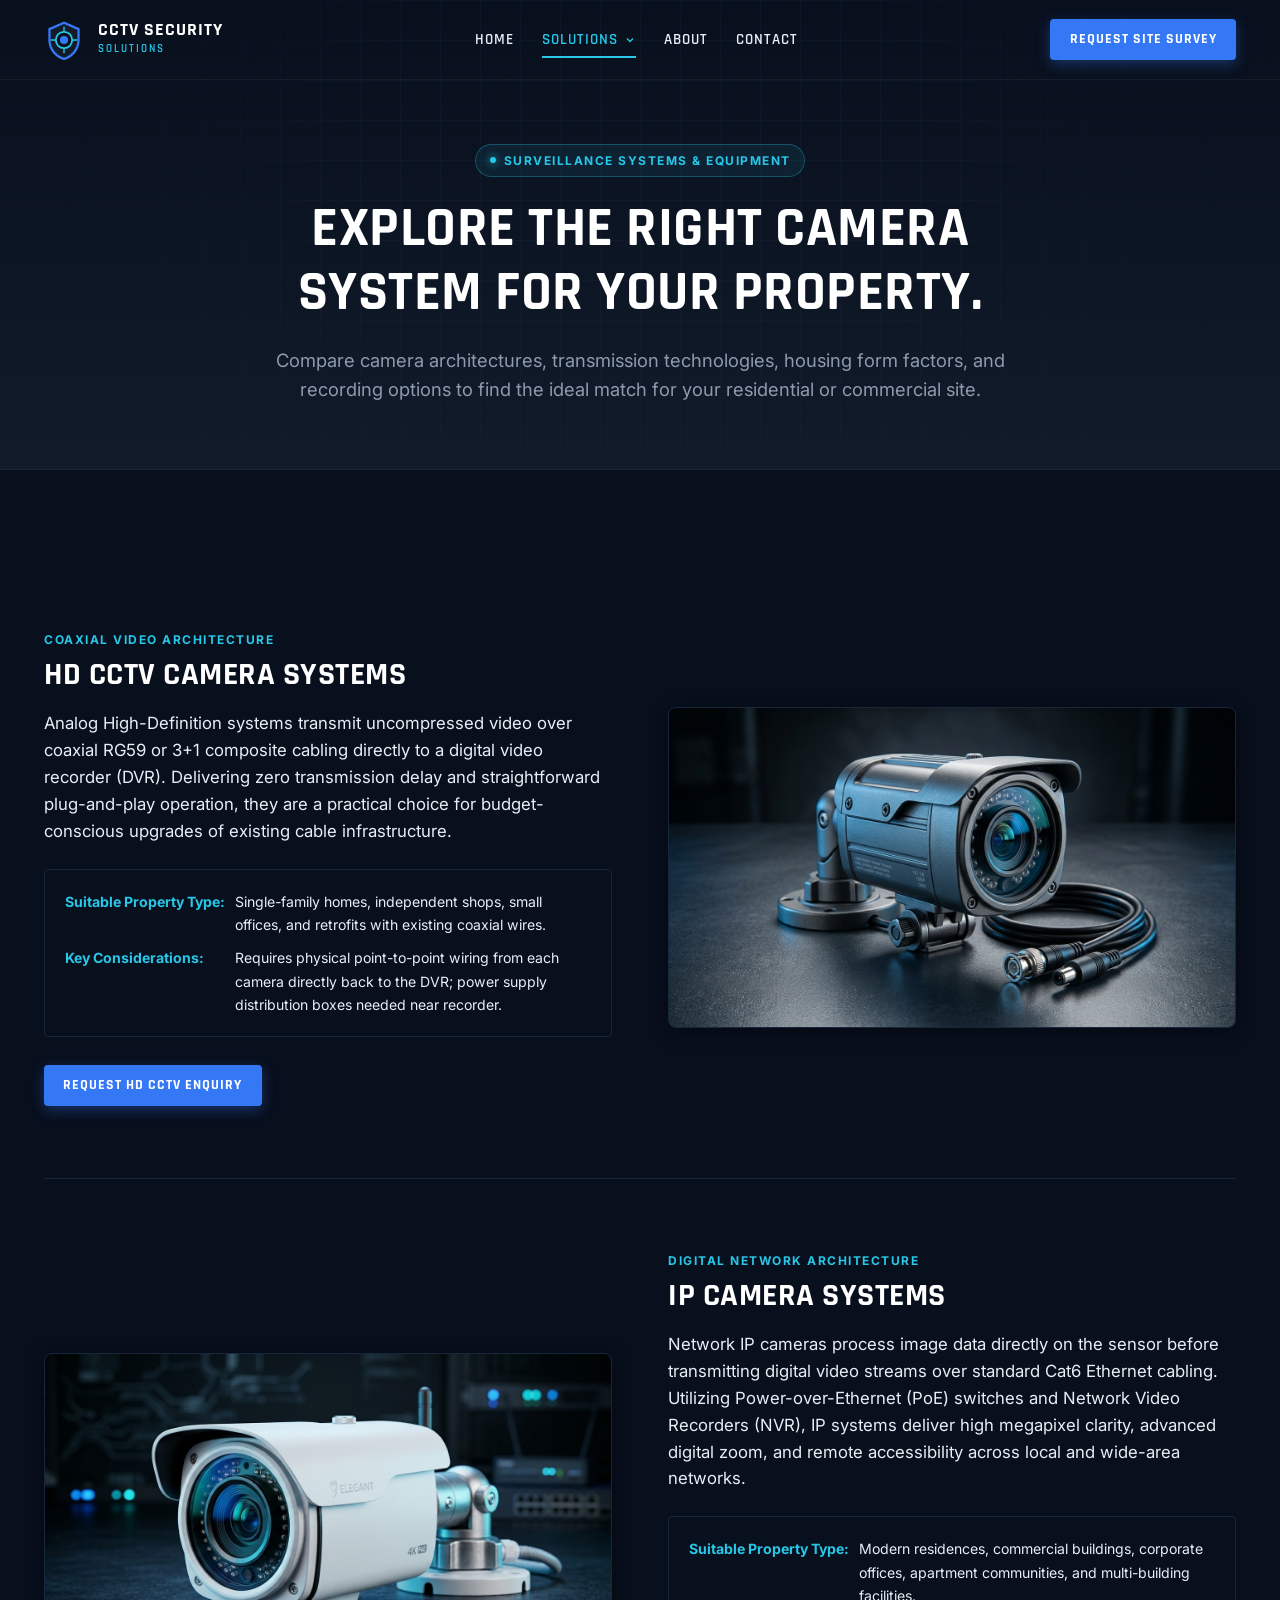
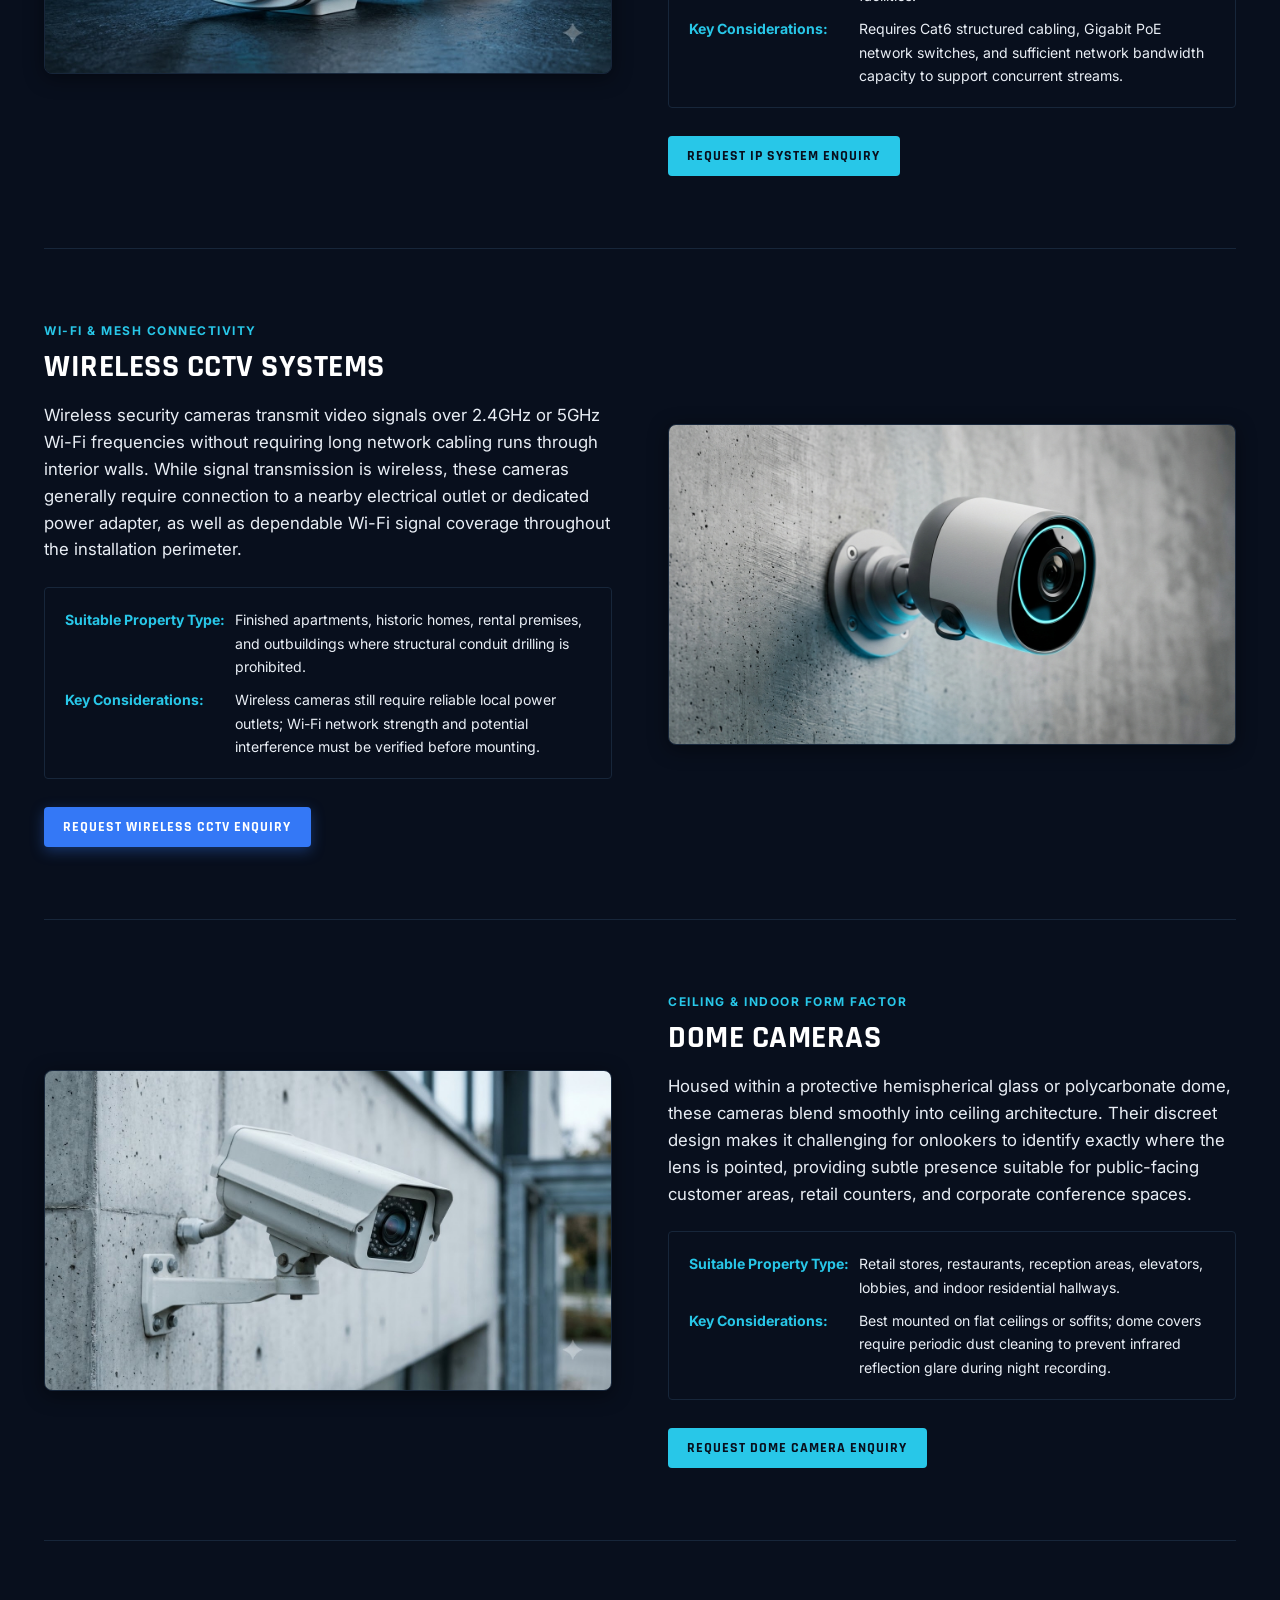
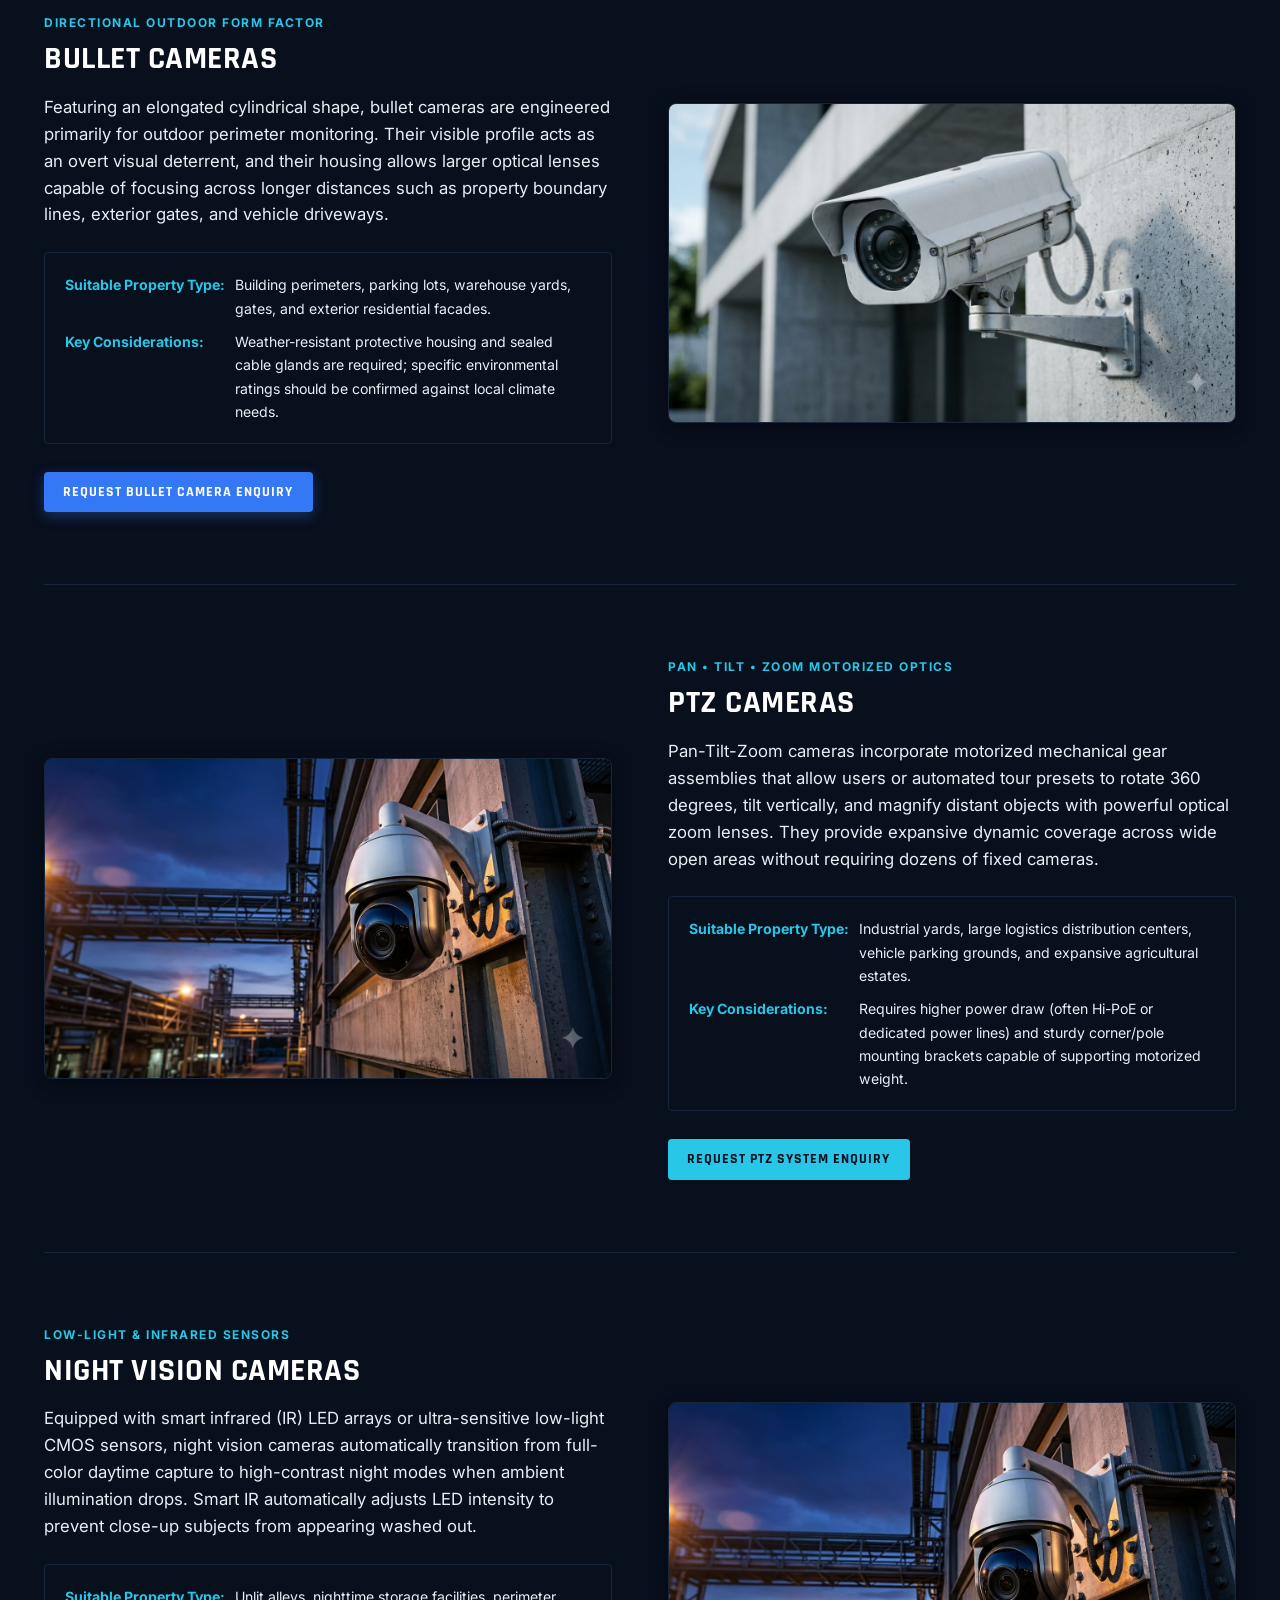
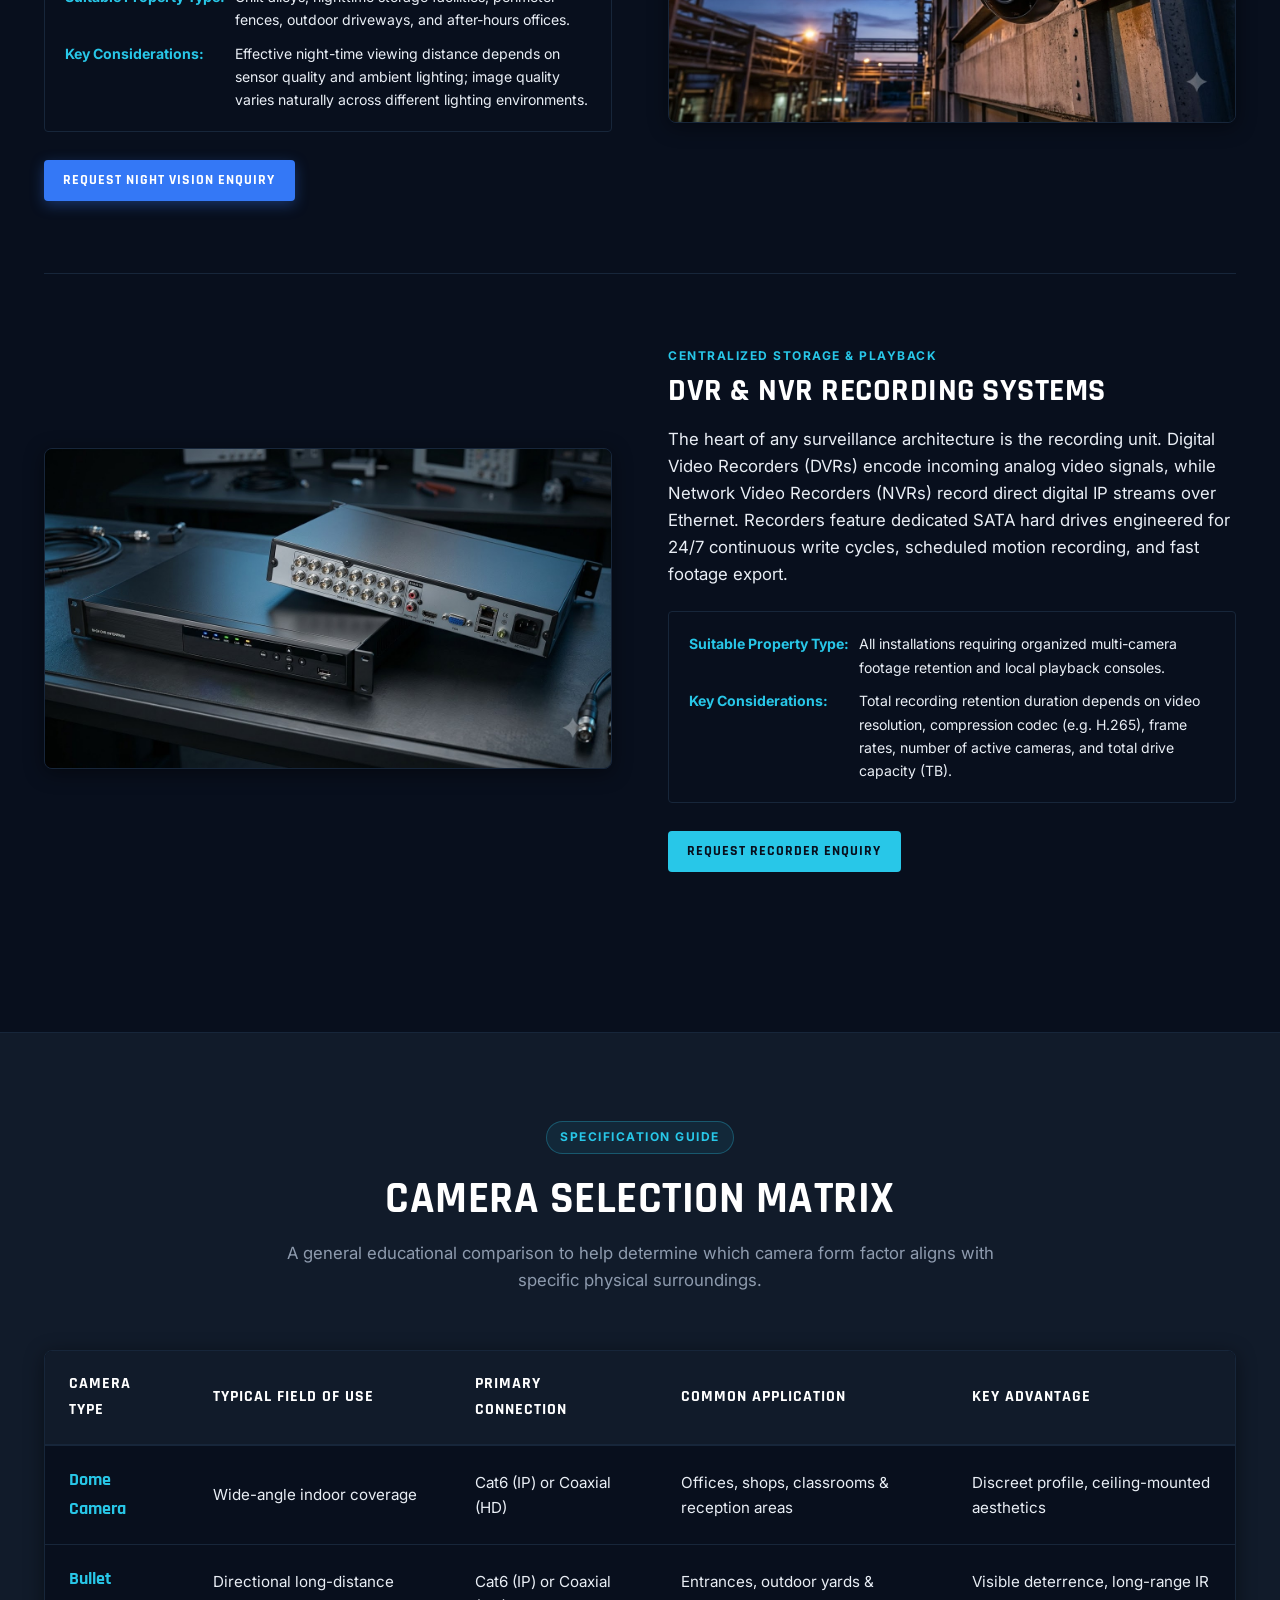
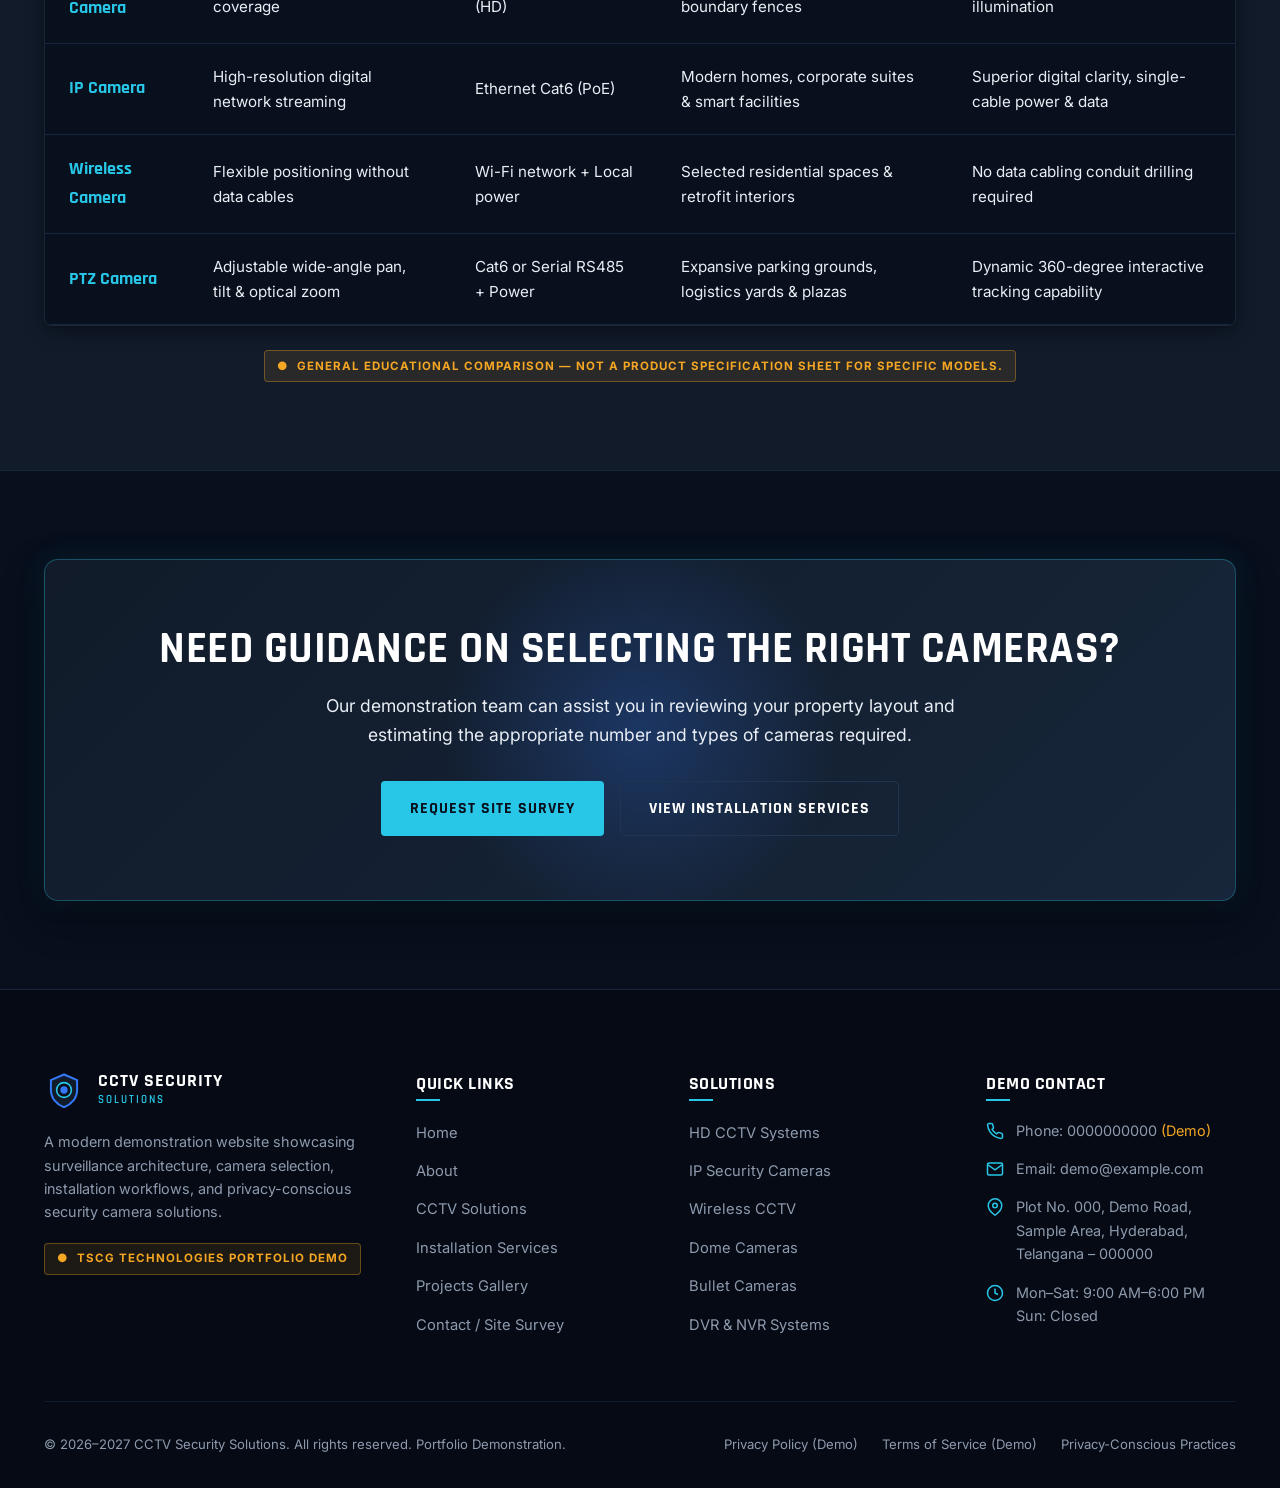
<file: solutions.html>
<!DOCTYPE html>
<html lang="en">
<head>
  <meta charset="UTF-8">
  <meta name="viewport" content="width=device-width, initial-scale=1.0">
  <title>CCTV Cameras &amp; Surveillance Systems | Solutions</title>
  <meta name="description" content="Explore HD CCTV, IP cameras, wireless security cameras, dome, bullet, PTZ, night vision sensors, and DVR/NVR recording systems. Comprehensive technical guide.">
  <meta name="keywords" content="CCTV camera solutions, IP cameras, dome cameras, bullet cameras, PTZ cameras, night vision, NVR, DVR">

  <!-- Open Graph Metadata -->
  <meta property="og:title" content="CCTV Cameras &amp; Surveillance Systems | Solutions">
  <meta property="og:description" content="Detailed overview of security camera technologies, recorder architectures, and camera comparison matrix.">
  <meta property="og:type" content="website">
  <meta property="og:image" content="images/cctv-ip-camera.jpg">

  <link rel="stylesheet" href="assets/css/style.css">
</head>
<body>

  <!-- Sticky Header Navigation -->
  <header class="header" role="banner">
    <div class="container header__container">
      <a href="index.html" class="logo" aria-label="CCTV Security Solutions Home">
        <div class="logo__symbol" aria-hidden="true">
          <svg viewBox="0 0 44 44" width="40" height="40" fill="none">
            <path d="M22 3L6 10V22C6 32 13 40 22 43C31 40 38 32 38 22V10L22 3Z" stroke="#3478F6" stroke-width="2.5" fill="#111B2A"/>
            <circle cx="22" cy="22" r="9" stroke="#28C7E8" stroke-width="2" fill="#080F1D"/>
            <circle cx="22" cy="22" r="4.5" fill="#3478F6"/>
            <path d="M22 8V12M22 32V36M8 22H12M32 22H36" stroke="#28C7E8" stroke-width="1.5" stroke-linecap="round"/>
          </svg>
        </div>
        <div class="logo__text-box">
          <span class="logo__title">CCTV SECURITY</span>
          <span class="logo__sub">SOLUTIONS</span>
        </div>
      </a>

      <!-- Desktop Navigation (Clean 4-Item Layout with Dropdown) -->
      <nav class="nav" role="navigation" aria-label="Main Navigation">
        <a href="index.html" class="nav__link">Home</a>
        <div class="nav__dropdown">
          <a href="solutions.html" class="nav__link nav__dropdown-toggle active" aria-current="page" aria-haspopup="true" aria-expanded="false">
            Solutions
            <svg class="nav__dropdown-icon" width="12" height="12" viewBox="0 0 24 24" fill="none" stroke="currentColor" stroke-width="2.5" aria-hidden="true"><polyline points="6 9 12 15 18 9"/></svg>
          </a>
          <div class="dropdown-menu" role="menu">
            <a href="solutions.html" class="dropdown-item active" role="menuitem">
              <div class="dropdown-item__icon" aria-hidden="true">
                <svg width="18" height="18" viewBox="0 0 24 24" fill="none" stroke="currentColor" stroke-width="2"><path d="M23 19a2 2 0 0 1-2 2H3a2 2 0 0 1-2-2V8a2 2 0 0 1 2-2h4l2-3h6l2 3h4a2 2 0 0 1 2 2z"/><circle cx="12" cy="13" r="4"/></svg>
              </div>
              <div>
                <span class="dropdown-item__title">CCTV Solutions</span>
                <span class="dropdown-item__desc">IP, HD, Dome, Bullet &amp; PTZ cameras</span>
              </div>
            </a>
            <a href="services.html" class="dropdown-item" role="menuitem">
              <div class="dropdown-item__icon" aria-hidden="true">
                <svg width="18" height="18" viewBox="0 0 24 24" fill="none" stroke="currentColor" stroke-width="2"><path d="M14.7 6.3a1 1 0 0 0 0 1.4l1.6 1.6a1 1 0 0 0 1.4 0l3.77-3.77a6 6 0 0 1-7.94 7.94l-6.91 6.91a2.12 2.12 0 0 1-3-3l6.91-6.91a6 6 0 0 1 7.94-7.94l-3.76 3.76z"/></svg>
              </div>
              <div>
                <span class="dropdown-item__title">Installation Services</span>
                <span class="dropdown-item__desc">Residential, commercial, NVR &amp; AMC</span>
              </div>
            </a>
            <a href="projects.html" class="dropdown-item" role="menuitem">
              <div class="dropdown-item__icon" aria-hidden="true">
                <svg width="18" height="18" viewBox="0 0 24 24" fill="none" stroke="currentColor" stroke-width="2"><rect x="3" y="3" width="18" height="18" rx="2" ry="2"/><circle cx="8.5" cy="8.5" r="1.5"/><polyline points="21 15 16 10 5 21"/></svg>
              </div>
              <div>
                <span class="dropdown-item__title">Projects Showcase</span>
                <span class="dropdown-item__desc">Illustrative demo installation gallery</span>
              </div>
            </a>
          </div>
        </div>
        <a href="about.html" class="nav__link">About</a>
        <a href="contact.html" class="nav__link">Contact</a>
      </nav>

      <!-- Header Actions -->
      <div class="header__actions">
        <a href="contact.html" class="btn btn--primary btn--sm">Request Site Survey</a>
        
        <button class="hamburger" aria-label="Toggle navigation menu" aria-expanded="false">
          <span></span>
          <span></span>
          <span></span>
        </button>
      </div>
    </div>
  </header>

  <!-- Mobile Drawer & Overlay -->
  <div class="mobile-nav__overlay" aria-hidden="true"></div>
  <aside class="mobile-nav" aria-label="Mobile Navigation Drawer">
    <div class="mobile-nav__links">
      <a href="index.html" class="mobile-nav__link">Home <span>→</span></a>
      <div class="mobile-nav__dropdown is-open">
        <button class="mobile-nav__dropdown-btn active" aria-expanded="true">
          <span>Solutions &amp; Services</span>
          <svg class="mobile-nav__dropdown-icon" width="14" height="14" viewBox="0 0 24 24" fill="none" stroke="currentColor" stroke-width="2.5"><polyline points="6 9 12 15 18 9"/></svg>
        </button>
        <div class="mobile-nav__sublinks">
          <a href="solutions.html" class="mobile-nav__sublink active">● CCTV Solutions</a>
          <a href="services.html" class="mobile-nav__sublink">● Installation Services</a>
          <a href="projects.html" class="mobile-nav__sublink">● Projects Showcase</a>
        </div>
      </div>
      <a href="about.html" class="mobile-nav__link">About <span>→</span></a>
      <a href="contact.html" class="mobile-nav__link">Contact / Survey <span>→</span></a>
    </div>
    <div class="mobile-nav__bottom">
      <div class="demo-disclaimer-pill">
        <span>●</span> Demonstration Website Portfolio
      </div>
      <a href="contact.html" class="btn btn--primary btn--full">Book Demo Site Survey</a>
    </div>
  </aside>

  <!-- Main Content -->
  <main id="main-content">

    <!-- Page Hero Banner -->
    <section class="page-hero" aria-labelledby="solutions-hero-title">
      <div class="page-hero__grid" aria-hidden="true"></div>
      <div class="container page-hero__content">
        <div class="tech-badge">
          <span class="tech-badge__dot"></span>
          SURVEILLANCE SYSTEMS &amp; EQUIPMENT
        </div>
        <h1 id="solutions-hero-title" class="page-hero__title">
          EXPLORE THE RIGHT CAMERA SYSTEM FOR YOUR PROPERTY.
        </h1>
        <p class="page-hero__desc">
          Compare camera architectures, transmission technologies, housing form factors, and recording options to find the ideal match for your residential or commercial site.
        </p>
      </div>
    </section>

    <!-- Detailed Solutions Rows (8 Sections) -->
    <section class="section section--dark">
      <div class="container">

        <!-- Solution A: HD CCTV Camera Systems -->
        <article class="solution-detail-row" id="hd-cctv">
          <div>
            <div class="solution-detail__badge">Coaxial Video Architecture</div>
            <h2 class="solution-detail__title">HD CCTV Camera Systems</h2>
            <p class="solution-detail__desc">
              Analog High-Definition systems transmit uncompressed video over coaxial RG59 or 3+1 composite cabling directly to a digital video recorder (DVR). Delivering zero transmission delay and straightforward plug-and-play operation, they are a practical choice for budget-conscious upgrades of existing cable infrastructure.
            </p>
            <div class="solution-detail__meta-box">
              <div class="solution-detail__meta-item">
                <span class="solution-detail__meta-label">Suitable Property Type:</span>
                <span class="solution-detail__meta-value">Single-family homes, independent shops, small offices, and retrofits with existing coaxial wires.</span>
              </div>
              <div class="solution-detail__meta-item">
                <span class="solution-detail__meta-label">Key Considerations:</span>
                <span class="solution-detail__meta-value">Requires physical point-to-point wiring from each camera directly back to the DVR; power supply distribution boxes needed near recorder.</span>
              </div>
            </div>
            <a href="contact.html" class="btn btn--primary btn--sm">Request HD CCTV Enquiry</a>
          </div>
          <div class="solution-detail__media">
            <img src="images/cctv-hd-camera.jpg" alt="High Definition Coaxial CCTV Camera" loading="lazy">
          </div>
        </article>

        <!-- Solution B: IP Camera Systems -->
        <article class="solution-detail-row solution-detail-row--reverse" id="ip-cameras">
          <div>
            <div class="solution-detail__badge">Digital Network Architecture</div>
            <h2 class="solution-detail__title">IP Camera Systems</h2>
            <p class="solution-detail__desc">
              Network IP cameras process image data directly on the sensor before transmitting digital video streams over standard Cat6 Ethernet cabling. Utilizing Power-over-Ethernet (PoE) switches and Network Video Recorders (NVR), IP systems deliver high megapixel clarity, advanced digital zoom, and remote accessibility across local and wide-area networks.
            </p>
            <div class="solution-detail__meta-box">
              <div class="solution-detail__meta-item">
                <span class="solution-detail__meta-label">Suitable Property Type:</span>
                <span class="solution-detail__meta-value">Modern residences, commercial buildings, corporate offices, apartment communities, and multi-building facilities.</span>
              </div>
              <div class="solution-detail__meta-item">
                <span class="solution-detail__meta-label">Key Considerations:</span>
                <span class="solution-detail__meta-value">Requires Cat6 structured cabling, Gigabit PoE network switches, and sufficient network bandwidth capacity to support concurrent streams.</span>
              </div>
            </div>
            <a href="contact.html" class="btn btn--cyan btn--sm">Request IP System Enquiry</a>
          </div>
          <div class="solution-detail__media">
            <img src="images/cctv-ip-camera.jpg" alt="Digital IP Network Camera System" loading="lazy">
          </div>
        </article>

        <!-- Solution C: Wireless CCTV Systems -->
        <article class="solution-detail-row" id="wireless">
          <div>
            <div class="solution-detail__badge">Wi-Fi &amp; Mesh Connectivity</div>
            <h2 class="solution-detail__title">Wireless CCTV Systems</h2>
            <p class="solution-detail__desc">
              Wireless security cameras transmit video signals over 2.4GHz or 5GHz Wi-Fi frequencies without requiring long network cabling runs through interior walls. While signal transmission is wireless, these cameras generally require connection to a nearby electrical outlet or dedicated power adapter, as well as dependable Wi-Fi signal coverage throughout the installation perimeter.
            </p>
            <div class="solution-detail__meta-box">
              <div class="solution-detail__meta-item">
                <span class="solution-detail__meta-label">Suitable Property Type:</span>
                <span class="solution-detail__meta-value">Finished apartments, historic homes, rental premises, and outbuildings where structural conduit drilling is prohibited.</span>
              </div>
              <div class="solution-detail__meta-item">
                <span class="solution-detail__meta-label">Key Considerations:</span>
                <span class="solution-detail__meta-value">Wireless cameras still require reliable local power outlets; Wi-Fi network strength and potential interference must be verified before mounting.</span>
              </div>
            </div>
            <a href="contact.html" class="btn btn--primary btn--sm">Request Wireless CCTV Enquiry</a>
          </div>
          <div class="solution-detail__media">
            <img src="images/cctv-wireless-camera.jpg" alt="Wireless Network Camera Endpoint" loading="lazy">
          </div>
        </article>

        <!-- Solution D: Dome Cameras -->
        <article class="solution-detail-row solution-detail-row--reverse" id="dome">
          <div>
            <div class="solution-detail__badge">Ceiling &amp; Indoor Form Factor</div>
            <h2 class="solution-detail__title">Dome Cameras</h2>
            <p class="solution-detail__desc">
              Housed within a protective hemispherical glass or polycarbonate dome, these cameras blend smoothly into ceiling architecture. Their discreet design makes it challenging for onlookers to identify exactly where the lens is pointed, providing subtle presence suitable for public-facing customer areas, retail counters, and corporate conference spaces.
            </p>
            <div class="solution-detail__meta-box">
              <div class="solution-detail__meta-item">
                <span class="solution-detail__meta-label">Suitable Property Type:</span>
                <span class="solution-detail__meta-value">Retail stores, restaurants, reception areas, elevators, lobbies, and indoor residential hallways.</span>
              </div>
              <div class="solution-detail__meta-item">
                <span class="solution-detail__meta-label">Key Considerations:</span>
                <span class="solution-detail__meta-value">Best mounted on flat ceilings or soffits; dome covers require periodic dust cleaning to prevent infrared reflection glare during night recording.</span>
              </div>
            </div>
            <a href="contact.html" class="btn btn--cyan btn--sm">Request Dome Camera Enquiry</a>
          </div>
          <div class="solution-detail__media">
            <img src="images/cctv-dome-camera.jpg" alt="Vandal-Resistant Ceiling Dome Camera" loading="lazy">
          </div>
        </article>

        <!-- Solution E: Bullet Cameras -->
        <article class="solution-detail-row" id="bullet">
          <div>
            <div class="solution-detail__badge">Directional Outdoor Form Factor</div>
            <h2 class="solution-detail__title">Bullet Cameras</h2>
            <p class="solution-detail__desc">
              Featuring an elongated cylindrical shape, bullet cameras are engineered primarily for outdoor perimeter monitoring. Their visible profile acts as an overt visual deterrent, and their housing allows larger optical lenses capable of focusing across longer distances such as property boundary lines, exterior gates, and vehicle driveways.
            </p>
            <div class="solution-detail__meta-box">
              <div class="solution-detail__meta-item">
                <span class="solution-detail__meta-label">Suitable Property Type:</span>
                <span class="solution-detail__meta-value">Building perimeters, parking lots, warehouse yards, gates, and exterior residential facades.</span>
              </div>
              <div class="solution-detail__meta-item">
                <span class="solution-detail__meta-label">Key Considerations:</span>
                <span class="solution-detail__meta-value">Weather-resistant protective housing and sealed cable glands are required; specific environmental ratings should be confirmed against local climate needs.</span>
              </div>
            </div>
            <a href="contact.html" class="btn btn--primary btn--sm">Request Bullet Camera Enquiry</a>
          </div>
          <div class="solution-detail__media">
            <img src="images/cctv-bullet-camera.jpg" alt="Long-Range Outdoor Bullet Camera" loading="lazy">
          </div>
        </article>

        <!-- Solution F: PTZ Cameras -->
        <article class="solution-detail-row solution-detail-row--reverse" id="ptz">
          <div>
            <div class="solution-detail__badge">Pan • Tilt • Zoom Motorized Optics</div>
            <h2 class="solution-detail__title">PTZ Cameras</h2>
            <p class="solution-detail__desc">
              Pan-Tilt-Zoom cameras incorporate motorized mechanical gear assemblies that allow users or automated tour presets to rotate 360 degrees, tilt vertically, and magnify distant objects with powerful optical zoom lenses. They provide expansive dynamic coverage across wide open areas without requiring dozens of fixed cameras.
            </p>
            <div class="solution-detail__meta-box">
              <div class="solution-detail__meta-item">
                <span class="solution-detail__meta-label">Suitable Property Type:</span>
                <span class="solution-detail__meta-value">Industrial yards, large logistics distribution centers, vehicle parking grounds, and expansive agricultural estates.</span>
              </div>
              <div class="solution-detail__meta-item">
                <span class="solution-detail__meta-label">Key Considerations:</span>
                <span class="solution-detail__meta-value">Requires higher power draw (often Hi-PoE or dedicated power lines) and sturdy corner/pole mounting brackets capable of supporting motorized weight.</span>
              </div>
            </div>
            <a href="contact.html" class="btn btn--cyan btn--sm">Request PTZ System Enquiry</a>
          </div>
          <div class="solution-detail__media">
            <img src="images/cctv-ptz-camera.jpg" alt="Pan-Tilt-Zoom Optical Tracking Unit" loading="lazy">
          </div>
        </article>

        <!-- Solution G: Night Vision Cameras -->
        <article class="solution-detail-row" id="night-vision">
          <div>
            <div class="solution-detail__badge">Low-Light &amp; Infrared Sensors</div>
            <h2 class="solution-detail__title">Night Vision Cameras</h2>
            <p class="solution-detail__desc">
              Equipped with smart infrared (IR) LED arrays or ultra-sensitive low-light CMOS sensors, night vision cameras automatically transition from full-color daytime capture to high-contrast night modes when ambient illumination drops. Smart IR automatically adjusts LED intensity to prevent close-up subjects from appearing washed out.
            </p>
            <div class="solution-detail__meta-box">
              <div class="solution-detail__meta-item">
                <span class="solution-detail__meta-label">Suitable Property Type:</span>
                <span class="solution-detail__meta-value">Unlit alleys, nighttime storage facilities, perimeter fences, outdoor driveways, and after-hours offices.</span>
              </div>
              <div class="solution-detail__meta-item">
                <span class="solution-detail__meta-label">Key Considerations:</span>
                <span class="solution-detail__meta-value">Effective night-time viewing distance depends on sensor quality and ambient lighting; image quality varies naturally across different lighting environments.</span>
              </div>
            </div>
            <a href="contact.html" class="btn btn--primary btn--sm">Request Night Vision Enquiry</a>
          </div>
          <div class="solution-detail__media">
            <img src="images/cctv-night-vision-camera.jpg" alt="Infrared Smart Night-Vision Sensor" loading="lazy">
          </div>
        </article>

        <!-- Solution H: DVR & NVR Recording Systems -->
        <article class="solution-detail-row solution-detail-row--reverse" id="recording">
          <div>
            <div class="solution-detail__badge">Centralized Storage &amp; Playback</div>
            <h2 class="solution-detail__title">DVR &amp; NVR Recording Systems</h2>
            <p class="solution-detail__desc">
              The heart of any surveillance architecture is the recording unit. Digital Video Recorders (DVRs) encode incoming analog video signals, while Network Video Recorders (NVRs) record direct digital IP streams over Ethernet. Recorders feature dedicated SATA hard drives engineered for 24/7 continuous write cycles, scheduled motion recording, and fast footage export.
            </p>
            <div class="solution-detail__meta-box">
              <div class="solution-detail__meta-item">
                <span class="solution-detail__meta-label">Suitable Property Type:</span>
                <span class="solution-detail__meta-value">All installations requiring organized multi-camera footage retention and local playback consoles.</span>
              </div>
              <div class="solution-detail__meta-item">
                <span class="solution-detail__meta-label">Key Considerations:</span>
                <span class="solution-detail__meta-value">Total recording retention duration depends on video resolution, compression codec (e.g. H.265), frame rates, number of active cameras, and total drive capacity (TB).</span>
              </div>
            </div>
            <a href="contact.html" class="btn btn--cyan btn--sm">Request Recorder Enquiry</a>
          </div>
          <div class="solution-detail__media">
            <img src="images/cctv-dvr-recorder.jpg" alt="Multi-Channel Coaxial DVR Unit" loading="lazy">
          </div>
        </article>

      </div>
    </section>

    <!-- Interactive Camera Comparison Section -->
    <section class="section section--alt" aria-labelledby="comparison-heading">
      <div class="container">
        <div class="section-header">
          <div class="tech-badge">SPECIFICATION GUIDE</div>
          <h2 id="comparison-heading" class="section-title">CAMERA SELECTION MATRIX</h2>
          <p class="section-desc">A general educational comparison to help determine which camera form factor aligns with specific physical surroundings.</p>
        </div>

        <div class="comparison-wrapper">
          <table class="comparison-table" role="table">
            <thead>
              <tr>
                <th>Camera Type</th>
                <th>Typical Field of Use</th>
                <th>Primary Connection</th>
                <th>Common Application</th>
                <th>Key Advantage</th>
              </tr>
            </thead>
            <tbody>
              <tr>
                <td class="cam-name">Dome Camera</td>
                <td>Wide-angle indoor coverage</td>
                <td>Cat6 (IP) or Coaxial (HD)</td>
                <td>Offices, shops, classrooms &amp; reception areas</td>
                <td>Discreet profile, ceiling-mounted aesthetics</td>
              </tr>
              <tr>
                <td class="cam-name">Bullet Camera</td>
                <td>Directional long-distance coverage</td>
                <td>Cat6 (IP) or Coaxial (HD)</td>
                <td>Entrances, outdoor yards &amp; boundary fences</td>
                <td>Visible deterrence, long-range IR illumination</td>
              </tr>
              <tr>
                <td class="cam-name">IP Camera</td>
                <td>High-resolution digital network streaming</td>
                <td>Ethernet Cat6 (PoE)</td>
                <td>Modern homes, corporate suites &amp; smart facilities</td>
                <td>Superior digital clarity, single-cable power &amp; data</td>
              </tr>
              <tr>
                <td class="cam-name">Wireless Camera</td>
                <td>Flexible positioning without data cables</td>
                <td>Wi-Fi network + Local power</td>
                <td>Selected residential spaces &amp; retrofit interiors</td>
                <td>No data cabling conduit drilling required</td>
              </tr>
              <tr>
                <td class="cam-name">PTZ Camera</td>
                <td>Adjustable wide-angle pan, tilt &amp; optical zoom</td>
                <td>Cat6 or Serial RS485 + Power</td>
                <td>Expansive parking grounds, logistics yards &amp; plazas</td>
                <td>Dynamic 360-degree interactive tracking capability</td>
              </tr>
            </tbody>
          </table>
        </div>

        <div style="margin-top: 1.5rem; text-align: center;">
          <div class="demo-disclaimer-pill">
            <span>●</span> General educational comparison — not a product specification sheet for specific models.
          </div>
        </div>
      </div>
    </section>

    <!-- Final CTA Banner -->
    <section class="section section--dark">
      <div class="container">
        <div class="cta-banner">
          <div class="cta-banner__glow" aria-hidden="true"></div>
          <h2 class="cta-banner__title">NEED GUIDANCE ON SELECTING THE RIGHT CAMERAS?</h2>
          <p class="cta-banner__text">
            Our demonstration team can assist you in reviewing your property layout and estimating the appropriate number and types of cameras required.
          </p>
          <div class="cta-banner__actions">
            <a href="contact.html" class="btn btn--cyan">Request Site Survey</a>
            <a href="services.html" class="btn btn--outline">View Installation Services</a>
          </div>
        </div>
      </div>
    </section>

  </main>

  <!-- Shared Footer -->
  <footer class="footer" role="contentinfo">
    <div class="container">
      <div class="footer__grid">
        <div>
          <a href="index.html" class="logo" style="margin-bottom: 1.25rem;">
            <div class="logo__symbol" aria-hidden="true">
              <svg viewBox="0 0 44 44" width="36" height="36" fill="none">
                <path d="M22 3L6 10V22C6 32 13 40 22 43C31 40 38 32 38 22V10L22 3Z" stroke="#3478F6" stroke-width="2.5" fill="#111B2A"/>
                <circle cx="22" cy="22" r="9" stroke="#28C7E8" stroke-width="2" fill="#080F1D"/>
                <circle cx="22" cy="22" r="4.5" fill="#3478F6"/>
              </svg>
            </div>
            <div class="logo__text-box">
              <span class="logo__title">CCTV SECURITY</span>
              <span class="logo__sub">SOLUTIONS</span>
            </div>
          </a>
          <p style="font-size: 0.9rem; color: var(--color-muted); line-height: 1.6; margin-bottom: 1.25rem;">
            A modern demonstration website showcasing surveillance architecture, camera selection, installation workflows, and privacy-conscious security camera solutions.
          </p>
          <div class="demo-disclaimer-pill">
            <span>●</span> TSCG Technologies Portfolio Demo
          </div>
        </div>

        <div>
          <h3 class="footer__col-title">Quick Links</h3>
          <ul class="footer__links">
            <li><a href="index.html" class="footer__link">Home</a></li>
            <li><a href="about.html" class="footer__link">About</a></li>
            <li><a href="solutions.html" class="footer__link">CCTV Solutions</a></li>
            <li><a href="services.html" class="footer__link">Installation Services</a></li>
            <li><a href="projects.html" class="footer__link">Projects Gallery</a></li>
            <li><a href="contact.html" class="footer__link">Contact / Site Survey</a></li>
          </ul>
        </div>

        <div>
          <h3 class="footer__col-title">Solutions</h3>
          <ul class="footer__links">
            <li><a href="solutions.html#hd-cctv" class="footer__link">HD CCTV Systems</a></li>
            <li><a href="solutions.html#ip-cameras" class="footer__link">IP Security Cameras</a></li>
            <li><a href="solutions.html#wireless" class="footer__link">Wireless CCTV</a></li>
            <li><a href="solutions.html#dome" class="footer__link">Dome Cameras</a></li>
            <li><a href="solutions.html#bullet" class="footer__link">Bullet Cameras</a></li>
            <li><a href="solutions.html#recording" class="footer__link">DVR &amp; NVR Systems</a></li>
          </ul>
        </div>

        <div>
          <h3 class="footer__col-title">Demo Contact</h3>
          <ul class="footer__contact-list">
            <li class="footer__contact-item">
              <svg width="18" height="18" viewBox="0 0 24 24" fill="none" stroke="currentColor" stroke-width="2"><path d="M22 16.92v3a2 2 0 0 1-2.18 2 19.79 19.79 0 0 1-8.63-3.07 19.5 19.5 0 0 1-6-6 19.79 19.79 0 0 1-3.07-8.67A2 2 0 0 1 4.11 2h3a2 2 0 0 1 2 1.72 12.84 12.84 0 0 0 .7 2.81 2 2 0 0 1-.45 2.11L8.09 9.91a16 16 0 0 0 6 6l1.27-1.27a2 2 0 0 1 2.11-.45 12.84 12.84 0 0 0 2.81.7A2 2 0 0 1 22 16.92z"/></svg>
              <span>Phone: 0000000000 <span class="text-amber">(Demo)</span></span>
            </li>
            <li class="footer__contact-item">
              <svg width="18" height="18" viewBox="0 0 24 24" fill="none" stroke="currentColor" stroke-width="2"><path d="M4 4h16c1.1 0 2 .9 2 2v12c0 1.1-.9 2-2 2H4c-1.1 0-2-.9-2-2V6c0-1.1.9-2 2-2z"/><polyline points="22,6 12,13 2,6"/></svg>
              <span>Email: demo@example.com</span>
            </li>
            <li class="footer__contact-item">
              <svg width="18" height="18" viewBox="0 0 24 24" fill="none" stroke="currentColor" stroke-width="2"><path d="M21 10c0 7-9 13-9 13s-9-6-9-13a9 9 0 0 1 18 0z"/><circle cx="12" cy="10" r="3"/></svg>
              <span>Plot No. 000, Demo Road, Sample Area, Hyderabad, Telangana – 000000</span>
            </li>
            <li class="footer__contact-item">
              <svg width="18" height="18" viewBox="0 0 24 24" fill="none" stroke="currentColor" stroke-width="2"><circle cx="12" cy="12" r="10"/><polyline points="12 6 12 12 16 14"/></svg>
              <span>Mon–Sat: 9:00 AM–6:00 PM<br>Sun: Closed</span>
            </li>
          </ul>
        </div>
      </div>

      <div class="footer__bottom">
        <div>
          &copy; 2026–2027 CCTV Security Solutions. All rights reserved. Portfolio Demonstration.
        </div>
        <div class="footer__legal-links">
          <a href="#">Privacy Policy (Demo)</a>
          <a href="#">Terms of Service (Demo)</a>
          <a href="#">Privacy-Conscious Practices</a>
        </div>
      </div>
    </div>
  </footer>

  <!-- Mobile Sticky Bottom Action Bar -->
  <div class="mobile-bottom-bar" aria-label="Mobile quick contact bar">
    <div class="mobile-bottom-bar__info">
      <span class="mobile-bottom-bar__label">DEMO HOTLINE</span>
      <span class="mobile-bottom-bar__val">0000000000</span>
    </div>
    <a href="contact.html" class="btn btn--primary btn--sm">Request Survey</a>
  </div>

  <!-- Back to Top Button -->
  <button class="back-to-top" aria-label="Back to top">
    <svg width="20" height="20" viewBox="0 0 24 24" fill="none" stroke="currentColor" stroke-width="2.5">
      <polyline points="18 15 12 9 6 15"/>
    </svg>
  </button>

  <script src="assets/js/main.js"></script>
</body>
</html>
</file>
<file: assets/css/style.css>
/* ==========================================================================
   CCTV & SECURITY CAMERA SOLUTIONS — MASTER STYLESHEET
   Brand Palette:
     Midnight Navy:    #080F1D (Base background)
     Deep Charcoal:    #111B2A (Section / Card background)
     Secondary Navy:   #17263A (Borders, Dividers, Elevated elements)
     Electric Blue:    #3478F6 (Primary action, CTAs, Highlights)
     Cyan Tech:        #28C7E8 (Tech glow, status markers, HUD accents)
     Soft Grey:        #E9EEF5 (Body text, secondary typography)
     White:            #FFFFFF (Headings, primary contrast)
     Accent Amber:     #F5A623 (Demo notices, caution tags, alerts)
   ========================================================================== */

@import url('https://fonts.googleapis.com/css2?family=Inter:wght@300;400;500;600;700&family=Rajdhani:wght@500;600;700&display=swap');

/* CSS Variables */
:root {
  --color-midnight: #080F1D;
  --color-charcoal: #111B2A;
  --color-navy: #17263A;
  --color-navy-light: #203550;
  --color-electric: #3478F6;
  --color-electric-hover: #2060db;
  --color-cyan: #28C7E8;
  --color-cyan-glow: rgba(40, 199, 232, 0.25);
  --color-grey: #E9EEF5;
  --color-muted: #8E9BAE;
  --color-white: #FFFFFF;
  --color-amber: #F5A623;
  --color-amber-glow: rgba(245, 166, 35, 0.2);
  --border-color: #17263A;
  --border-focus: #3478F6;
  
  --font-heading: 'Rajdhani', -apple-system, BlinkMacSystemFont, "Segoe UI", Roboto, sans-serif;
  --font-body: 'Inter', -apple-system, BlinkMacSystemFont, "Segoe UI", Roboto, sans-serif;
  
  --header-height: 80px;
  --container-max: 1240px;
  --radius-sm: 4px;
  --radius-md: 8px;
  --radius-lg: 14px;
  --radius-full: 9999px;
  
  --shadow-subtle: 0 4px 20px rgba(0, 0, 0, 0.45);
  --shadow-glow: 0 0 25px rgba(52, 120, 246, 0.25);
  --shadow-cyan-glow: 0 0 25px rgba(40, 199, 232, 0.25);
  
  --transition-fast: 0.2s cubic-bezier(0.16, 1, 0.3, 1);
  --transition-base: 0.3s cubic-bezier(0.16, 1, 0.3, 1);
}

/* Base & Reset */
*, *::before, *::after {
  box-sizing: border-box;
  margin: 0;
  padding: 0;
}

html {
  font-size: 16px;
  scroll-behavior: smooth;
  background-color: var(--color-midnight);
  color: var(--color-grey);
}

body {
  font-family: var(--font-body);
  line-height: 1.65;
  background-color: var(--color-midnight);
  color: var(--color-grey);
  overflow-x: hidden;
  -webkit-font-smoothing: antialiased;
}

img {
  max-width: 100%;
  height: auto;
  display: block;
}

a {
  color: inherit;
  text-decoration: none;
  transition: color var(--transition-fast);
}

button {
  font-family: inherit;
  cursor: pointer;
  border: none;
  background: none;
}

/* Typography */
h1, h2, h3, h4, h5, h6 {
  font-family: var(--font-heading);
  color: var(--color-white);
  line-height: 1.15;
  letter-spacing: 0.5px;
  font-weight: 700;
  text-transform: uppercase;
}

p {
  margin-bottom: 1.25rem;
  color: var(--color-grey);
}

p:last-child {
  margin-bottom: 0;
}

.text-muted {
  color: var(--color-muted);
}

.text-cyan {
  color: var(--color-cyan);
}

.text-electric {
  color: var(--color-electric);
}

.text-amber {
  color: var(--color-amber);
}

/* Layout Utilities */
.container {
  width: 100%;
  max-width: var(--container-max);
  margin: 0 auto;
  padding: 0 1.5rem;
}

.section {
  padding: 5.5rem 0;
  position: relative;
}

.section--alt {
  background-color: var(--color-charcoal);
  border-top: 1px solid var(--border-color);
  border-bottom: 1px solid var(--border-color);
}

.section--dark {
  background-color: var(--color-midnight);
}

/* Technical HUD & Badges */
.tech-badge {
  display: inline-flex;
  align-items: center;
  gap: 0.5rem;
  padding: 0.35rem 0.85rem;
  background: rgba(40, 199, 232, 0.08);
  border: 1px solid rgba(40, 199, 232, 0.3);
  border-radius: var(--radius-full);
  color: var(--color-cyan);
  font-size: 0.75rem;
  font-weight: 700;
  letter-spacing: 1.5px;
  text-transform: uppercase;
  margin-bottom: 1.25rem;
}

.tech-badge__dot {
  width: 6px;
  height: 6px;
  background-color: var(--color-cyan);
  border-radius: 50%;
  box-shadow: 0 0 8px var(--color-cyan);
  animation: pulse-dot 2s infinite;
}

.demo-disclaimer-pill {
  display: inline-flex;
  align-items: center;
  gap: 0.5rem;
  padding: 0.35rem 0.75rem;
  background: rgba(245, 166, 35, 0.1);
  border: 1px solid rgba(245, 166, 35, 0.35);
  border-radius: var(--radius-sm);
  color: var(--color-amber);
  font-size: 0.72rem;
  font-weight: 700;
  letter-spacing: 1px;
  text-transform: uppercase;
}

@keyframes pulse-dot {
  0%, 100% { opacity: 1; transform: scale(1); }
  50% { opacity: 0.4; transform: scale(0.85); }
}

.section-header {
  text-align: center;
  max-width: 760px;
  margin: 0 auto 3.5rem auto;
}

.section-header--left {
  text-align: left;
  margin-left: 0;
}

.section-title {
  font-size: clamp(2rem, 3.5vw, 2.75rem);
  margin-bottom: 1rem;
}

.section-desc {
  font-size: 1.05rem;
  color: var(--color-muted);
  line-height: 1.6;
}

/* Buttons */
.btn {
  display: inline-flex;
  align-items: center;
  justify-content: center;
  gap: 0.65rem;
  padding: 0.85rem 1.75rem;
  font-family: var(--font-heading);
  font-size: 1rem;
  font-weight: 700;
  letter-spacing: 1px;
  text-transform: uppercase;
  border-radius: var(--radius-sm);
  transition: all var(--transition-fast);
  text-align: center;
  position: relative;
  overflow: hidden;
  border: 1px solid transparent;
}

.btn--primary {
  background-color: var(--color-electric);
  color: var(--color-white);
  box-shadow: 0 4px 14px rgba(52, 120, 246, 0.35);
}

.btn--primary:hover {
  background-color: var(--color-electric-hover);
  transform: translateY(-2px);
  box-shadow: 0 6px 20px rgba(52, 120, 246, 0.5);
}

.btn--outline {
  background-color: transparent;
  color: var(--color-white);
  border-color: var(--color-navy-light);
}

.btn--outline:hover {
  border-color: var(--color-cyan);
  color: var(--color-cyan);
  background-color: rgba(40, 199, 232, 0.05);
  transform: translateY(-2px);
}

.btn--cyan {
  background-color: var(--color-cyan);
  color: var(--color-midnight);
  font-weight: 700;
}

.btn--cyan:hover {
  background-color: #3fe0ff;
  box-shadow: 0 4px 15px rgba(40, 199, 232, 0.4);
  transform: translateY(-2px);
}

.btn--sm {
  padding: 0.5rem 1.15rem;
  font-size: 0.85rem;
}

.btn--full {
  width: 100%;
}

/* Header & Sticky Navigation */
.header {
  position: fixed;
  top: 0;
  left: 0;
  width: 100%;
  height: var(--header-height);
  z-index: 1000;
  transition: background-color var(--transition-base), border-color var(--transition-base), box-shadow var(--transition-base);
  background: transparent;
  border-bottom: 1px solid rgba(255, 255, 255, 0.05);
}

.header.scrolled {
  background-color: rgba(8, 15, 29, 0.95);
  backdrop-filter: blur(12px);
  border-bottom: 1px solid var(--border-color);
  box-shadow: var(--shadow-subtle);
}

.header__container {
  display: flex;
  align-items: center;
  justify-content: space-between;
  height: 100%;
}

/* Brand Logo */
.logo {
  display: flex;
  align-items: center;
  gap: 0.85rem;
  font-family: var(--font-heading);
  text-decoration: none;
}

.logo__symbol {
  width: 40px;
  height: 40px;
  display: flex;
  align-items: center;
  justify-content: center;
  position: relative;
  flex-shrink: 0;
}

.logo__text-box {
  display: flex;
  flex-direction: column;
}

.logo__title {
  font-size: 1.15rem;
  font-weight: 700;
  color: var(--color-white);
  letter-spacing: 1px;
  line-height: 1.1;
}

.logo__sub {
  font-size: 0.68rem;
  font-weight: 600;
  color: var(--color-cyan);
  letter-spacing: 2px;
  text-transform: uppercase;
}

/* Navigation Links */
.nav {
  display: flex;
  align-items: center;
  gap: 1.75rem;
}

.nav__link {
  font-family: var(--font-heading);
  font-size: 0.95rem;
  font-weight: 600;
  color: var(--color-grey);
  letter-spacing: 1px;
  text-transform: uppercase;
  padding: 0.4rem 0;
  position: relative;
}

.nav__link:hover,
.nav__link.active {
  color: var(--color-cyan);
}

.nav__link::after {
  content: '';
  position: absolute;
  bottom: 0;
  left: 0;
  width: 0;
  height: 2px;
  background-color: var(--color-cyan);
  transition: width var(--transition-fast);
}

.nav__link.active::after,
.nav__link:hover::after {
  width: 100%;
}

/* Navigation Dropdown */
.nav__dropdown {
  position: relative;
  display: flex;
  align-items: center;
}

.nav__dropdown-toggle {
  display: inline-flex;
  align-items: center;
  gap: 0.4rem;
  background: none;
  border: none;
  cursor: pointer;
  text-decoration: none;
}

.nav__dropdown-icon {
  color: var(--color-cyan);
  transition: transform var(--transition-fast);
  margin-top: 1px;
}

.nav__dropdown:hover .nav__dropdown-icon,
.nav__dropdown.is-open .nav__dropdown-icon,
.nav__dropdown:focus-within .nav__dropdown-icon {
  transform: rotate(180deg);
}

.dropdown-menu {
  position: absolute;
  top: calc(100% + 14px);
  left: 50%;
  transform: translateX(-50%) translateY(8px);
  min-width: 320px;
  background: rgba(8, 15, 29, 0.98);
  backdrop-filter: blur(16px);
  border: 1px solid var(--border-color);
  border-radius: var(--radius-md);
  padding: 0.65rem;
  box-shadow: 0 20px 45px rgba(0, 0, 0, 0.8), 0 0 25px rgba(40, 199, 232, 0.15);
  opacity: 0;
  pointer-events: none;
  transition: opacity var(--transition-fast), transform var(--transition-fast);
  z-index: 1000;
  display: flex;
  flex-direction: column;
  gap: 0.35rem;
}

/* Bridge element prevents mouse-leave gap */
.dropdown-menu::before {
  content: '';
  position: absolute;
  top: -16px;
  left: 0;
  right: 0;
  height: 16px;
}

.nav__dropdown:hover .dropdown-menu,
.nav__dropdown.is-open .dropdown-menu,
.nav__dropdown:focus-within .dropdown-menu {
  opacity: 1;
  pointer-events: auto;
  transform: translateX(-50%) translateY(0);
}

.dropdown-item {
  display: flex;
  align-items: center;
  gap: 0.85rem;
  padding: 0.75rem 0.85rem;
  border-radius: var(--radius-sm);
  transition: all var(--transition-fast);
  border: 1px solid transparent;
  text-decoration: none;
}

.dropdown-item:hover,
.dropdown-item.active {
  background: rgba(52, 120, 246, 0.12);
  border-color: rgba(40, 199, 232, 0.35);
  transform: translateX(3px);
}

.dropdown-item__icon {
  width: 36px;
  height: 36px;
  border-radius: var(--radius-sm);
  background: rgba(40, 199, 232, 0.1);
  border: 1px solid rgba(40, 199, 232, 0.25);
  display: flex;
  align-items: center;
  justify-content: center;
  color: var(--color-cyan);
  flex-shrink: 0;
  transition: all var(--transition-fast);
}

.dropdown-item:hover .dropdown-item__icon,
.dropdown-item.active .dropdown-item__icon {
  background: var(--color-electric);
  border-color: var(--color-electric);
  color: #fff;
  box-shadow: 0 0 12px rgba(52, 120, 246, 0.5);
}

.dropdown-item__title {
  display: block;
  font-family: var(--font-heading);
  font-size: 1rem;
  font-weight: 700;
  color: var(--color-white);
  letter-spacing: 0.5px;
  line-height: 1.2;
}

.dropdown-item__desc {
  display: block;
  font-size: 0.75rem;
  color: var(--color-muted);
  line-height: 1.35;
  margin-top: 2px;
}

/* Header Right Actions */
.header__actions {
  display: flex;
  align-items: center;
  gap: 1.5rem;
}

.header__phone {
  display: flex;
  flex-direction: column;
  text-align: right;
  font-family: var(--font-heading);
}

.header__phone-label {
  font-size: 0.65rem;
  color: var(--color-muted);
  letter-spacing: 1.5px;
}

.header__phone-number {
  font-size: 0.95rem;
  font-weight: 700;
  color: var(--color-white);
  letter-spacing: 1px;
}

.header__phone-number span {
  color: var(--color-amber);
  font-size: 0.65rem;
  vertical-align: super;
  margin-left: 2px;
}

/* Mobile Hamburger */
.hamburger {
  display: none;
  flex-direction: column;
  justify-content: space-around;
  width: 32px;
  height: 24px;
  background: transparent;
  border: none;
  cursor: pointer;
  padding: 0;
  z-index: 1100;
}

.hamburger span {
  width: 100%;
  height: 2px;
  background-color: var(--color-white);
  border-radius: 2px;
  transition: all var(--transition-base);
}

.hamburger.is-active span:nth-child(1) {
  transform: translateY(8px) rotate(45deg);
  background-color: var(--color-cyan);
}
.hamburger.is-active span:nth-child(2) {
  opacity: 0;
}
.hamburger.is-active span:nth-child(3) {
  transform: translateY(-8px) rotate(-45deg);
  background-color: var(--color-cyan);
}

/* Mobile Navigation Drawer */
.mobile-nav {
  position: fixed;
  top: 0;
  right: -100%;
  width: 100%;
  max-width: 380px;
  height: 100vh;
  background-color: var(--color-midnight);
  border-left: 1px solid var(--border-color);
  padding: 6rem 2rem 2.5rem 2rem;
  display: flex;
  flex-direction: column;
  justify-content: space-between;
  z-index: 1050;
  transition: right var(--transition-base);
  box-shadow: -10px 0 30px rgba(0,0,0,0.7);
}

.mobile-nav.is-open {
  right: 0;
}

.mobile-nav__overlay {
  position: fixed;
  top: 0;
  left: 0;
  width: 100vw;
  height: 100vh;
  background: rgba(0,0,0,0.7);
  backdrop-filter: blur(4px);
  z-index: 1040;
  opacity: 0;
  pointer-events: none;
  transition: opacity var(--transition-base);
}

.mobile-nav__overlay.is-visible {
  opacity: 1;
  pointer-events: auto;
}

.mobile-nav__links {
  display: flex;
  flex-direction: column;
  gap: 1.25rem;
}

.mobile-nav__link {
  font-family: var(--font-heading);
  font-size: 1.25rem;
  font-weight: 700;
  text-transform: uppercase;
  letter-spacing: 1.5px;
  color: var(--color-grey);
  padding: 0.5rem 0;
  border-bottom: 1px solid rgba(23, 38, 58, 0.6);
  display: flex;
  justify-content: space-between;
  align-items: center;
}

.mobile-nav__link.active,
.mobile-nav__link:hover {
  color: var(--color-cyan);
}

.mobile-nav__dropdown {
  display: flex;
  flex-direction: column;
  border-bottom: 1px solid rgba(23, 38, 58, 0.6);
}

.mobile-nav__dropdown-btn {
  font-family: var(--font-heading);
  font-size: 1.25rem;
  font-weight: 700;
  text-transform: uppercase;
  letter-spacing: 1.5px;
  color: var(--color-grey);
  padding: 0.5rem 0;
  display: flex;
  justify-content: space-between;
  align-items: center;
  width: 100%;
  background: none;
  border: none;
  text-align: left;
  cursor: pointer;
  transition: color var(--transition-fast);
}

.mobile-nav__dropdown-btn.active,
.mobile-nav__dropdown-btn:hover {
  color: var(--color-cyan);
}

.mobile-nav__dropdown-icon {
  color: var(--color-cyan);
  transition: transform var(--transition-base);
}

.mobile-nav__dropdown.is-open .mobile-nav__dropdown-icon {
  transform: rotate(180deg);
}

.mobile-nav__sublinks {
  display: none;
  flex-direction: column;
  gap: 0.65rem;
  padding: 0.5rem 0 0.85rem 1rem;
}

.mobile-nav__dropdown.is-open .mobile-nav__sublinks {
  display: flex;
}

.mobile-nav__sublink {
  font-family: var(--font-heading);
  font-size: 1.05rem;
  font-weight: 600;
  text-transform: uppercase;
  letter-spacing: 1px;
  color: var(--color-muted);
  padding: 0.35rem 0;
  display: flex;
  align-items: center;
  gap: 0.5rem;
  transition: all var(--transition-fast);
}

.mobile-nav__sublink:hover,
.mobile-nav__sublink.active {
  color: var(--color-cyan);
  transform: translateX(4px);
}

.mobile-nav__bottom {
  display: flex;
  flex-direction: column;
  gap: 1.25rem;
}

/* Mobile Sticky Bottom CTA Bar */
.mobile-bottom-bar {
  display: none;
  position: fixed;
  bottom: 0;
  left: 0;
  width: 100%;
  padding: 0.75rem 1.25rem;
  background: rgba(17, 27, 42, 0.95);
  backdrop-filter: blur(10px);
  border-top: 1px solid var(--border-color);
  z-index: 990;
  justify-content: space-between;
  align-items: center;
}

.mobile-bottom-bar__info {
  display: flex;
  flex-direction: column;
}

.mobile-bottom-bar__label {
  font-size: 0.65rem;
  color: var(--color-muted);
  text-transform: uppercase;
}

.mobile-bottom-bar__val {
  font-family: var(--font-heading);
  font-size: 0.9rem;
  font-weight: 700;
  color: var(--color-white);
}

/* Hero Section */
.hero {
  position: relative;
  min-height: 90vh;
  padding-top: calc(var(--header-height) + 3rem);
  padding-bottom: 5rem;
  display: flex;
  align-items: center;
  background-color: var(--color-midnight);
  overflow: hidden;
  border-bottom: 1px solid var(--border-color);
}

.hero__bg-grid {
  position: absolute;
  inset: 0;
  background-image: 
    linear-gradient(rgba(23, 38, 58, 0.35) 1px, transparent 1px),
    linear-gradient(90deg, rgba(23, 38, 58, 0.35) 1px, transparent 1px);
  background-size: 60px 60px;
  mask-image: radial-gradient(circle at 60% 40%, black 30%, transparent 80%);
  pointer-events: none;
}

.hero__glow {
  position: absolute;
  top: 20%;
  right: 15%;
  width: 480px;
  height: 480px;
  background: radial-gradient(circle, rgba(52, 120, 246, 0.2) 0%, rgba(40, 199, 232, 0.08) 45%, transparent 70%);
  filter: blur(60px);
  pointer-events: none;
}

.hero__inner {
  display: grid;
  grid-template-columns: 1.15fr 0.85fr;
  gap: 3.5rem;
  align-items: center;
  position: relative;
  z-index: 2;
}

.hero__content {
  max-width: 650px;
}

.hero__headline {
  font-size: clamp(2.5rem, 5vw, 4rem);
  line-height: 1.05;
  margin-bottom: 1.5rem;
  color: var(--color-white);
}

.hero__headline span {
  display: block;
  color: var(--color-cyan);
  text-shadow: 0 0 30px rgba(40, 199, 232, 0.3);
}

.hero__description {
  font-size: 1.15rem;
  color: var(--color-grey);
  margin-bottom: 2.25rem;
  line-height: 1.6;
}

.hero__cta-group {
  display: flex;
  flex-wrap: wrap;
  gap: 1rem;
  margin-bottom: 2.5rem;
}

.hero__telemetry {
  display: grid;
  grid-template-columns: repeat(3, 1fr);
  gap: 1.5rem;
  padding-top: 2rem;
  border-top: 1px solid var(--border-color);
}

.telemetry-item {
  display: flex;
  flex-direction: column;
}

.telemetry-item__val {
  font-family: var(--font-heading);
  font-size: 1.4rem;
  font-weight: 700;
  color: var(--color-white);
  line-height: 1;
  margin-bottom: 0.25rem;
}

.telemetry-item__label {
  font-size: 0.75rem;
  color: var(--color-muted);
  text-transform: uppercase;
  letter-spacing: 1px;
}

/* Hero Media Display */
.hero__media {
  position: relative;
}

.hero__media-card {
  position: relative;
  background: var(--color-charcoal);
  border: 1px solid var(--border-color);
  border-radius: var(--radius-md);
  padding: 0.5rem;
  box-shadow: 0 20px 40px rgba(0,0,0,0.6), 0 0 20px rgba(40, 199, 232, 0.15);
  overflow: hidden;
}

.hero__media-card img {
  border-radius: calc(var(--radius-md) - 4px);
  width: 100%;
  aspect-ratio: 16/9;
  object-fit: cover;
}

/* HUD Overlay Elements */
.hud-corner {
  position: absolute;
  width: 16px;
  height: 16px;
  border-color: var(--color-cyan);
  pointer-events: none;
}
.hud-corner--tl { top: 12px; left: 12px; border-top: 2px solid var(--color-cyan); border-left: 2px solid var(--color-cyan); }
.hud-corner--tr { top: 12px; right: 12px; border-top: 2px solid var(--color-cyan); border-right: 2px solid var(--color-cyan); }
.hud-corner--bl { bottom: 12px; left: 12px; border-bottom: 2px solid var(--color-cyan); border-left: 2px solid var(--color-cyan); }
.hud-corner--br { bottom: 12px; right: 12px; border-bottom: 2px solid var(--color-cyan); border-right: 2px solid var(--color-cyan); }

.hud-tag {
  position: absolute;
  bottom: 20px;
  left: 20px;
  background: rgba(8, 15, 29, 0.85);
  border: 1px solid var(--border-color);
  backdrop-filter: blur(8px);
  padding: 0.4rem 0.85rem;
  border-radius: var(--radius-sm);
  display: flex;
  align-items: center;
  gap: 0.5rem;
  font-size: 0.75rem;
  font-family: var(--font-heading);
  letter-spacing: 1.5px;
  color: var(--color-white);
}

.hud-tag__rec {
  width: 8px;
  height: 8px;
  border-radius: 50%;
  background: #FF4D4F;
  animation: pulse-dot 1.5s infinite;
}

/* Service Highlights (4 Cards) */
.highlights-grid {
  display: grid;
  grid-template-columns: repeat(4, 1fr);
  gap: 1.5rem;
}

.highlight-card {
  background: var(--color-charcoal);
  border: 1px solid var(--border-color);
  border-radius: var(--radius-md);
  padding: 2rem 1.5rem;
  transition: all var(--transition-base);
  position: relative;
  overflow: hidden;
}

.highlight-card::before {
  content: '';
  position: absolute;
  top: 0;
  left: 0;
  width: 100%;
  height: 2px;
  background: linear-gradient(90deg, transparent, var(--color-electric), transparent);
  opacity: 0;
  transition: opacity var(--transition-fast);
}

.highlight-card:hover {
  transform: translateY(-5px);
  border-color: rgba(52, 120, 246, 0.4);
  box-shadow: var(--shadow-glow);
}

.highlight-card:hover::before {
  opacity: 1;
}

.highlight-card__icon {
  width: 48px;
  height: 48px;
  border-radius: var(--radius-sm);
  background: rgba(52, 120, 246, 0.12);
  border: 1px solid rgba(52, 120, 246, 0.3);
  display: flex;
  align-items: center;
  justify-content: center;
  margin-bottom: 1.5rem;
  color: var(--color-cyan);
}

.highlight-card__title {
  font-size: 1.25rem;
  margin-bottom: 0.75rem;
  color: var(--color-white);
}

.highlight-card__desc {
  font-size: 0.92rem;
  color: var(--color-muted);
  line-height: 1.55;
  margin-bottom: 1.25rem;
}

.highlight-card__link {
  display: inline-flex;
  align-items: center;
  gap: 0.4rem;
  font-family: var(--font-heading);
  font-size: 0.85rem;
  font-weight: 700;
  letter-spacing: 1px;
  color: var(--color-cyan);
  text-transform: uppercase;
}

.highlight-card__link:hover {
  color: var(--color-white);
  transform: translateX(3px);
}

/* Solution Grid (8 Cards) */
.solutions-grid {
  display: grid;
  grid-template-columns: repeat(4, 1fr);
  gap: 1.75rem;
}

.solution-card {
  background: var(--color-midnight);
  border: 1px solid var(--border-color);
  border-radius: var(--radius-md);
  overflow: hidden;
  display: flex;
  flex-direction: column;
  transition: all var(--transition-base);
}

.solution-card:hover {
  transform: translateY(-5px);
  border-color: rgba(40, 199, 232, 0.4);
  box-shadow: var(--shadow-cyan-glow);
}

.solution-card__media {
  position: relative;
  aspect-ratio: 16/9;
  overflow: hidden;
  background: var(--color-navy);
}

.solution-card__media img {
  width: 100%;
  height: 100%;
  object-fit: cover;
  transition: transform var(--transition-base);
}

.solution-card:hover .solution-card__media img {
  transform: scale(1.05);
}

.solution-card__body {
  padding: 1.5rem;
  display: flex;
  flex-direction: column;
  flex-grow: 1;
}

.solution-card__badge {
  font-size: 0.68rem;
  font-weight: 700;
  letter-spacing: 1.5px;
  text-transform: uppercase;
  color: var(--color-cyan);
  margin-bottom: 0.5rem;
}

.solution-card__title {
  font-size: 1.2rem;
  margin-bottom: 0.65rem;
}

.solution-card__desc {
  font-size: 0.9rem;
  color: var(--color-muted);
  line-height: 1.5;
  margin-bottom: 1.5rem;
  flex-grow: 1;
}

.solution-card__footer {
  border-top: 1px solid rgba(23, 38, 58, 0.7);
  padding-top: 1rem;
}

/* Who We Serve Panels (4 Large Image Panels) */
.sectors-grid {
  display: grid;
  grid-template-columns: repeat(2, 1fr);
  gap: 2rem;
}

.sector-panel {
  position: relative;
  background: var(--color-midnight);
  border: 1px solid var(--border-color);
  border-radius: var(--radius-lg);
  overflow: hidden;
  display: grid;
  grid-template-columns: 1fr 1fr;
  transition: all var(--transition-base);
}

.sector-panel:hover {
  border-color: rgba(52, 120, 246, 0.5);
  box-shadow: var(--shadow-glow);
}

.sector-panel__media {
  position: relative;
  height: 100%;
  min-height: 240px;
}

.sector-panel__media img {
  width: 100%;
  height: 100%;
  object-fit: cover;
}

.sector-panel__content {
  padding: 2.25rem 2rem;
  display: flex;
  flex-direction: column;
  justify-content: center;
}

.sector-panel__title {
  font-size: 1.5rem;
  margin-bottom: 0.75rem;
}

.sector-panel__desc {
  font-size: 0.95rem;
  color: var(--color-muted);
  line-height: 1.55;
  margin-bottom: 1.25rem;
}

.sector-panel__points {
  list-style: none;
  margin-bottom: 1.5rem;
  display: flex;
  flex-direction: column;
  gap: 0.5rem;
}

.sector-panel__points li {
  display: flex;
  align-items: center;
  gap: 0.5rem;
  font-size: 0.85rem;
  color: var(--color-grey);
}

.sector-panel__points svg {
  color: var(--color-cyan);
  flex-shrink: 0;
}

/* CCTV System Architecture Diagram (6 Steps) */
.system-diagram {
  background: var(--color-midnight);
  border: 1px solid var(--border-color);
  border-radius: var(--radius-lg);
  padding: 3rem 2rem;
  position: relative;
  overflow: hidden;
}

.diagram-steps {
  display: grid;
  grid-template-columns: repeat(6, 1fr);
  gap: 1.25rem;
  position: relative;
  z-index: 2;
}

.diagram-step {
  background: var(--color-charcoal);
  border: 1px solid var(--border-color);
  border-radius: var(--radius-md);
  padding: 1.75rem 1rem;
  text-align: center;
  position: relative;
  transition: all var(--transition-base);
}

.diagram-step:hover {
  transform: translateY(-4px);
  border-color: var(--color-cyan);
  box-shadow: 0 0 20px rgba(40, 199, 232, 0.2);
}

.diagram-step__num {
  position: absolute;
  top: 10px;
  right: 12px;
  font-family: var(--font-heading);
  font-size: 0.8rem;
  font-weight: 700;
  color: var(--color-muted);
  letter-spacing: 1px;
}

.diagram-step__icon {
  width: 52px;
  height: 52px;
  margin: 0 auto 1.25rem auto;
  border-radius: 50%;
  background: rgba(40, 199, 232, 0.1);
  border: 1px solid rgba(40, 199, 232, 0.3);
  display: flex;
  align-items: center;
  justify-content: center;
  color: var(--color-cyan);
}

.diagram-step__title {
  font-size: 1.05rem;
  margin-bottom: 0.5rem;
}

.diagram-step__desc {
  font-size: 0.82rem;
  color: var(--color-muted);
  line-height: 1.45;
}

/* Connectors between diagram steps on wide screens */
@media (min-width: 1024px) {
  .diagram-step:not(:last-child)::after {
    content: '→';
    position: absolute;
    right: -16px;
    top: 50%;
    transform: translateY(-50%);
    color: var(--color-cyan);
    font-size: 1.2rem;
    font-weight: bold;
    z-index: 3;
  }
}

/* Why Plan Section (4 Feature Cards) */
.features-grid {
  display: grid;
  grid-template-columns: repeat(4, 1fr);
  gap: 1.75rem;
}

.feature-box {
  background: var(--color-midnight);
  border: 1px solid var(--border-color);
  border-radius: var(--radius-md);
  padding: 2rem 1.5rem;
  border-top: 3px solid var(--color-navy-light);
  transition: all var(--transition-base);
}

.feature-box:hover {
  border-top-color: var(--color-electric);
  transform: translateY(-4px);
  box-shadow: var(--shadow-subtle);
}

.feature-box__num {
  font-family: var(--font-heading);
  font-size: 1.5rem;
  font-weight: 700;
  color: var(--color-electric);
  margin-bottom: 1rem;
}

.feature-box__title {
  font-size: 1.2rem;
  margin-bottom: 0.75rem;
}

.feature-box__desc {
  font-size: 0.92rem;
  color: var(--color-muted);
  line-height: 1.55;
}

/* Featured Projects Cards (Homepage 3 Cards) */
.projects-featured-grid {
  display: grid;
  grid-template-columns: repeat(3, 1fr);
  gap: 2rem;
}

.project-card {
  background: var(--color-charcoal);
  border: 1px solid var(--border-color);
  border-radius: var(--radius-md);
  overflow: hidden;
  transition: all var(--transition-base);
  display: flex;
  flex-direction: column;
}

.project-card:hover {
  transform: translateY(-6px);
  border-color: rgba(40, 199, 232, 0.45);
  box-shadow: 0 12px 30px rgba(0,0,0,0.5), var(--shadow-cyan-glow);
}

.project-card__media {
  position: relative;
  aspect-ratio: 16/9;
  overflow: hidden;
  background: var(--color-midnight);
}

.project-card__media img {
  width: 100%;
  height: 100%;
  object-fit: cover;
  transition: transform var(--transition-base);
}

.project-card:hover .project-card__media img {
  transform: scale(1.05);
}

.project-card__badge-overlay {
  position: absolute;
  top: 12px;
  left: 12px;
  background: rgba(8, 15, 29, 0.85);
  border: 1px solid rgba(245, 166, 35, 0.5);
  padding: 0.3rem 0.65rem;
  border-radius: var(--radius-sm);
  color: var(--color-amber);
  font-size: 0.68rem;
  font-weight: 700;
  letter-spacing: 1px;
  text-transform: uppercase;
}

.project-card__body {
  padding: 1.75rem 1.5rem;
  display: flex;
  flex-direction: column;
  flex-grow: 1;
}

.project-card__category {
  font-size: 0.75rem;
  font-weight: 700;
  color: var(--color-cyan);
  text-transform: uppercase;
  letter-spacing: 1px;
  margin-bottom: 0.5rem;
}

.project-card__title {
  font-size: 1.3rem;
  margin-bottom: 0.75rem;
}

.project-card__desc {
  font-size: 0.9rem;
  color: var(--color-muted);
  line-height: 1.5;
  margin-bottom: 1.5rem;
  flex-grow: 1;
}

/* Call to Action Banner */
.cta-banner {
  background: linear-gradient(135deg, #111B2A 0%, #17263A 100%);
  border: 1px solid rgba(40, 199, 232, 0.3);
  border-radius: var(--radius-lg);
  padding: 4rem 2.5rem;
  text-align: center;
  position: relative;
  overflow: hidden;
  box-shadow: 0 15px 40px rgba(0, 0, 0, 0.4), 0 0 30px rgba(40, 199, 232, 0.1);
}

.cta-banner__glow {
  position: absolute;
  top: 50%;
  left: 50%;
  transform: translate(-50%, -50%);
  width: 400px;
  height: 400px;
  background: radial-gradient(circle, rgba(52, 120, 246, 0.25) 0%, transparent 70%);
  pointer-events: none;
}

.cta-banner__title {
  font-size: clamp(2rem, 3.5vw, 2.75rem);
  margin-bottom: 1rem;
  position: relative;
  z-index: 2;
}

.cta-banner__text {
  font-size: 1.1rem;
  max-width: 680px;
  margin: 0 auto 2rem auto;
  color: var(--color-grey);
  position: relative;
  z-index: 2;
}

.cta-banner__actions {
  position: relative;
  z-index: 2;
  display: flex;
  justify-content: center;
  gap: 1rem;
  flex-wrap: wrap;
}

/* Page Banner / Hero (Inner Pages) */
.page-hero {
  padding-top: calc(var(--header-height) + 4rem);
  padding-bottom: 4rem;
  background: linear-gradient(180deg, var(--color-midnight) 0%, var(--color-charcoal) 100%);
  border-bottom: 1px solid var(--border-color);
  position: relative;
  overflow: hidden;
}

.page-hero__grid {
  position: absolute;
  inset: 0;
  background-image: 
    linear-gradient(rgba(23, 38, 58, 0.3) 1px, transparent 1px),
    linear-gradient(90deg, rgba(23, 38, 58, 0.3) 1px, transparent 1px);
  background-size: 40px 40px;
  mask-image: radial-gradient(circle at center, black 40%, transparent 85%);
  pointer-events: none;
}

.page-hero__content {
  text-align: center;
  max-width: 820px;
  margin: 0 auto;
  position: relative;
  z-index: 2;
}

.page-hero__title {
  font-size: clamp(2.4rem, 4.5vw, 3.5rem);
  margin-bottom: 1.25rem;
}

.page-hero__desc {
  font-size: 1.15rem;
  color: var(--color-muted);
  line-height: 1.6;
}

/* Solutions Detail Rows (Solutions Page) */
.solution-detail-row {
  display: grid;
  grid-template-columns: 1fr 1fr;
  gap: 3.5rem;
  align-items: center;
  padding: 4.5rem 0;
  border-bottom: 1px solid var(--border-color);
}

.solution-detail-row:last-child {
  border-bottom: none;
}

.solution-detail-row--reverse {
  direction: rtl;
}

.solution-detail-row--reverse > * {
  direction: ltr;
}

.solution-detail__media {
  position: relative;
  border: 1px solid var(--border-color);
  border-radius: var(--radius-md);
  overflow: hidden;
  box-shadow: var(--shadow-subtle);
}

.solution-detail__media img {
  width: 100%;
  aspect-ratio: 16/9;
  object-fit: cover;
}

.solution-detail__badge {
  font-size: 0.75rem;
  font-weight: 700;
  letter-spacing: 1.5px;
  text-transform: uppercase;
  color: var(--color-cyan);
  margin-bottom: 0.5rem;
}

.solution-detail__title {
  font-size: 2rem;
  margin-bottom: 1rem;
}

.solution-detail__desc {
  font-size: 1.05rem;
  color: var(--color-grey);
  margin-bottom: 1.5rem;
  line-height: 1.6;
}

.solution-detail__meta-box {
  background: var(--color-midnight);
  border: 1px solid var(--border-color);
  border-radius: var(--radius-sm);
  padding: 1.25rem;
  margin-bottom: 1.75rem;
}

.solution-detail__meta-item {
  display: flex;
  margin-bottom: 0.65rem;
  font-size: 0.88rem;
}

.solution-detail__meta-item:last-child {
  margin-bottom: 0;
}

.solution-detail__meta-label {
  font-weight: 700;
  color: var(--color-cyan);
  width: 170px;
  flex-shrink: 0;
}

.solution-detail__meta-value {
  color: var(--color-grey);
}

/* Interactive Camera Comparison Table */
.comparison-wrapper {
  background: var(--color-midnight);
  border: 1px solid var(--border-color);
  border-radius: var(--radius-md);
  overflow-x: auto;
  box-shadow: var(--shadow-subtle);
}

.comparison-table {
  width: 100%;
  border-collapse: collapse;
  text-align: left;
}

.comparison-table th {
  background: var(--color-charcoal);
  color: var(--color-white);
  font-family: var(--font-heading);
  font-size: 1rem;
  letter-spacing: 1px;
  text-transform: uppercase;
  padding: 1.25rem 1.5rem;
  border-bottom: 2px solid var(--border-color);
}

.comparison-table td {
  padding: 1.25rem 1.5rem;
  border-bottom: 1px solid var(--border-color);
  font-size: 0.95rem;
}

.comparison-table tr:hover td {
  background: rgba(40, 199, 232, 0.03);
}

.comparison-table .cam-name {
  font-weight: 700;
  color: var(--color-cyan);
  font-family: var(--font-heading);
  font-size: 1.1rem;
}

/* Installation Services Page: Services Grid */
.services-catalog-grid {
  display: grid;
  grid-template-columns: repeat(2, 1fr);
  gap: 2rem;
}

.service-box {
  background: var(--color-charcoal);
  border: 1px solid var(--border-color);
  border-radius: var(--radius-md);
  padding: 2.25rem 2rem;
  transition: all var(--transition-base);
  position: relative;
}

.service-box:hover {
  transform: translateY(-4px);
  border-color: rgba(52, 120, 246, 0.45);
  box-shadow: var(--shadow-glow);
}

.service-box__icon {
  width: 44px;
  height: 44px;
  border-radius: var(--radius-sm);
  background: rgba(40, 199, 232, 0.1);
  border: 1px solid rgba(40, 199, 232, 0.3);
  display: flex;
  align-items: center;
  justify-content: center;
  color: var(--color-cyan);
  margin-bottom: 1.25rem;
}

.service-box__title {
  font-size: 1.4rem;
  margin-bottom: 0.75rem;
}

.service-box__desc {
  font-size: 0.95rem;
  color: var(--color-muted);
  line-height: 1.6;
  margin-bottom: 1.25rem;
}

.service-box__checklist {
  list-style: none;
  display: flex;
  flex-direction: column;
  gap: 0.5rem;
}

.service-box__checklist li {
  display: flex;
  align-items: center;
  gap: 0.5rem;
  font-size: 0.88rem;
  color: var(--color-grey);
}

.service-box__checklist li svg {
  color: var(--color-cyan);
  flex-shrink: 0;
}

/* AMC Maintenance Section */
.amc-section {
  background: var(--color-midnight);
  border: 1px solid var(--border-color);
  border-radius: var(--radius-lg);
  padding: 3rem;
  position: relative;
}

.amc-grid {
  display: grid;
  grid-template-columns: repeat(3, 1fr);
  gap: 1.75rem;
  margin-top: 2rem;
}

.amc-item {
  background: var(--color-charcoal);
  border: 1px solid var(--border-color);
  border-radius: var(--radius-sm);
  padding: 1.5rem;
}

.amc-item__title {
  font-size: 1.15rem;
  color: var(--color-white);
  margin-bottom: 0.5rem;
}

.amc-item__desc {
  font-size: 0.88rem;
  color: var(--color-muted);
  line-height: 1.5;
}

/* Installation Process Timeline (6 Steps) */
.timeline {
  position: relative;
  max-width: 900px;
  margin: 0 auto;
}

.timeline::before {
  content: '';
  position: absolute;
  top: 0;
  bottom: 0;
  left: 50%;
  width: 2px;
  background: var(--border-color);
  transform: translateX(-50%);
}

.timeline-item {
  position: relative;
  margin-bottom: 3.5rem;
  width: 50%;
}

.timeline-item:last-child {
  margin-bottom: 0;
}

.timeline-item--left {
  left: 0;
  padding-right: 3rem;
  text-align: right;
}

.timeline-item--right {
  left: 50%;
  padding-left: 3rem;
  text-align: left;
}

.timeline-marker {
  position: absolute;
  top: 15px;
  width: 36px;
  height: 36px;
  border-radius: 50%;
  background: var(--color-midnight);
  border: 2px solid var(--color-cyan);
  display: flex;
  align-items: center;
  justify-content: center;
  font-family: var(--font-heading);
  font-size: 0.9rem;
  font-weight: 700;
  color: var(--color-cyan);
  z-index: 2;
  box-shadow: 0 0 15px rgba(40, 199, 232, 0.35);
}

.timeline-item--left .timeline-marker {
  right: -18px;
}

.timeline-item--right .timeline-marker {
  left: -18px;
}

.timeline-content {
  background: var(--color-charcoal);
  border: 1px solid var(--border-color);
  border-radius: var(--radius-md);
  padding: 1.75rem 1.5rem;
  transition: all var(--transition-base);
}

.timeline-content:hover {
  border-color: rgba(40, 199, 232, 0.4);
  transform: translateY(-3px);
}

.timeline-step-title {
  font-size: 1.25rem;
  margin-bottom: 0.5rem;
}

.timeline-step-desc {
  font-size: 0.9rem;
  color: var(--color-muted);
  line-height: 1.5;
}

/* Privacy & Ethical Surveillance Box */
.privacy-notice-box {
  background: rgba(17, 27, 42, 0.8);
  border: 1px solid rgba(40, 199, 232, 0.3);
  border-left: 4px solid var(--color-cyan);
  border-radius: var(--radius-md);
  padding: 2.25rem 2.5rem;
  margin-top: 3.5rem;
}

.privacy-notice-box__header {
  display: flex;
  align-items: center;
  gap: 1rem;
  margin-bottom: 1rem;
}

.privacy-notice-box__header h3 {
  font-size: 1.35rem;
}

.privacy-notice-box__content {
  font-size: 0.95rem;
  color: var(--color-grey);
  line-height: 1.6;
}

/* Projects Page Filter & Grid */
.filter-tabs {
  display: flex;
  flex-wrap: wrap;
  justify-content: center;
  gap: 0.75rem;
  margin-bottom: 3rem;
}

.filter-btn {
  font-family: var(--font-heading);
  font-size: 0.9rem;
  font-weight: 700;
  text-transform: uppercase;
  letter-spacing: 1px;
  padding: 0.6rem 1.25rem;
  border-radius: var(--radius-sm);
  background: var(--color-charcoal);
  border: 1px solid var(--border-color);
  color: var(--color-grey);
  transition: all var(--transition-fast);
}

.filter-btn:hover {
  color: var(--color-white);
  border-color: var(--color-cyan);
}

.filter-btn.active {
  background: var(--color-electric);
  border-color: var(--color-electric);
  color: var(--color-white);
  box-shadow: 0 4px 15px rgba(52, 120, 246, 0.35);
}

.projects-gallery-grid {
  display: grid;
  grid-template-columns: repeat(3, 1fr);
  gap: 2rem;
}

/* Modal Popup (Project Details & Lightbox) */
.modal {
  position: fixed;
  inset: 0;
  background: rgba(8, 15, 29, 0.88);
  backdrop-filter: blur(8px);
  z-index: 2000;
  display: flex;
  align-items: center;
  justify-content: center;
  padding: 1.5rem;
  opacity: 0;
  pointer-events: none;
  transition: opacity var(--transition-base);
}

.modal.is-open {
  opacity: 1;
  pointer-events: auto;
}

.modal__card {
  background: var(--color-charcoal);
  border: 1px solid var(--color-navy-light);
  border-radius: var(--radius-md);
  max-width: 780px;
  width: 100%;
  max-height: 90vh;
  overflow-y: auto;
  position: relative;
  box-shadow: 0 25px 60px rgba(0,0,0,0.8), 0 0 30px rgba(40, 199, 232, 0.2);
  transform: translateY(20px) scale(0.97);
  transition: transform var(--transition-base);
}

.modal.is-open .modal__card {
  transform: translateY(0) scale(1);
}

.modal__close {
  position: absolute;
  top: 1rem;
  right: 1.25rem;
  background: rgba(8, 15, 29, 0.8);
  border: 1px solid var(--border-color);
  color: var(--color-white);
  width: 36px;
  height: 36px;
  border-radius: 50%;
  display: flex;
  align-items: center;
  justify-content: center;
  cursor: pointer;
  z-index: 10;
  font-size: 1.25rem;
  transition: all var(--transition-fast);
}

.modal__close:hover {
  background: #FF4D4F;
  border-color: #FF4D4F;
  color: #fff;
}

.modal__image-wrapper {
  position: relative;
  background: var(--color-midnight);
  aspect-ratio: 16/9;
  overflow: hidden;
}

.modal__image-wrapper img {
  width: 100%;
  height: 100%;
  object-fit: cover;
}

.modal__body {
  padding: 2.25rem 2rem;
}

.modal__meta {
  display: grid;
  grid-template-columns: repeat(3, 1fr);
  gap: 1rem;
  margin: 1.5rem 0;
  padding: 1rem 0;
  border-top: 1px solid var(--border-color);
  border-bottom: 1px solid var(--border-color);
}

.modal__meta-item {
  display: flex;
  flex-direction: column;
}

.modal__meta-label {
  font-size: 0.72rem;
  color: var(--color-cyan);
  text-transform: uppercase;
  font-weight: 700;
  letter-spacing: 1px;
}

.modal__meta-val {
  font-size: 0.95rem;
  color: var(--color-white);
  font-weight: 600;
}

/* Lightbox Modal (Full view) */
.lightbox-modal {
  position: fixed;
  inset: 0;
  background: rgba(8, 15, 29, 0.94);
  backdrop-filter: blur(10px);
  z-index: 2100;
  display: flex;
  align-items: center;
  justify-content: center;
  padding: 2rem;
  opacity: 0;
  pointer-events: none;
  transition: opacity var(--transition-base);
}

.lightbox-modal.is-open {
  opacity: 1;
  pointer-events: auto;
}

.lightbox-modal img {
  max-width: 90vw;
  max-height: 85vh;
  object-fit: contain;
  border: 1px solid var(--border-color);
  border-radius: var(--radius-sm);
  box-shadow: 0 20px 50px rgba(0,0,0,0.8);
}

/* Contact / Site Survey Page */
.contact-grid {
  display: grid;
  grid-template-columns: 0.9fr 1.1fr;
  gap: 3.5rem;
  align-items: start;
}

.contact-info-card {
  background: var(--color-charcoal);
  border: 1px solid var(--border-color);
  border-radius: var(--radius-md);
  padding: 2.5rem 2rem;
}

.contact-info-card__title {
  font-size: 1.75rem;
  margin-bottom: 1rem;
}

.contact-info-card__desc {
  color: var(--color-muted);
  font-size: 0.95rem;
  margin-bottom: 2rem;
  line-height: 1.6;
}

.contact-details-list {
  display: flex;
  flex-direction: column;
  gap: 1.5rem;
  margin-bottom: 2.5rem;
}

.contact-detail-item {
  display: flex;
  gap: 1rem;
  align-items: flex-start;
}

.contact-detail-item__icon {
  width: 40px;
  height: 40px;
  border-radius: var(--radius-sm);
  background: rgba(40, 199, 232, 0.1);
  border: 1px solid rgba(40, 199, 232, 0.25);
  display: flex;
  align-items: center;
  justify-content: center;
  color: var(--color-cyan);
  flex-shrink: 0;
}

.contact-detail-item__label {
  font-size: 0.75rem;
  color: var(--color-muted);
  text-transform: uppercase;
  letter-spacing: 1px;
}

.contact-detail-item__val {
  font-size: 1rem;
  color: var(--color-white);
  font-weight: 600;
}

/* Site Survey Form Container */
.survey-form-container {
  background: var(--color-charcoal);
  border: 1px solid var(--border-color);
  border-radius: var(--radius-md);
  padding: 2.5rem;
  position: relative;
  box-shadow: var(--shadow-subtle);
}

.survey-form-container::before {
  content: '';
  position: absolute;
  top: 0;
  left: 0;
  width: 100%;
  height: 2px;
  background: linear-gradient(90deg, var(--color-electric), var(--color-cyan));
}

.survey-form {
  display: flex;
  flex-direction: column;
  gap: 1.5rem;
}

.form-group-row {
  display: grid;
  grid-template-columns: 1fr 1fr;
  gap: 1.25rem;
}

.form-group {
  display: flex;
  flex-direction: column;
  gap: 0.45rem;
  position: relative;
}

.form-label {
  font-family: var(--font-heading);
  font-size: 0.88rem;
  font-weight: 700;
  letter-spacing: 0.5px;
  color: var(--color-grey);
  text-transform: uppercase;
}

.form-label span.req {
  color: var(--color-amber);
  margin-left: 2px;
}

.form-control {
  background: var(--color-midnight);
  border: 1px solid var(--border-color);
  border-radius: var(--radius-sm);
  padding: 0.85rem 1rem;
  color: var(--color-white);
  font-family: var(--font-body);
  font-size: 0.95rem;
  transition: all var(--transition-fast);
}

.form-control:focus {
  outline: none;
  border-color: var(--color-cyan);
  box-shadow: 0 0 10px rgba(40, 199, 232, 0.2);
}

.form-control.is-invalid {
  border-color: #FF4D4F;
  box-shadow: 0 0 10px rgba(255, 77, 79, 0.2);
}

.form-feedback {
  font-size: 0.78rem;
  color: #FF4D4F;
  min-height: 1rem;
}

/* Range Slider & Counter */
.range-wrap {
  display: flex;
  align-items: center;
  gap: 1.25rem;
}

.range-slider {
  flex-grow: 1;
  accent-color: var(--color-cyan);
  cursor: pointer;
}

.range-val-badge {
  font-family: var(--font-heading);
  font-size: 1.2rem;
  font-weight: 700;
  color: var(--color-cyan);
  min-width: 48px;
  text-align: center;
  background: var(--color-midnight);
  padding: 0.25rem 0.5rem;
  border: 1px solid var(--border-color);
  border-radius: var(--radius-sm);
}

/* Radio / Checkbox Pills */
.pills-grid {
  display: grid;
  grid-template-columns: repeat(auto-fill, minmax(130px, 1fr));
  gap: 0.65rem;
}

.pill-option {
  position: relative;
}

.pill-option input {
  position: absolute;
  opacity: 0;
  pointer-events: none;
}

.pill-option label {
  display: block;
  padding: 0.6rem 0.75rem;
  background: var(--color-midnight);
  border: 1px solid var(--border-color);
  border-radius: var(--radius-sm);
  font-size: 0.82rem;
  color: var(--color-grey);
  text-align: center;
  cursor: pointer;
  transition: all var(--transition-fast);
  user-select: none;
}

.pill-option input:checked + label {
  background: rgba(52, 120, 246, 0.2);
  border-color: var(--color-electric);
  color: var(--color-white);
  font-weight: 600;
  box-shadow: 0 0 10px rgba(52, 120, 246, 0.25);
}

/* Form Success Notification Overlay / Modal */
.form-success-card {
  text-align: center;
  padding: 2.5rem 1.5rem;
}

.form-success-icon {
  width: 64px;
  height: 64px;
  border-radius: 50%;
  background: rgba(40, 199, 232, 0.15);
  border: 2px solid var(--color-cyan);
  display: flex;
  align-items: center;
  justify-content: center;
  margin: 0 auto 1.5rem auto;
  color: var(--color-cyan);
}

/* FAQ Accordion */
.faq-list {
  display: flex;
  flex-direction: column;
  gap: 1rem;
  max-width: 860px;
  margin: 0 auto;
}

.faq-item {
  background: var(--color-charcoal);
  border: 1px solid var(--border-color);
  border-radius: var(--radius-sm);
  overflow: hidden;
  transition: border-color var(--transition-fast);
}

.faq-item.is-open {
  border-color: rgba(40, 199, 232, 0.4);
}

.faq-question {
  width: 100%;
  padding: 1.25rem 1.5rem;
  display: flex;
  justify-content: space-between;
  align-items: center;
  text-align: left;
  font-family: var(--font-heading);
  font-size: 1.15rem;
  font-weight: 700;
  color: var(--color-white);
  letter-spacing: 0.5px;
  cursor: pointer;
}

.faq-icon {
  width: 20px;
  height: 20px;
  color: var(--color-cyan);
  transition: transform var(--transition-base);
  flex-shrink: 0;
  margin-left: 1rem;
}

.faq-item.is-open .faq-icon {
  transform: rotate(180deg);
}

.faq-answer {
  max-height: 0;
  overflow: hidden;
  transition: max-height var(--transition-base), padding var(--transition-base);
  padding: 0 1.5rem;
  color: var(--color-muted);
  font-size: 0.95rem;
  line-height: 1.6;
}

.faq-item.is-open .faq-answer {
  max-height: 300px;
  padding: 0 1.5rem 1.25rem 1.5rem;
}

/* Back to Top Button */
.back-to-top {
  position: fixed;
  bottom: 2rem;
  right: 2rem;
  width: 44px;
  height: 44px;
  border-radius: var(--radius-sm);
  background: var(--color-charcoal);
  border: 1px solid var(--border-color);
  color: var(--color-cyan);
  display: flex;
  align-items: center;
  justify-content: center;
  z-index: 950;
  opacity: 0;
  pointer-events: none;
  transition: all var(--transition-fast);
  box-shadow: 0 4px 15px rgba(0,0,0,0.5);
}

.back-to-top.is-visible {
  opacity: 1;
  pointer-events: auto;
}

.back-to-top:hover {
  background: var(--color-electric);
  border-color: var(--color-electric);
  color: var(--color-white);
  transform: translateY(-3px);
}

/* Footer */
.footer {
  background-color: #050A14;
  border-top: 1px solid var(--border-color);
  padding-top: 5rem;
  padding-bottom: 2rem;
}

.footer__grid {
  display: grid;
  grid-template-columns: 1.3fr 0.9fr 1fr 1fr;
  gap: 3rem;
  margin-bottom: 4rem;
}

.footer__col-title {
  font-size: 1.15rem;
  color: var(--color-white);
  margin-bottom: 1.5rem;
  position: relative;
  display: inline-block;
}

.footer__col-title::after {
  content: '';
  position: absolute;
  bottom: -6px;
  left: 0;
  width: 24px;
  height: 2px;
  background-color: var(--color-cyan);
}

.footer__links {
  list-style: none;
  display: flex;
  flex-direction: column;
  gap: 0.75rem;
}

.footer__link {
  font-size: 0.92rem;
  color: var(--color-muted);
  transition: color var(--transition-fast);
}

.footer__link:hover {
  color: var(--color-cyan);
  padding-left: 4px;
}

.footer__contact-list {
  list-style: none;
  display: flex;
  flex-direction: column;
  gap: 0.9rem;
}

.footer__contact-item {
  display: flex;
  gap: 0.75rem;
  font-size: 0.9rem;
  color: var(--color-muted);
}

.footer__contact-item svg {
  color: var(--color-cyan);
  flex-shrink: 0;
  margin-top: 3px;
}

.footer__bottom {
  padding-top: 2rem;
  border-top: 1px solid rgba(23, 38, 58, 0.6);
  display: flex;
  justify-content: space-between;
  align-items: center;
  flex-wrap: wrap;
  gap: 1.25rem;
  font-size: 0.82rem;
  color: var(--color-muted);
}

.footer__legal-links {
  display: flex;
  gap: 1.5rem;
}

.footer__legal-links a:hover {
  color: var(--color-cyan);
}

/* Responsive Media Queries */
@media (max-width: 1200px) {
  .solutions-grid {
    grid-template-columns: repeat(3, 1fr);
  }
  .highlights-grid {
    grid-template-columns: repeat(2, 1fr);
  }
}

@media (max-width: 992px) {
  .hero__inner {
    grid-template-columns: 1fr;
    text-align: center;
  }
  .hero__content {
    max-width: 100%;
    margin: 0 auto;
  }
  .hero__cta-group {
    justify-content: center;
  }
  .hero__telemetry {
    justify-content: center;
  }
  .sectors-grid {
    grid-template-columns: 1fr;
  }
  .diagram-steps {
    grid-template-columns: repeat(3, 1fr);
  }
  .features-grid {
    grid-template-columns: repeat(2, 1fr);
  }
  .solution-detail-row {
    grid-template-columns: 1fr;
    gap: 2rem;
  }
  .solution-detail-row--reverse {
    direction: ltr;
  }
  .services-catalog-grid {
    grid-template-columns: 1fr;
  }
  .projects-featured-grid,
  .projects-gallery-grid {
    grid-template-columns: repeat(2, 1fr);
  }
  .contact-grid {
    grid-template-columns: 1fr;
  }
  .footer__grid {
    grid-template-columns: repeat(2, 1fr);
    gap: 2.5rem;
  }
}

@media (max-width: 768px) {
  .nav, .header__phone {
    display: none;
  }
  .hamburger {
    display: flex;
  }
  .mobile-bottom-bar {
    display: flex;
  }
  .section {
    padding: 4rem 0;
  }
  .highlights-grid {
    grid-template-columns: 1fr;
  }
  .solutions-grid {
    grid-template-columns: 1fr;
  }
  .diagram-steps {
    grid-template-columns: 1fr;
  }
  .features-grid {
    grid-template-columns: 1fr;
  }
  .timeline::before {
    left: 20px;
  }
  .timeline-item {
    width: 100%;
    left: 0;
    padding-left: 55px;
    padding-right: 0;
    text-align: left;
  }
  .timeline-item--left .timeline-marker,
  .timeline-item--right .timeline-marker {
    left: 2px;
    right: auto;
  }
  .projects-featured-grid,
  .projects-gallery-grid {
    grid-template-columns: 1fr;
  }
  .amc-grid {
    grid-template-columns: 1fr;
  }
  .form-group-row {
    grid-template-columns: 1fr;
  }
  .footer__grid {
    grid-template-columns: 1fr;
  }
  .back-to-top {
    bottom: 5.5rem; /* leave space for mobile bottom bar */
  }
}

@media (max-width: 480px) {
  .hero__headline {
    font-size: 2.25rem;
  }
  .hero__telemetry {
    grid-template-columns: 1fr;
    gap: 1rem;
  }
  .sector-panel {
    grid-template-columns: 1fr;
  }
  .sector-panel__media {
    min-height: 180px;
  }
  .modal__meta {
    grid-template-columns: 1fr;
  }
}

/* Accessibility: Reduced Motion */
@media (prefers-reduced-motion: reduce) {
  *, *::before, *::after {
    animation-duration: 0.01ms !important;
    animation-iteration-count: 1 !important;
    transition-duration: 0.01ms !important;
    scroll-behavior: auto !important;
  }
}
</file>
